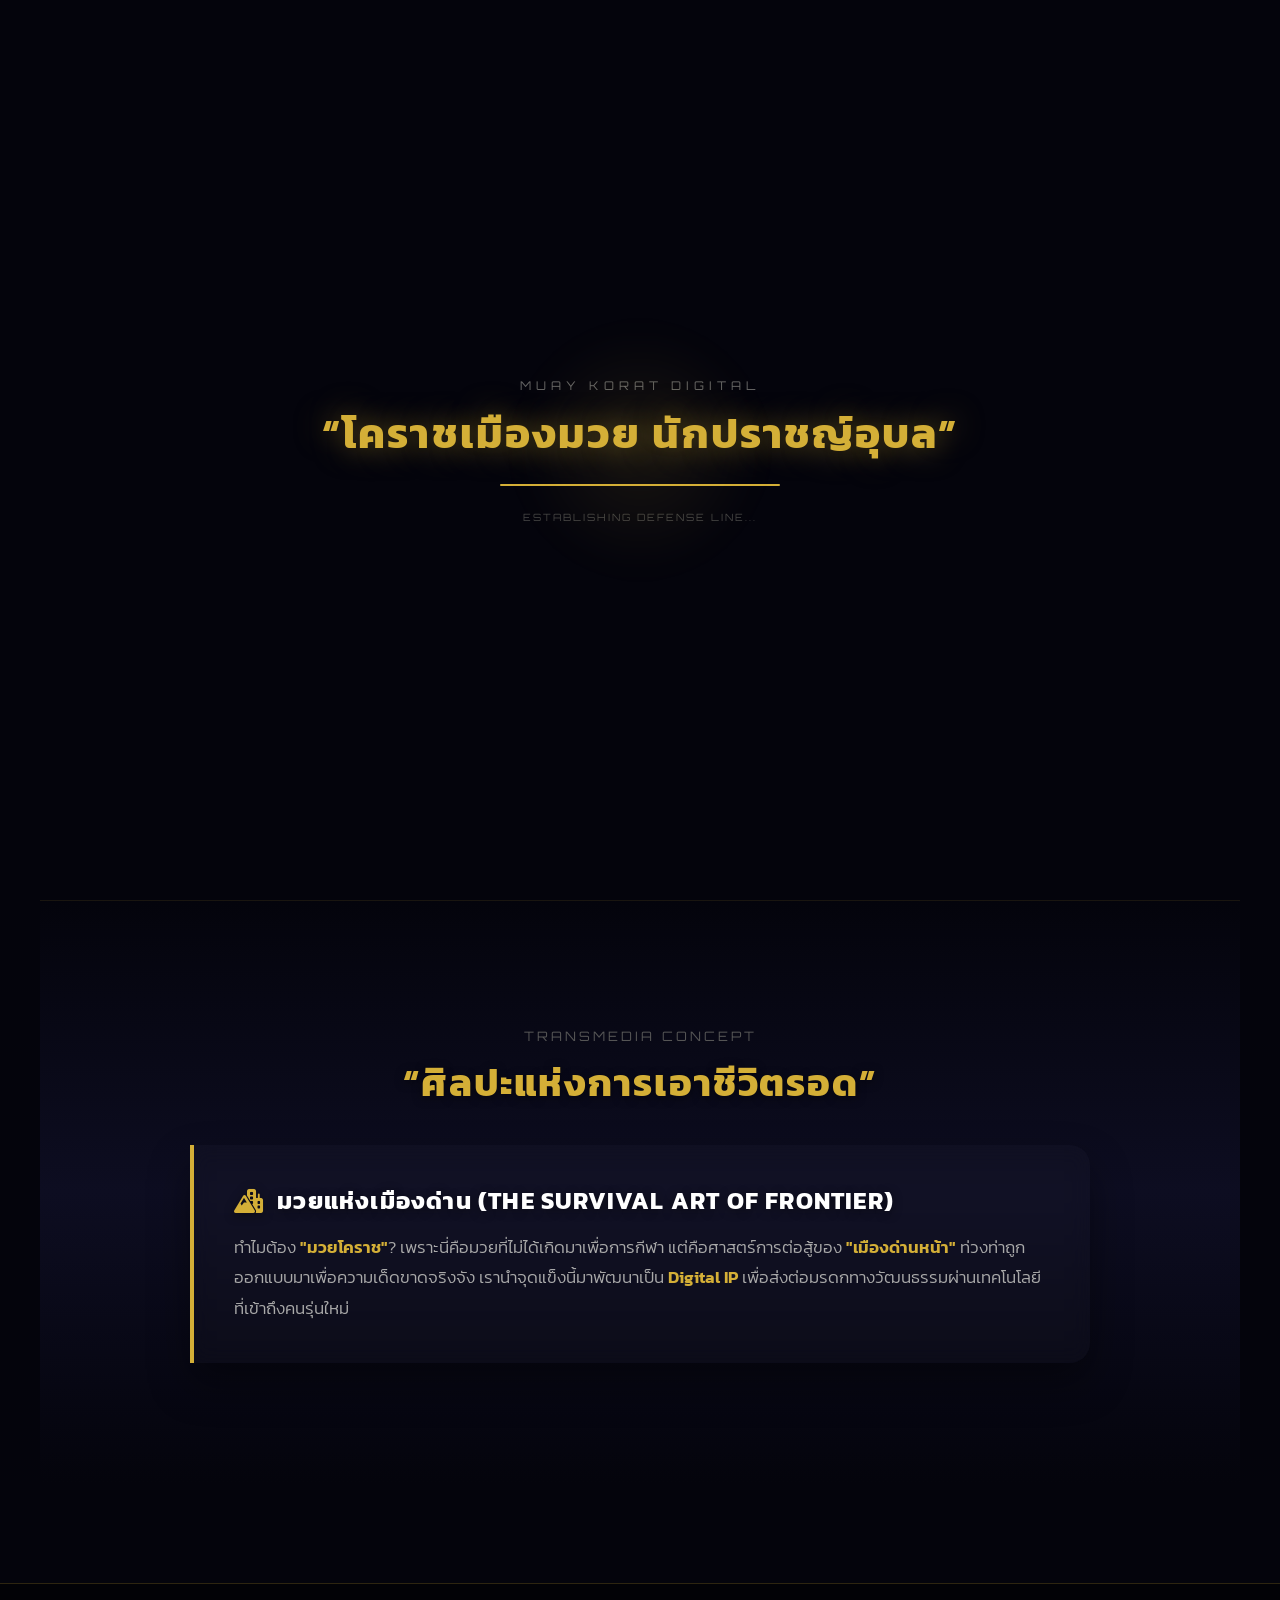
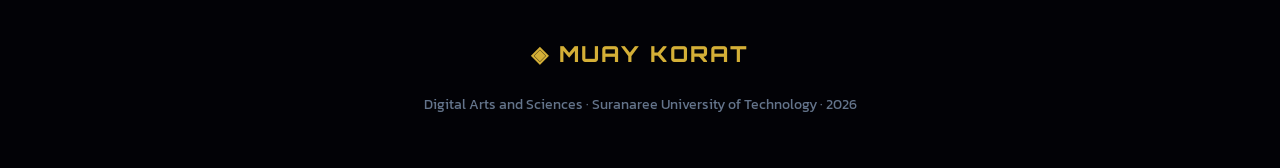
<file: index.html>
<!DOCTYPE html>
<html lang="th">
<head>
  <meta charset="UTF-8">
  <meta name="viewport" content="width=device-width, initial-scale=1.0">
  <title>MUAY KORAT — Interactive Learning Game 2026</title>

  <link rel="preconnect" href="https://fonts.googleapis.com">
  <link rel="preconnect" href="https://fonts.gstatic.com" crossorigin>
  <link href="https://fonts.googleapis.com/css2?family=Orbitron:wght@400;600;700;900&family=Sora:wght@300;400;500;600&family=Kanit:wght@300;400;500;600&display=swap" rel="stylesheet">
  <link rel="stylesheet" href="https://cdnjs.cloudflare.com/ajax/libs/font-awesome/6.4.0/css/all.min.css">
  <link rel="stylesheet" href="./css/style.css">

  <style>
    /* =========================================
       1. SPLASH SCREEN (PRELOADER) STYLE
       ========================================= */
    #custom-preloader {
      position: fixed;
      top: 0; left: 0; width: 100%; height: 100%;
      background: #04040c;
      z-index: 99999;
      display: flex; align-items: center; justify-content: center;
      transition: opacity 0.8s ease, visibility 0.8s ease;
    }

    .preloader-content { text-align: center; position: relative; }

    .preloader-orb {
      position: absolute; top: 50%; left: 50%; transform: translate(-50%, -50%);
      width: 250px; height: 250px;
      background: radial-gradient(circle, rgba(212,175,55,0.1) 0%, rgba(0,0,0,0) 70%);
      filter: blur(15px); animation: pulse 2s infinite ease-in-out;
    }

    .preloader-tagline {
      font-family: 'Kanit', sans-serif; color: #d4af37;
      font-size: 42px; font-weight: 700; margin: 10px 0 25px 0;
      text-shadow: 0 0 30px rgba(212, 175, 55, 0.5);
      animation: scaleUp 1.2s cubic-bezier(0.16, 1, 0.3, 1) forwards;
    }

    .preloader-bar {
      width: 280px; height: 2px; background: rgba(212, 175, 55, 0.1);
      margin: 0 auto 15px; border-radius: 2px; overflow: hidden;
    }

    .preloader-progress {
      width: 0%; height: 100%; background: #d4af37;
      box-shadow: 0 0 15px #d4af37;
      animation: loadProcess 2.5s cubic-bezier(0.1, 0.8, 0.2, 1) forwards;
    }

    @keyframes pulse { 0%, 100% { transform: translate(-50%, -50%) scale(1); opacity: 0.5; } 50% { transform: translate(-50%, -50%) scale(1.2); opacity: 0.8; } }
    @keyframes loadProcess { 0% { width: 0%; } 100% { width: 100%; } }
    @keyframes scaleUp { from { opacity: 0; transform: scale(0.9); } to { opacity: 1; transform: scale(1); } }

    /* =========================================
       2. NAVIGATION SYSTEM (FIXED & ALIGNED)
       ========================================= */
    nav {
      display: flex;
      justify-content: space-between;
      align-items: center;
      padding: 0 4%;
      background: rgba(4, 4, 12, 0.98);
      backdrop-filter: blur(15px);
      -webkit-backdrop-filter: blur(15px);
      border-bottom: 1px solid rgba(212, 175, 55, 0.15);
      position: fixed;
      top: 0; left: 0; width: 100%;
      height: 80px; 
      z-index: 10005; /* ยกระดับขึ้นเหนือกล่องสไลด์มือถือเพื่อไม่ให้ปุ่มปิดโดนทับ */
      box-sizing: border-box;
    }

    .nav-left-group { display: flex; align-items: center; gap: 15px; }

    .nav-logo {
      font-family: 'Orbitron', sans-serif;
      font-weight: 700; color: #fff; font-size: 20px;
      text-decoration: none; letter-spacing: 1px;
    }
    .nav-logo span { color: #d4af37; }

    .nav-links { display: flex; list-style: none; gap: 24px; margin: 0; padding: 0; }
    .nav-links a {
      color: #b0b0bc; text-decoration: none;
      font-family: 'Kanit', sans-serif; font-size: 15px; transition: color 0.3s;
    }
    .nav-links a:hover { color: #d4af37; }

    /* Dropdown Menu (Desktop) */
    .dropdown { position: relative; }
    .dropdown-menu {
      display: none;
      position: absolute;
      top: 100%; left: 0;
      background: #0a0a1a;
      border: 1px solid rgba(212, 175, 55, 0.2);
      list-style: none; padding: 10px 0;
      border-radius: 8px; min-width: 200px;
    }
    .dropdown:hover .dropdown-menu { display: block; }
    .dropdown-menu li a { padding: 8px 20px; display: block; }

    .nav-cta {
      background: linear-gradient(135deg, #d4af37 0%, #aa8416 100%);
      color: #04040c; padding: 10px 20px; border-radius: 30px;
      text-decoration: none; font-family: 'Orbitron', sans-serif;
      font-weight: 700; font-size: 13px; transition: 0.3s;
      box-shadow: 0 4px 15px rgba(212, 175, 55, 0.2);
    }
    .nav-cta:hover { transform: translateY(-2px); box-shadow: 0 6px 20px rgba(212, 175, 55, 0.4); }

    .hamburger {
      display: none; flex-direction: column; cursor: pointer; gap: 6px;
    }
    .hamburger span {
      display: block; width: 28px; height: 3px; background: #d4af37;
      border-radius: 3px; transition: 0.3s ease-in-out;
    }
    
    /* เอฟเฟกต์แปลงร่างปุ่มแฮมเบอร์เกอร์ */
    .hamburger.active span:nth-child(1) { transform: translateY(9px) rotate(45deg); }
    .hamburger.active span:nth-child(2) { opacity: 0; }
    .hamburger.active span:nth-child(3) { transform: translateY(-9px) rotate(-45deg); }

    /* MOBILE OVERLAY DESIGN (ขยับลงมาใต้แถบเมนูหลัก) */
    .nav-mobile-overlay {
      position: fixed; 
      top: 80px; /* ปรับเลื่อนลงมาไม่ให้ทับซ้อนแถบ Navbar ด้านบน */
      left: -100%; 
      width: 75%; 
      max-width: 320px;
      height: calc(100vh - 80px); /* ป้องกันการยืดทะลุขอบล่างของหน้าจอ */
      background: #060612; 
      z-index: 10001;
      display: flex; flex-direction: column; 
      padding: 40px 24px; /* รีเซ็ตช่องไฟพรีเมียมภายใน */
      transition: 0.4s cubic-bezier(0.1, 0.7, 0.1, 1);
      border-right: 1px solid rgba(212, 175, 55, 0.2);
      box-sizing: border-box; 
      overflow-y: auto;
    }
    .nav-mobile-overlay.active { left: 0; }
    
    .mobile-nav-item {
      color: #b0b0bc; text-decoration: none; font-size: 17px;
      font-family: 'Kanit', sans-serif; margin-bottom: 20px;
      display: flex; justify-content: space-between; align-items: center;
      cursor: pointer; transition: color 0.3s;
      border-bottom: 1px solid rgba(255,255,255,0.03);
      padding-bottom: 8px;
    }
    .mobile-nav-item i { font-size: 14px; transition: transform 0.3s ease; }
    .mobile-nav-item.active { color: #d4af37; }
    .mobile-nav-item.active i { transform: rotate(180deg); }

    .mobile-dropdown-content {
      max-height: 0; overflow: hidden;
      transition: max-height 0.3s ease-out;
      padding-left: 15px; display: flex; flex-direction: column;
    }
    .mobile-dropdown-content.open { max-height: 300px; margin-bottom: 15px; }

    .mobile-dropdown-content a {
      color: #8a8a98; text-decoration: none; font-size: 15px;
      font-family: 'Kanit', sans-serif; padding: 8px 0;
    }

    @media (max-width: 992px) {
      .nav-links { display: none; }
      .hamburger { display: flex; }
    }
    @media (max-width: 576px) {
      nav .nav-cta { display: none; }
    }
    @media (min-width: 577px) {
      .nav-mobile-overlay .nav-cta { display: none; }
    }

    /* =========================================
       3. CONTENT SECTIONS
       ========================================= */
    .narrative-section {
      background: linear-gradient(180deg, #04040c 0%, #0d0d21 50%, #04040c 100%);
      padding: 120px 24px; text-align: center;
      border-top: 1px solid rgba(212, 175, 55, 0.1);
    }

    .narrative-container {
      max-width: 900px; margin: 40px auto 0;
      background: rgba(255, 255, 255, 0.02);
      border-left: 4px solid #d4af37;
      padding: 40px; border-radius: 0 20px 20px 0;
      text-align: left; backdrop-filter: blur(10px);
      box-shadow: 0 20px 40px rgba(0,0,0,0.4);
    }

    .accent-gold { color: #d4af37; font-weight: 600; }
  </style>
</head>

<body>

  <!-- SPLASH SCREEN LAYER -->
  <div id="custom-preloader">
    <div class="preloader-content">
      <div class="preloader-orb"></div>
      <span style="font-family:'Orbitron'; color:#666; letter-spacing:5px; font-size:12px;">MUAY KORAT DIGITAL</span>
      <h2 class="preloader-tagline">“โคราชเมืองมวย นักปราชญ์อุบล”</h2>
      <div class="preloader-bar"><div class="preloader-progress"></div></div>
      <span style="font-family:'Orbitron'; color:#444; letter-spacing:2px; font-size:10px;">ESTABLISHING DEFENSE LINE...</span>
    </div>
  </div>

  <!-- MAIN NAVIGATION BAR -->
  <nav>
    <div class="nav-left-group">
      <div class="hamburger" id="hamburgerBtn" onclick="toggleMobileMenu()">
        <span></span><span></span><span></span>
      </div>
      <a href="index.html" class="nav-logo">◈ MUAY<span>KORAT</span></a>
    </div>

    <ul class="nav-links">
      <li class="dropdown">
        <a href="#">ภาพรวม ▾</a>
        <ul class="dropdown-menu">
          <li><a href="overview.html">เกี่ยวกับ</a></li>
          <li><a href="marketing.html">การวิเคราะห์ตลาด</a></li>
          <li><a href="history.html">ตำนานมวยโคราช</a></li>
          <li><a href="combat.html">ศิลปะการต่อสู้</a></li>
          <li><a href="training.html">การแต่งกายและการฝึกฝน</a></li>
        </ul>
      </li>
      <li><a href="slides.html">สไลด์นำเสนอ</a></li>
      <li><a href="game.html">ลองเล่นเกม</a></li>
      <li><a href="team.html">ทีมงาน</a></li>
    </ul>

    <a href="game.html" class="nav-cta">▶ PLAY GAME</a>
  </nav>

  <!-- MOBILE NAVIGATION SLIDE OVERLAY -->
  <div class="nav-mobile-overlay" id="mobileMenu">
    <div class="mobile-nav-item" onclick="toggleMobileDropdown(this)">
      <span>ภาพรวม</span><i class="fa-solid fa-chevron-down"></i>
    </div>
    <div class="mobile-dropdown-content" id="mobileOverviewDropdown">
      <a href="overview.html">เกี่ยวกับ</a>
      <a href="marketing.html">การวิเคราะห์ตลาด</a>
      <a href="history.html">ตำนานมวยโคราช</a>
      <a href="combat.html">ศิลปะการต่อสู้</a>
      <a href="training.html">การแต่งกายและการฝึกฝน</a>
    </div>

    <a href="slides.html" class="mobile-nav-item" style="justify-content: flex-start;">สไลด์นำเสนอ</a>
    <a href="game.html" class="mobile-nav-item" style="justify-content: flex-start;">ลองเล่นเกม</a>
    <a href="team.html" class="mobile-nav-item" style="justify-content: flex-start;">ทีมงาน</a>
    
    <a href="game.html" class="nav-cta" style="text-align: center; margin-top: 20px;">▶ PLAY GAME NOW</a>
  </div>

  <!-- HERO SECTION -->
  <section id="hero">
    <div class="hero-grid-bg"></div>
    <div class="hero-orb"></div>
    <div class="hero-badge"><i class="fa-solid fa-shield-halved"></i> SENIOR PROJECT · 2026</div>

    <h1 style="font-family: 'Orbitron', sans-serif; font-weight: 900;">MUAY<br><span class="accent">KORAT</span></h1>
    <p class="hero-tagline" style="font-family: 'Kanit', sans-serif; max-width: 750px;">
      ศาสตร์แห่งการเอาชีวิตรอดของนักรบเมืองด่านหน้า สู่ประสบการณ์การเรียนรู้เชิงโต้ตอบในรูปแบบ Digital Interactive Learning
    </p>

    <div class="hero-stats">
      <div class="stat-item"><span class="stat-val">3</span><span class="stat-lbl">Core Stances</span></div>
      <div class="stat-item"><span class="stat-val">2026</span><span class="stat-lbl">Year</span></div>
      <div class="stat-item"><span class="stat-val">SUT</span><span class="stat-lbl">University</span></div>
      <div class="stat-item"><span class="stat-val">4</span><span class="stat-lbl">Devs</span></div>
    </div>

    <div class="hero-actions">
      <a href="game.html" class="btn-primary">▶ PLAY DEMO</a>
      <a href="slides.html" class="btn-ghost">VIEW PROJECT DETAILS →</a>
    </div>
  </section>

  <!-- NARRATIVE SECTION -->
  <section class="narrative-section">
    <span style="color: #555; font-family: 'Orbitron'; letter-spacing: 3px; font-size: 13px;">TRANSMEDIA CONCEPT</span>
    <h2 style="font-family:'Kanit'; color:#d4af37; font-size:38px; font-weight:700; margin-top:10px;">“ศิลปะแห่งการเอาชีวิตรอด”</h2>
    
    <div class="narrative-container">
      <h3 style="color:#fff; font-family:'Kanit'; margin-bottom:15px; display:flex; align-items:center; gap:12px;">
        <i class="fa-solid fa-mountain-city" style="color:#d4af37;"></i> มวยแห่งเมืองด่าน (The Survival Art of Frontier)
      </h3>
      <p style="font-family:'Kanit'; color:#aaa; font-size:17px; line-height:1.8;">
        ทำไมต้อง <span class="accent-gold">"มวยโคราช"</span>? เพราะนี่คือมวยที่ไม่ได้เกิดมาเพื่อการกีฬา แต่คือศาสตร์การต่อสู้ของ <span class="accent-gold">"เมืองด่านหน้า"</span> 
        ท่วงท่าถูกออกแบบมาเพื่อความเด็ดขาดจริงจัง เรานำจุดแข็งนี้มาพัฒนาเป็น <span class="accent-gold">Digital IP</span> เพื่อส่งต่อมรดกทางวัฒนธรรมผ่านเทคโนโลยีที่เข้าถึงคนรุ่นใหม่
      </p>
    </div>
  </section>

  <!-- FOOTER -->
  <footer>
    <span class="footer-logo">◈ MUAY KORAT</span>
    <span class="footer-text">Digital Arts and Sciences · Suranaree University of Technology · 2026</span>
  </footer>

  <!-- SCRIPT CONTEXT CONTROL -->
  <script>
    // ปิด Splash Screen เมื่อโหลดองค์ประกอบเสร็จสิ้น
    window.addEventListener('DOMContentLoaded', () => {
      setTimeout(() => {
        const preloader = document.getElementById('custom-preloader');
        preloader.style.opacity = '0';
        setTimeout(() => { preloader.style.visibility = 'hidden'; }, 800);
      }, 2500); 
    });

    // ฟังก์ชันควบคุมแถบเมนูสไลด์บนมือถือ
    function toggleMobileMenu() {
      const btn = document.getElementById('hamburgerBtn');
      const menu = document.getElementById('mobileMenu');
      btn.classList.toggle('active');
      menu.classList.toggle('active');
      
      if(menu.classList.contains('active')) {
        document.body.style.overflow = 'hidden';
      } else {
        document.body.style.overflow = 'auto';
        // เคลียร์สถานะการเปิดของ Dropdown ภายในเมื่อปิดเมนูหลัก
        const dropdown = document.getElementById('mobileOverviewDropdown');
        const trigger = document.querySelector('.mobile-nav-item');
        if (dropdown && trigger) {
          dropdown.classList.remove('open');
          trigger.classList.remove('active');
        }
      }
    }

    // ฟังก์ชันควบคุมการพับ/กาง Accordion บนมือถือ
    function toggleMobileDropdown(element) {
      element.classList.toggle('active');
      document.getElementById('mobileOverviewDropdown').classList.toggle('open');
    }
  </script>
</body>
</html>
</file>
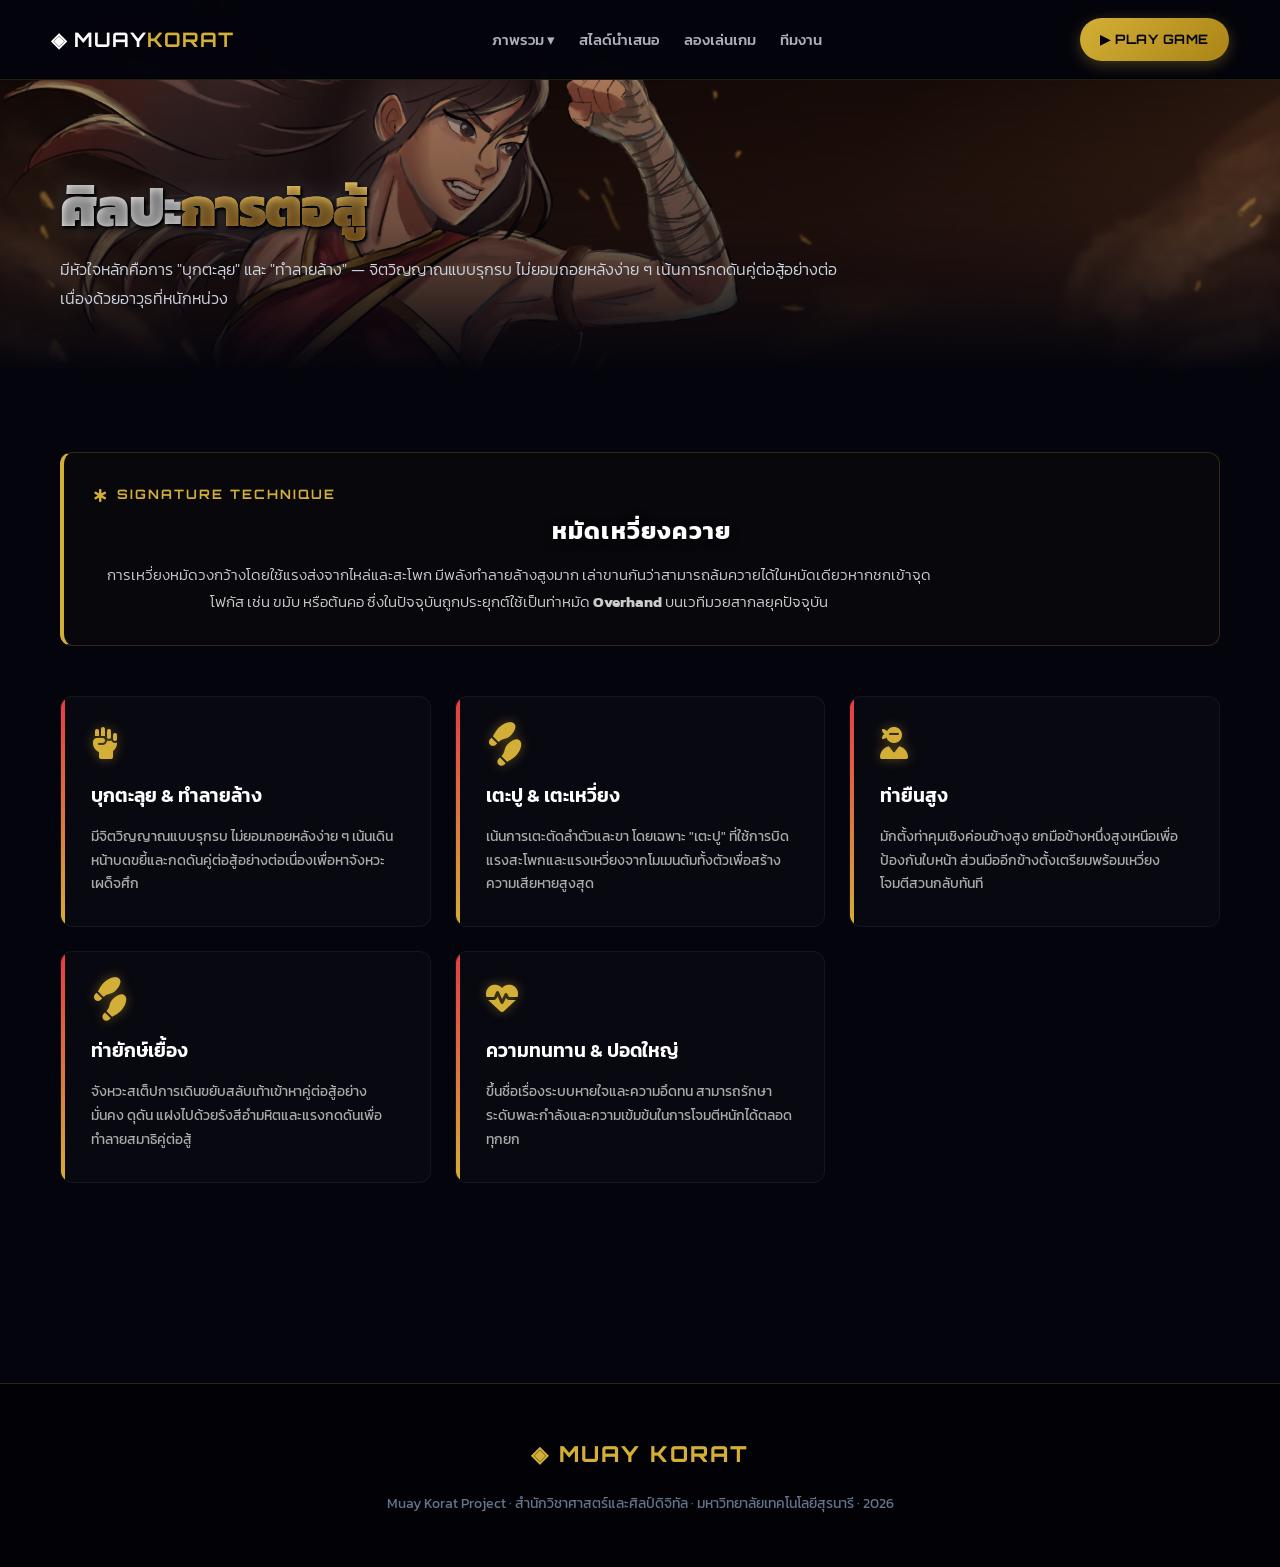
<file: combat.html>
<!DOCTYPE html>
<html lang="th">
<head>
<meta charset="UTF-8">
<meta name="viewport" content="width=device-width, initial-scale=1.0">
<title>ศิลปะการต่อสู้</title>

<link rel="preconnect" href="https://fonts.googleapis.com">
<link rel="preconnect" href="https://fonts.gstatic.com" crossorigin>
<link href="https://fonts.googleapis.com/css2?family=Orbitron:wght@400;600;700;900&family=Sora:wght@300;400;500;600&family=Kanit:wght@300;400;500;600;700;900&family=Mitr:wght@600;700&display=swap" rel="stylesheet">
<link rel="stylesheet" href="https://cdnjs.cloudflare.com/ajax/libs/font-awesome/6.4.0/css/all.min.css">
<link rel="stylesheet" href="css/style.css">

<style>
  /* =========================================================
     🛠️ สไตล์ FIXED NAVBAR & HAMBURGER ถอดจากต้นแบบเพื่อนเป๊ะ ๆ[cite: 2]
     ========================================================= */
  nav {
    display: flex;
    justify-content: space-between;
    align-items: center;
    padding: 0 4%;
    background: rgba(4, 4, 12, 0.98);
    backdrop-filter: blur(15px);
    -webkit-backdrop-filter: blur(15px);
    border-bottom: 1px solid rgba(212, 175, 55, 0.15);
    position: fixed;
    top: 0; left: 0; width: 100%;
    height: 80px; 
    z-index: 10005; /* ให้ Layer อยู่เหนือ Mobile Overlay เสมอ[cite: 2] */
    box-sizing: border-box;
    gap: 15px;
  }
  
  .nav-left-group {
    display: flex;
    align-items: center;
    gap: 15px;
  }

  .nav-logo {
    font-family: 'Orbitron', sans-serif;
    font-weight: 700; color: #fff; font-size: 20px;
    text-decoration: none; letter-spacing: 1px;
  }
  .nav-logo span { color: #d4af37; }
  
  .nav-links {
    display: flex;
    list-style: none;
    gap: 24px;
    margin: 0; padding: 0;
  }
  .nav-links a {
    color: #b0b0bc; text-decoration: none;
    font-family: 'Kanit', sans-serif; font-size: 15px;
    transition: color 0.3s;
  }
  .nav-links a:hover { color: #d4af37; }
  
  .nav-cta {
    background: linear-gradient(135deg, #d4af37 0%, #aa8416 100%);
    color: #04040c; padding: 10px 20px; border-radius: 30px;
    text-decoration: none; font-family: 'Orbitron', sans-serif;
    font-weight: 700; font-size: 13px; letter-spacing: 0.5px;
    transition: transform 0.3s, box-shadow 0.3s;
  }
  .nav-cta:hover {
    transform: translateY(-2px);
    box-shadow: 0 5px 15px rgba(212, 175, 55, 0.4);
  }

  .dropdown { position: relative; }
  .dropdown-menu {
    display: none;
    position: absolute;
    top: 100%; left: 0;
    background: #0a0a1a;
    border: 1px solid rgba(212, 175, 55, 0.2);
    list-style: none; padding: 10px 0;
    border-radius: 8px; min-width: 200px;
  }
  .dropdown:hover .dropdown-menu { display: block; }
  .dropdown-menu li a { padding: 8px 20px; display: block; }

  /* Hamburger Menu Style (3 ขีดซ้อน แปลงร่างเป็นกากบาท X)[cite: 2] */
  .hamburger {
    display: none; flex-direction: column; cursor: pointer; gap: 6px;
  }
  .hamburger span {
    display: block; width: 28px; height: 3px; background: #d4af37;
    border-radius: 3px; transition: 0.3s ease-in-out;
  }
  
  .hamburger.active span:nth-child(1) { transform: translateY(9px) rotate(45deg); }
  .hamburger.active span:nth-child(2) { opacity: 0; }
  .hamburger.active span:nth-child(3) { transform: translateY(-9px) rotate(-45deg); }

  /* MOBILE OVERLAY SYSTEM[cite: 2] */
  .nav-mobile-overlay {
    position: fixed; 
    top: 80px; /* ขยับลงมาใต้ Navbar พอดี ไม่บังปุ่มแฮมเบอร์เกอร์[cite: 2] */
    left: -100%; 
    width: 75%; 
    max-width: 320px;
    height: calc(100vh - 80px); 
    background: rgba(6, 6, 18, 0.98); 
    backdrop-filter: blur(20px);
    -webkit-backdrop-filter: blur(20px);
    z-index: 10001;
    display: flex; 
    flex-direction: column; 
    padding: 40px 24px; 
    transition: 0.4s cubic-bezier(0.1, 0.7, 0.1, 1);
    box-shadow: 10px 10px 30px rgba(0,0,0,0.5);
    border-right: 1px solid rgba(212, 175, 55, 0.15);
    box-sizing: border-box;
    overflow-y: auto;
  }
  .nav-mobile-overlay.active { left: 0; }
  
  .mobile-nav-item {
    color: #b0b0bc; text-decoration: none; font-size: 17px;
    font-family: 'Kanit', sans-serif; margin-bottom: 20px;
    display: flex; justify-content: space-between; align-items: center;
    cursor: pointer; transition: color 0.3s;
    border-bottom: 1px solid rgba(255,255,255,0.03);
    padding-bottom: 8px;
  }
  .mobile-nav-item:hover, .mobile-nav-item.active { color: #d4af37; }

  .mobile-nav-item i {
    font-size: 14px; transition: transform 0.3s ease;
  }
  .mobile-nav-item.active i { transform: rotate(180deg); }

  .mobile-dropdown-content {
    max-height: 0; overflow: hidden;
    transition: max-height 0.3s ease-out;
    padding-left: 15px; margin-bottom: 0;
    display: flex; flex-direction: column;
  }
  .mobile-dropdown-content.open {
    max-height: 300px;
    margin-bottom: 15px;
  }

  .mobile-dropdown-content a {
    color: #8a8a98; text-decoration: none; font-size: 15px;
    font-family: 'Kanit', sans-serif; padding: 8px 0;
    transition: color 0.3s; border-bottom: none;
  }
  .mobile-dropdown-content a:hover { color: #d4af37; }

  /* RESPONSIVE BREAKPOINTS */
  @media (max-width: 992px) {
    .nav-links { display: none; }
    .hamburger { display: flex; }
  }

  @media (max-width: 576px) {
    nav .nav-cta { display: none; }
  }
  @media (min-width: 577px) {
    .nav-mobile-overlay .nav-cta { display: none; }
  }

  /* =========================================================
     🎨 ส่วนควบคุมดีไซน์พื้นหลัง ภาพ แดงBG.PNG และเอฟเฟกต์ฟอนต์หน้าศิลปะการต่อสู้
     ========================================================= */
  .hero-bg-section {
    position: relative;
    padding: 130px 24px 60px;
    background: linear-gradient(180deg, rgba(4, 4, 12, 0.1) 0%, rgba(4, 4, 12, 0.5) 60%, #04040c 100%), 
                url('image/แดงBG.PNG') no-repeat center 35%/cover;
    background-attachment: scroll; 
    text-align: left;
  }

  .custom-game-font {
    font-family: 'Kanit', 'Mitr', sans-serif !important;
    font-weight: 900 !important;
    font-size: 54px !important;
    text-transform: uppercase;
    background: linear-gradient(10deg, #ffffff 30%, #b5b5b5 80%);
    -webkit-background-clip: text !important;
    -webkit-text-fill-color: transparent !important;
    filter: drop-shadow(2px 2px 1px rgba(0, 0, 0, 1)) drop-shadow(0px 0px 10px rgba(255,255,255,0.15));
    letter-spacing: -1px;
    display: inline-block;
    margin-top: 15px;
    margin-bottom: 15px;
  }
  
  .custom-game-font span {
    background: linear-gradient(180deg, #ffd366 20%, #b27a2a 80%);
    -webkit-background-clip: text !important;
    -webkit-text-fill-color: transparent !important;
  }

  nav, .nav-links a, .dropdown-menu a {
    font-family: 'Kanit', sans-serif !important;
  }

  .ov-card {
    display: flex;
    flex-direction: column;
    align-items: flex-start;
    justify-content: flex-start;
    box-sizing: border-box;
  }

  @media (max-width: 768px) {
    .custom-game-font {
      font-size: 36px !important;
    }
  }
</style>
</head>

<body>

<!-- NAVBAR (เพิ่มปุ่มแฮมเบอร์เกอร์จัดอยู่ในสถาปัตยกรรมแถบบนซ้ายคู่กับโลโก้ตามแบบเพื่อน)[cite: 2] -->
<nav>
  <div class="nav-left-group">
    <div class="hamburger" id="hamburgerBtn" onclick="toggleMobileMenu()">
      <span></span>
      <span></span>
      <span></span>
    </div>
    <a href="index.html" class="nav-logo">◈ MUAY<span>KORAT</span></a>
  </div>

  <!-- เมนูสำหรับคอมพิวเตอร์ Desktop -->
  <ul class="nav-links">
    <li class="dropdown">
      <a href="#">ภาพรวม ▾</a>
      <ul class="dropdown-menu">
        <li><a href="overview.html"> เกี่ยวกับ </a></li>
        <li><a href="marketing.html">การวิเคราะห์ตลาด</a></li>
        <li><a href="history.html">ตำนานมวยโคราช</a></li>
        <li><a href="combat.html">ศิลปะการต่อสู้</a></li>
        <li><a href="training.html">การแต่งกายและการฝึกฝน</a></li>
      </ul>
    </li>
    <li><a href="slides.html">สไลด์นำเสนอ</a></li>
    <li><a href="game.html">ลองเล่นเกม</a></li>
    <li><a href="team.html">ทีมงาน</a></li>
  </ul>

  <a href="game.html" class="nav-cta">▶ PLAY GAME</a>
</nav>

<!-- MOBILE NAVIGATION OVERLAY (ลิ้นชักเมนูดึงสไลด์จากด้านข้าง)[cite: 2] -->
<div class="nav-mobile-overlay" id="mobileMenu">
  <div class="mobile-nav-item" onclick="toggleMobileDropdown(this)">
    <span>ภาพรวม</span>
    <i class="fa-solid fa-chevron-down"></i>
  </div>
  <div class="mobile-dropdown-content" id="mobileOverviewDropdown">
    <a href="overview.html">เกี่ยวกับ</a>
    <a href="marketing.html">การวิเคราะห์ตลาด</a>
    <a href="history.html">ตำนานมวยโคราช</a>
    <a href="combat.html">ศิลปะการต่อสู้</a>
    <a href="training.html">การแต่งกายและการฝึกฝน</a>
  </div>

  <a href="slides.html" class="mobile-nav-item" style="justify-content: flex-start;">สไลด์นำเสนอ</a>
  <a href="game.html" class="mobile-nav-item" style="justify-content: flex-start;">ลองเล่นเกม</a>
  <a href="team.html" class="mobile-nav-item" style="justify-content: flex-start;">ทีมงาน</a>
  
  <a href="game.html" class="nav-cta" style="text-align: center; margin-top: 20px;">▶ PLAY GAME NOW</a>
</div>

<!-- HERO BACKGROUND SECTION -->
<div class="hero-bg-section">
  <div style="max-width: 1200px; margin: 0 auto; padding: 0 20px;">
    <div class="section-header">

    </div>
    <h2 class="custom-game-font">ศิลปะ<span>การต่อสู้</span></h2>
    <p class="section-sub" style="max-width: 800px; margin-bottom: 0;">
      มีหัวใจหลักคือการ "บุกตะลุย" และ "ทำลายล้าง" — จิตวิญญาณแบบรุกรบ ไม่ยอมถอยหลังง่าย ๆ 
      เน้นการกดดันคู่ต่อสู้อย่างต่อเนื่องด้วยอาวุธที่หนักหน่วง
    </p>
  </div>
</div>

<!-- MAIN CONTENT LAYOUT -->
<section style="max-width: 1200px; margin: -20px auto 0; padding-left: 20px; padding-right: 20px;">
  
  <div class="game-hero-card" style="margin-bottom: 50px; border-left: 4px solid var(--thai-gold-base); background: rgba(212,175,55,0.02); padding: 30px; border-radius: 12px;">
    <span style="font-size: 13px; color: var(--thai-gold-base); font-family: 'Orbitron', sans-serif; font-weight: 700; letter-spacing: 2px; display: flex; align-items: center; gap: 8px;">
      <i class="fa-solid fa-star-of-life"></i> SIGNATURE TECHNIQUE
    </span>
    <h2 style="margin-top: 10px; font-family: 'Kanit', sans-serif; color: #fff; font-size: 24px;">หมัดเหวี่ยงควาย</h2>
    <p style="font-size: 15px; color: #ccc; max-width: 850px; margin: 15px 0 0 0; line-height: 1.8; font-family: 'Kanit', sans-serif;">
      การเหวี่ยงหมัดวงกว้างโดยใช้แรงส่งจากไหล่และสะโพก มีพลังทำลายล้างสูงมาก เล่าขานกันว่าสามารถล้มควายได้ในหมัดเดียวหากชกเข้าจุดโฟกัส
      เช่น ขมับ หรือต้นคอ ซึ่งในปัจจุบันถูกประยุกต์ใช้เป็นท่าหมัด <b>Overhand</b> บนเวทีมวยสากลยุคปัจจุบัน
    </p>
  </div>

  <div class="overview-grid">
    <!-- CARD 1 -->
    <div class="ov-card" style="padding: 30px; background: rgba(255,255,255,0.02); border: 1px solid rgba(255,255,255,0.05); border-radius: 12px;">
      <div class="ov-icon" style="margin-bottom: 20px;">
        <i class="fa-solid fa-hand-fist" style="color: var(--thai-gold-base); font-size: 32px; display: block; text-shadow: 0 0 12px rgba(212,175,55,0.4);"></i>
      </div>
      <div class="ov-title" style="font-family: 'Kanit', sans-serif; font-size: 19px; font-weight: 600; color: #fff; margin-bottom: 12px;">บุกตะลุย &amp; ทำลายล้าง</div>
      <div class="ov-desc" style="color: #aaa; font-size: 14px; line-height: 1.7;">มีจิตวิญญาณแบบรุกรบ ไม่ยอมถอยหลังง่าย ๆ เน้นเดินหน้าบดขยี้และกดดันคู่ต่อสู้อย่างต่อเนื่องเพื่อหาจังหวะเผด็จศึก</div>
    </div>

    <!-- CARD 2 -->
    <div class="ov-card" style="padding: 30px; background: rgba(255,255,255,0.02); border: 1px solid rgba(255,255,255,0.05); border-radius: 12px;">
      <div class="ov-icon" style="margin-bottom: 20px;">
        <i class="fa-solid fa-shoe-prints" style="color: var(--thai-gold-base); font-size: 32px; display: block; text-shadow: 0 0 12px rgba(212,175,55,0.4); transform: rotate(-45deg);"></i>
      </div>
      <div class="ov-title" style="font-family: 'Kanit', sans-serif; font-size: 19px; font-weight: 600; color: #fff; margin-bottom: 12px;">เตะปู &amp; เตะเหวี่ยง</div>
      <div class="ov-desc" style="color: #aaa; font-size: 14px; line-height: 1.7;">เน้นการเตะตัดลำตัวและขา โดยเฉพาะ "เตะปู" ที่ใช้การบิดแรงสะโพกและแรงเหวี่ยงจากโมเมนตัมทั้งตัวเพื่อสร้างความเสียหายสูงสุด</div>
    </div>

    <!-- CARD 3 -->
    <div class="ov-card" style="padding: 30px; background: rgba(255,255,255,0.02); border: 1px solid rgba(255,255,255,0.05); border-radius: 12px;">
      <div class="ov-icon" style="margin-bottom: 20px;">
        <i class="fa-solid fa-user-ninja" style="color: var(--thai-gold-base); font-size: 32px; display: block; text-shadow: 0 0 12px rgba(212,175,55,0.4);"></i>
      </div>
      <div class="ov-title" style="font-family: 'Kanit', sans-serif; font-size: 19px; font-weight: 600; color: #fff; margin-bottom: 12px;">ท่ายืนสูง</div>
      <div class="ov-desc" style="color: #aaa; font-size: 14px; line-height: 1.7;">มักตั้งท่าคุมเชิงค่อนข้างสูง ยกมือข้างหนึ่งสูงเหนือเพื่อป้องกันใบหน้า ส่วนมืออีกข้างตั้งเตรียมพร้อมเหวี่ยงโจมตีสวนกลับทันที</div>
    </div>

    <!-- CARD 4 -->
    <div class="ov-card" style="padding: 30px; background: rgba(255,255,255,0.02); border: 1px solid rgba(255,255,255,0.05); border-radius: 12px;">
      <div class="ov-icon" style="margin-bottom: 20px;">
        <i class="fa-solid fa-shoe-prints" style="color: var(--thai-gold-base); font-size: 32px; display: block; text-shadow: 0 0 12px rgba(212,175,55,0.4); transform: rotate(-45deg);"></i>
      </div>
      <div class="ov-title" style="font-family: 'Kanit', sans-serif; font-size: 19px; font-weight: 600; color: #fff; margin-bottom: 12px;">ท่ายักษ์เยื้อง</div>
      <div class="ov-desc" style="color: #aaa; font-size: 14px; line-height: 1.7;">จังหวะสเต็ปการเดินขยับสลับเท้าเข้าหาคู่ต่อสู้อย่างมั่นคง ดุดัน แฝงไปด้วยรังสีอำมหิตและแรงกดดันเพื่อทำลายสมาธิคู่ต่อสู้</div>
    </div>

    <!-- CARD 5 -->
    <div class="ov-card" style="padding: 30px; background: rgba(255,255,255,0.02); border: 1px solid rgba(255,255,255,0.05); border-radius: 12px;">
      <div class="ov-icon" style="margin-bottom: 20px;">
        <i class="fa-solid fa-heart-pulse" style="color: var(--thai-gold-base); font-size: 32px; display: block; text-shadow: 0 0 12px rgba(212,175,55,0.4);"></i>
      </div>
      <div class="ov-title" style="font-family: 'Kanit', sans-serif; font-size: 19px; font-weight: 600; color: #fff; margin-bottom: 12px;">ความทนทาน &amp; ปอดใหญ่</div>
      <div class="ov-desc" style="color: #aaa; font-size: 14px; line-height: 1.7;">ขึ้นชื่อเรื่องระบบหายใจและความอึดทน สามารถรักษาระดับพละกำลังและความเข้มข้นในการโจมตีหนักได้ตลอดทุกยก</div>
    </div>
  </div>
</section>

</section>

<footer>
  <span class="footer-logo">◈ MUAY KORAT</span>
  <span class="footer-text">Muay Korat Project · สำนักวิชาศาสตร์และศิลป์ดิจิทัล · มหาวิทยาลัยเทคโนโลยีสุรนารี · 2026</span>
</footer>

<!-- JAVASCRIPT FOR MOBILE MENU & RESPONSIVE INTERACTION[cite: 2] -->
<script>
  function toggleMobileMenu() {
    const hamburgerBtn = document.getElementById('hamburgerBtn');
    const mobileMenu = document.getElementById('mobileMenu');
    
    hamburgerBtn.classList.toggle('active');
    mobileMenu.classList.toggle('active');
    
    if (mobileMenu.classList.contains('active')) {
      document.body.style.overflow = 'hidden';
    } else {
      document.body.style.overflow = 'auto';
      // รีเซ็ตการพับเก็บ Accordion ย่อยด้านในเมื่อผู้ใช้กดปิดหน้ากากเมนูหลัก[cite: 2]
      const dropdown = document.getElementById('mobileOverviewDropdown');
      const trigger = document.querySelector('.mobile-nav-item');
      if (dropdown && trigger) {
        dropdown.classList.remove('open');
        trigger.classList.remove('active');
      }
    }
  }

  function toggleMobileDropdown(element) {
    element.classList.toggle('active');
    const dropdownContent = document.getElementById('mobileOverviewDropdown');
    dropdownContent.classList.toggle('open');
  }
</script>
</body>
</html>
</file>
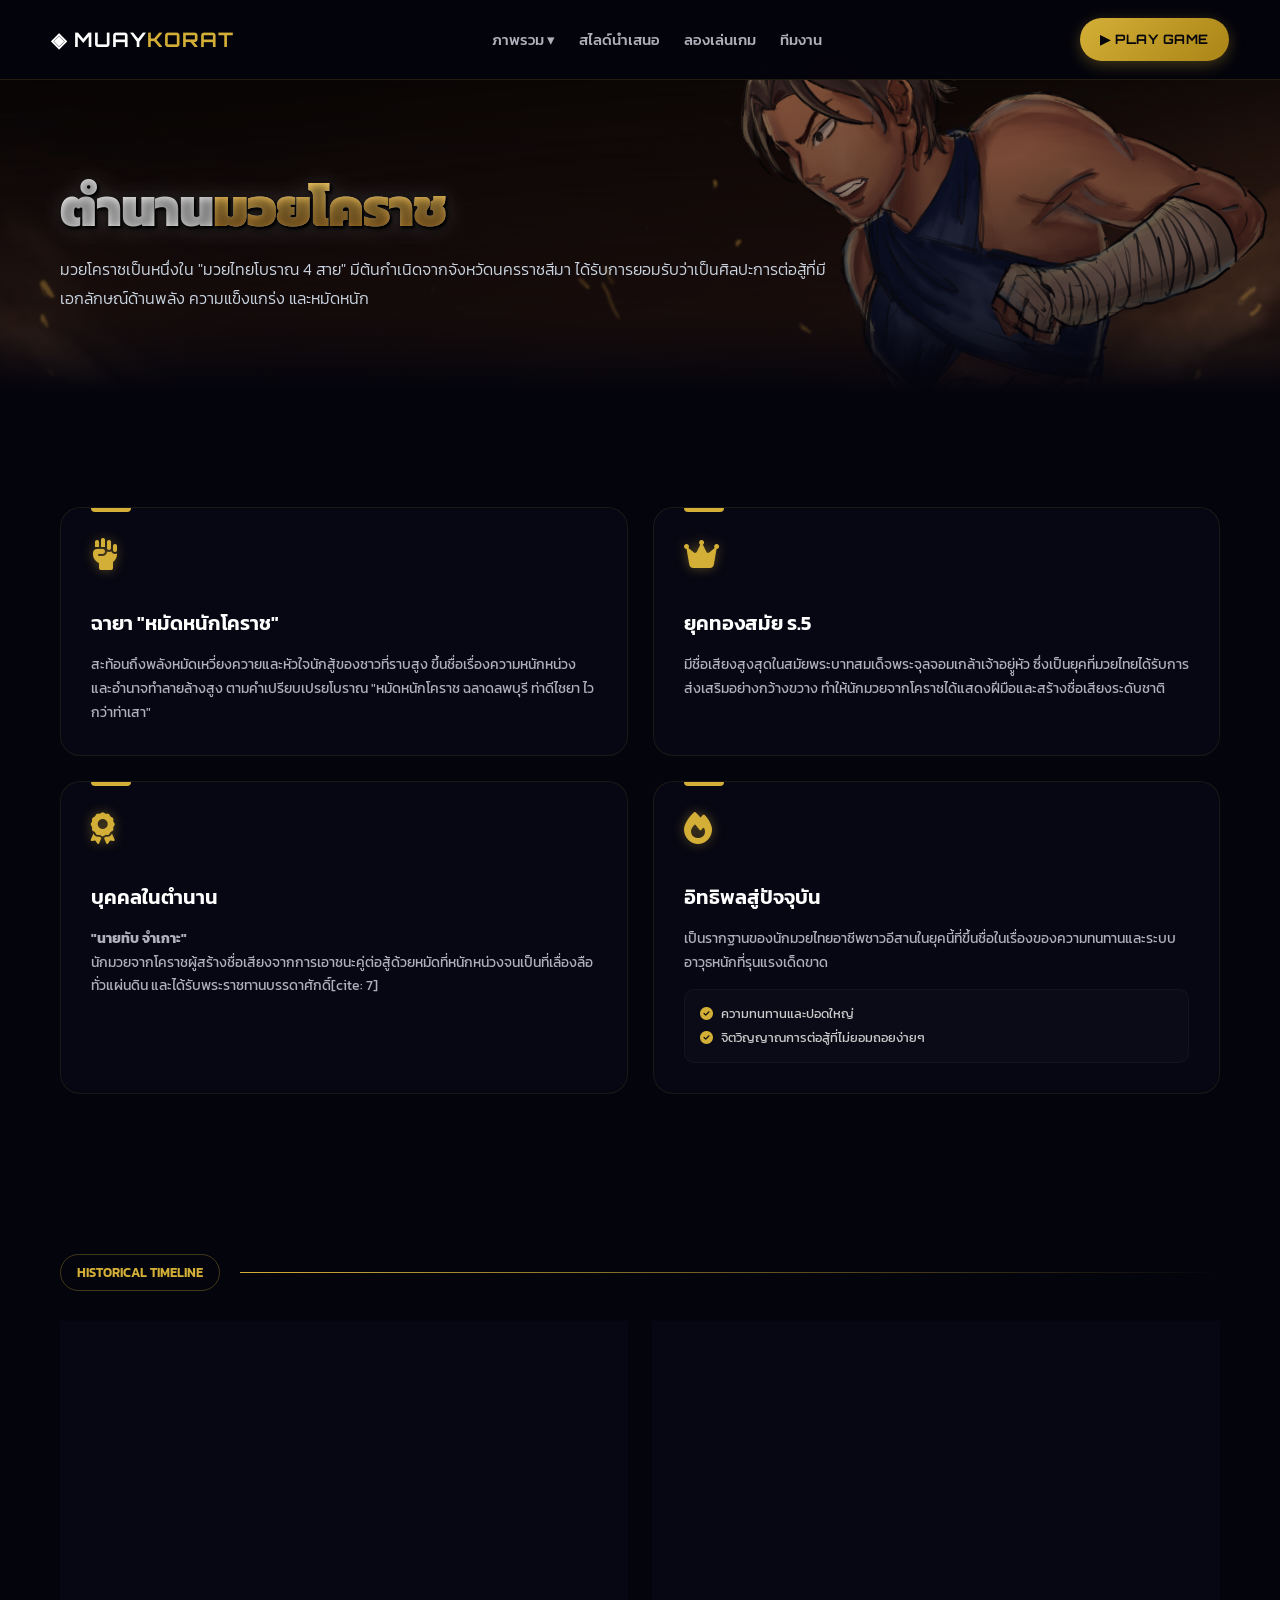
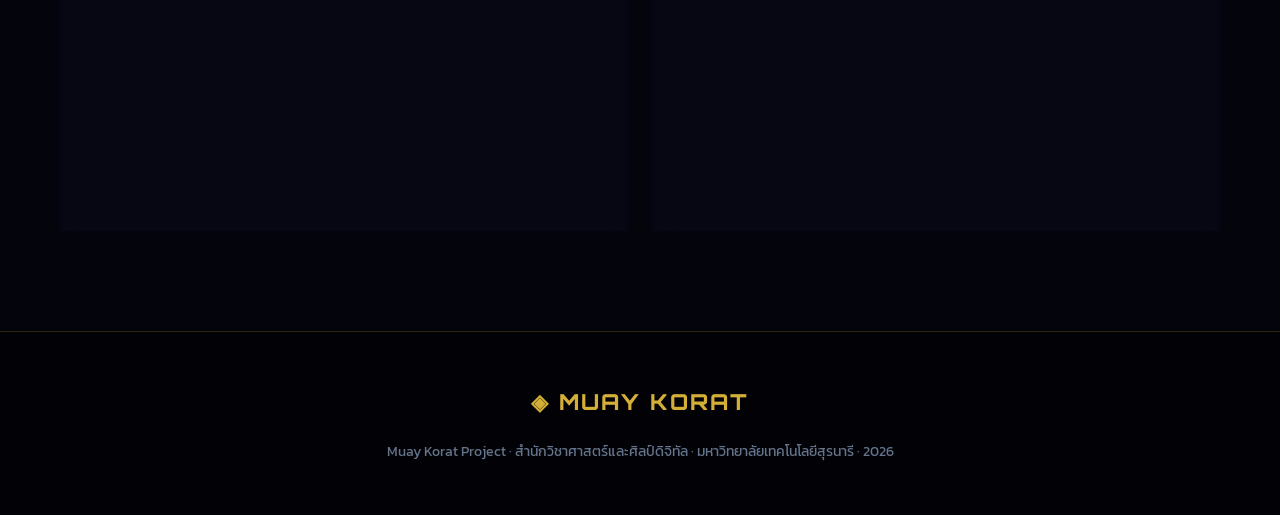
<file: history.html>
<!DOCTYPE html>
<html lang="th">
<head>
<meta charset="UTF-8">
<meta name="viewport" content="width=device-width, initial-scale=1.0">
<title>ตำนานมวยโคราช</title>

<link rel="preconnect" href="https://fonts.googleapis.com">
<link rel="preconnect" href="https://fonts.gstatic.com" crossorigin>
<link href="https://fonts.googleapis.com/css2?family=Orbitron:wght@400;600;700;900&family=Sora:wght@300;400;500;600&family=Kanit:wght@300;400;500;600;700;900&family=Mitr:wght@600;700&display=swap" rel="stylesheet">
<link rel="stylesheet" href="https://cdnjs.cloudflare.com/ajax/libs/font-awesome/6.4.0/css/all.min.css">
<link rel="stylesheet" href="css/style.css">

<style>
  /* =========================================================
     🛠️ สไตล์ FIXED NAVBAR & HAMBURGER ถอดจากต้นแบบเพื่อนเป๊ะ ๆ[cite: 2, 7]
     ========================================================= */
  nav {
    display: flex;
    justify-content: space-between;
    align-items: center;
    padding: 0 4%;
    background: rgba(4, 4, 12, 0.98);
    backdrop-filter: blur(15px);
    -webkit-backdrop-filter: blur(15px);
    border-bottom: 1px solid rgba(212, 175, 55, 0.15);
    position: fixed;
    top: 0; left: 0; width: 100%;
    height: 80px; 
    z-index: 10005;
    box-sizing: border-box;
    gap: 15px;
  }
  
  .nav-left-group {
    display: flex;
    align-items: center;
    gap: 15px;
  }

  .nav-logo {
    font-family: 'Orbitron', sans-serif;
    font-weight: 700; color: #fff; font-size: 20px;
    text-decoration: none; letter-spacing: 1px;
  }
  .nav-logo span { color: #d4af37; }
  
  .nav-links {
    display: flex;
    list-style: none;
    gap: 24px;
    margin: 0; padding: 0;
  }
  .nav-links a {
    color: #b0b0bc; text-decoration: none;
    font-family: 'Kanit', sans-serif; font-size: 15px;
    transition: color 0.3s;
  }
  .nav-links a:hover { color: #d4af37; }
  
  .nav-cta {
    background: linear-gradient(135deg, #d4af37 0%, #aa8416 100%);
    color: #04040c; padding: 10px 20px; border-radius: 30px;
    text-decoration: none; font-family: 'Orbitron', sans-serif;
    font-weight: 700; font-size: 13px; letter-spacing: 0.5px;
    transition: transform 0.3s, box-shadow 0.3s;
  }
  .nav-cta:hover {
    transform: translateY(-2px);
    box-shadow: 0 5px 15px rgba(212, 175, 55, 0.4);
  }

  .dropdown { position: relative; }
  .dropdown-menu {
    display: none;
    position: absolute;
    top: 100%; left: 0;
    background: #0a0a1a;
    border: 1px solid rgba(212, 175, 55, 0.2);
    list-style: none; padding: 10px 0;
    border-radius: 8px; min-width: 200px;
  }
  .dropdown:hover .dropdown-menu { display: block; }
  .dropdown-menu li a { padding: 8px 20px; display: block; }

  /* Hamburger Menu Style */
  .hamburger {
    display: none; flex-direction: column; cursor: pointer; gap: 6px;
  }
  .hamburger span {
    display: block; width: 28px; height: 3px; background: #d4af37;
    border-radius: 3px; transition: 0.3s ease-in-out;
  }
  
  .hamburger.active span:nth-child(1) { transform: translateY(9px) rotate(45deg); }
  .hamburger.active span:nth-child(2) { opacity: 0; }
  .hamburger.active span:nth-child(3) { transform: translateY(-9px) rotate(-45deg); }

  /* MOBILE OVERLAY SYSTEM */
  .nav-mobile-overlay {
    position: fixed; 
    top: 80px; 
    left: -100%; 
    width: 75%; 
    max-width: 320px;
    height: calc(100vh - 80px); 
    background: rgba(6, 6, 18, 0.98); 
    backdrop-filter: blur(20px);
    -webkit-backdrop-filter: blur(20px);
    z-index: 10001;
    display: flex; 
    flex-direction: column; 
    padding: 40px 24px; 
    transition: 0.4s cubic-bezier(0.1, 0.7, 0.1, 1);
    box-shadow: 10px 10px 30px rgba(0,0,0,0.5);
    border-right: 1px solid rgba(212, 175, 55, 0.15);
    box-sizing: border-box;
    overflow-y: auto;
  }
  .nav-mobile-overlay.active { left: 0; }
  
  .mobile-nav-item {
    color: #b0b0bc; text-decoration: none; font-size: 17px;
    font-family: 'Kanit', sans-serif; margin-bottom: 20px;
    display: flex; justify-content: space-between; align-items: center;
    cursor: pointer; transition: color 0.3s;
    border-bottom: 1px solid rgba(255,255,255,0.03);
    padding-bottom: 8px;
  }
  .mobile-nav-item:hover, .mobile-nav-item.active { color: #d4af37; }

  .mobile-nav-item i {
    font-size: 14px; transition: transform 0.3s ease;
  }
  .mobile-nav-item.active i { transform: rotate(180deg); }

  .mobile-dropdown-content {
    max-height: 0; overflow: hidden;
    transition: max-height 0.3s ease-out;
    padding-left: 15px; margin-bottom: 0;
    display: flex; flex-direction: column;
  }
  .mobile-dropdown-content.open {
    max-height: 300px;
    margin-bottom: 15px;
  }

  .mobile-dropdown-content a {
    color: #8a8a98; text-decoration: none; font-size: 15px;
    font-family: 'Kanit', sans-serif; padding: 8px 0;
    transition: color 0.3s; border-bottom: none;
  }
  .mobile-dropdown-content a:hover { color: #d4af37; }

  /* RESPONSIVE MEDIA QUERIES */
  @media (max-width: 992px) {
    .nav-links { display: none; }
    .hamburger { display: flex; }
    
    /* บังคับกล่องภาพรวม 4 บล็อกหลัก และ ไทม์ไลน์ ยุบลงแถวเดี่ยวเมื่อเปิดบนมือถือ ป้องกันขอบหลุดล้น */
    .overview-grid, .history-timeline-container { 
      grid-template-columns: 1fr !important; 
    }
  }

  @media (max-width: 576px) {
    nav .nav-cta { display: none; }
  }
  @media (min-width: 577px) {
    .nav-mobile-overlay .nav-cta { display: none; }
  }

  /* =========================================================
     🎨 ส่วนคุมดีไซน์พื้นหลังและฟอนต์หน้าตำนานมวยโคราชของคุณ
     ========================================================= */
  .hero-bg-section {
    position: relative;
    padding: 130px 24px 80px;
    background: linear-gradient(180deg, rgba(4, 4, 12, 0.15) 0%, rgba(4, 4, 12, 0.6) 80%, #04040c 100%), 
                url('image/ตำนานมวยโคราช.PNG') no-repeat center 10%/cover;
    background-attachment: scroll; 
    text-align: left;
  }

  .custom-game-font {
    font-family: 'Kanit', 'Mitr', sans-serif !important;
    font-weight: 900 !important;
    font-size: 54px !important;
    text-transform: uppercase;
    background: linear-gradient(10deg, #ffffff 30%, #b5b5b5 80%);
    -webkit-background-clip: text !important;
    -webkit-text-fill-color: transparent !important;
    filter: drop-shadow(2px 2px 1px rgba(0, 0, 0, 1)) drop-shadow(0px 0px 10px rgba(255,255,255,0.15));
    letter-spacing: -1px;
    display: inline-block;
    margin-top: 15px;
    margin-bottom: 15px;
  }
  .custom-game-font span {
    background: linear-gradient(180deg, #ffd366 20%, #b27a2a 80%);
    -webkit-background-clip: text !important;
    -webkit-text-fill-color: transparent !important;
  }

  nav, .nav-links a, .dropdown-menu a {
    font-family: 'Kanit', sans-serif !important;
  }

  /* รูปแบบกล่องสไตล์การ์ดภาพรวมเสริมเส้นสีทองคำแท้ด้านบนให้ดูโปรสไตล์โมเดิร์นเกม[cite: 13] */
  .ov-card, .history-timeline-card {
    background: rgba(10, 10, 26, 0.6) !important;
    border: 1px solid rgba(212, 175, 55, 0.1) !important;
    border-radius: 20px !important;
    backdrop-filter: blur(8px);
    -webkit-backdrop-filter: blur(8px);
    position: relative;
    box-sizing: border-box;
    transition: all 0.4s cubic-bezier(0.16, 1, 0.3, 1);
  }
  .ov-card:hover, .history-timeline-card:hover {
    transform: translateY(-5px);
    border-color: rgba(212, 175, 55, 0.4) !important;
    background: rgba(15, 15, 38, 0.85) !important;
    box-shadow: 0 20px 40px rgba(212, 175, 55, 0.08);
  }
  .ov-card::before, .history-timeline-card::before {
    content: '';
    position: absolute;
    top: 0; left: 30px; width: 40px; height: 4px;
    background: #d4af37;
    border-radius: 0 0 4px 4px;
  }

  /* กล่องเลย์เอาต์โครงสร้างไทม์ไลน์ประวัติศาสตร์ชุดใหม่ */
  .history-timeline-container {
    display: grid;
    grid-template-columns: repeat(2, 1fr);
    gap: 25px;
  }

  .history-timeline-card {
    padding: 40px; 
  }

  .history-timeline-card h3 {
    font-family: 'Kanit', sans-serif;
    font-size: 22px;
    color: #fff;
    margin-top: 15px;
    margin-bottom: 15px;
  }

  .history-timeline-card h3 span {
    color: #ffd366;
  }

  .history-timeline-card p {
    color: #ccc;
    font-size: 15px;
    line-height: 1.8;
    margin-bottom: 0;
  }

  .history-timeline-card ul {
    margin-top: 15px;
    padding-left: 20px;
    color: #aaa;
    font-size: 14px;
    line-height: 1.8;
  }

  .history-timeline-card ul li strong {
    color: #ffd366;
  }

  .market-sub-section {
    margin-top: 15px; 
    background: rgba(255, 255, 255, 0.02); 
    padding: 12px 15px; 
    border-radius: 10px; 
    border: 1px solid rgba(255,255,255,0.03); 
    width: 100%; 
    box-sizing: border-box;
  }

  @media (max-width: 768px) {
    .custom-game-font {
      font-size: 36px !important;
    }
  }
</style>
</head>

<body>

<!-- NAVBAR -->
<nav>
  <div class="nav-left-group">
    <!-- แก้ไขสลับฟังก์ชันเรียกใช้ออโต้วงเล็บปิดตามไฟล์ต้นฉบับของเพื่อนเพื่อสิทธิ์สัมผัสที่ถูกต้อง[cite: 2] -->
    <div class="hamburger" id="hamburgerBtn" onclick="toggleMobileMenu()">
      <span></span>
      <span></span>
      <span></span>
    </div>
    <a href="index.html" class="nav-logo">◈ MUAY<span>KORAT</span></a>
  </div>

  <ul class="nav-links">
    <li class="dropdown">
      <a href="#">ภาพรวม ▾</a>
      <ul class="dropdown-menu">
        <li><a href="overview.html"> เกี่ยวกับ </a></li>
        <li><a href="marketing.html">การวิเคราะห์ตลาด</a></li>
        <li><a href="history.html">ตำนานมวยโคราช</a></li>
        <li><a href="combat.html">ศิลปะการต่อสู้</a></li>
        <li><a href="training.html">การแต่งกายและการฝึกฝน</a></li>
      </ul>
    </li>
    <li><a href="slides.html">สไลด์นำเสนอ</a></li>
    <li><a href="game.html">ลองเล่นเกม</a></li>
    <li><a href="team.html">ทีมงาน</a></li>
  </ul>

  <a href="game.html" class="nav-cta">▶ PLAY GAME</a>
</nav>

<!-- MOBILE NAVIGATION OVERLAY[cite: 2, 7] -->
<div class="nav-mobile-overlay" id="mobileMenu">
  <div class="mobile-nav-item" onclick="toggleMobileDropdown(this)">
    <span>ภาพรวม</span>
    <i class="fa-solid fa-chevron-down"></i>
  </div>
  <div class="mobile-dropdown-content" id="mobileOverviewDropdown">
    <a href="overview.html">เกี่ยวกับ</a>
    <a href="marketing.html">การวิเคราะห์ตลาด</a>
    <a href="history.html">ตำนานมวยโคราช</a>
    <a href="combat.html">ศิลปะการต่อสู้</a>
    <a href="training.html">การแต่งกายและการฝึกฝน</a>
  </div>

  <a href="slides.html" class="mobile-nav-item" style="justify-content: flex-start;">สไลด์นำเสนอ</a>
  <a href="game.html" class="mobile-nav-item" style="justify-content: flex-start;">ลองเล่นเกม</a>
  <a href="team.html" class="mobile-nav-item" style="justify-content: flex-start;">ทีมงาน</a>
  
  <a href="game.html" class="nav-cta" style="text-align: center; margin-top: 20px;">▶ PLAY GAME NOW</a>
</div>

<!-- HERO BACKGROUND SECTION -->
<div class="hero-bg-section">
  <div style="max-width: 1200px; margin: 0 auto; padding: 0 20px;">
    <div class="section-header">

    </div>
    <h2 class="custom-game-font">ตำนาน<span>มวยโคราช</span></h2>
    <p class="section-sub" style="max-width: 800px; margin-bottom: 0;">
      มวยโคราชเป็นหนึ่งใน "มวยไทยโบราณ 4 สาย" มีต้นกำเนิดจากจังหวัดนครราชสีมา
      ได้รับการยอมรับว่าเป็นศิลปะการต่อสู้ที่มีเอกลักษณ์ด้านพลัง ความแข็งแกร่ง และหมัดหนัก
    </p>
  </div>
</div>

<!-- MAIN CONTENT GRID LAYOUT -->
<section style="max-width: 1200px; margin: -20px auto 0; padding-left: 20px; padding-right: 20px;">
  
  <!-- 🛠️ อัปเดตโครงสร้างระบบการ์ดภาพรวม 4 บล็อกหลัก เรียงแบบ บน 2 ล่าง 2 เสมอกันพรีเมียม[cite: 9] -->
  <div class="overview-grid" style="display: grid; grid-template-columns: repeat(2, 1fr); gap: 25px; margin-top: 35px;">
    
    <!-- CARD 1: ฉายา "หมัดหนักโคราช" -->
    <div class="ov-card" style="padding: 30px; display: flex; flex-direction: column; align-items: flex-start; justify-content: flex-start;">
      <div class="ov-icon" style="margin-bottom: 20px;">
        <i class="fa-solid fa-hand-fist" style="color: var(--thai-gold-base, #d4af37); font-size: 32px; display: block; text-shadow: 0 0 12px rgba(212,175,55,0.4);"></i>
      </div>
      <div class="ov-title" style="font-family: 'Kanit', sans-serif; font-size: 20px; font-weight: 600; color: #fff; margin-top: 15px; margin-bottom: 12px;">ฉายา "หมัดหนักโคราช"</div>
      <div class="ov-desc" style="color: #b0b0bc; font-size: 14px; line-height: 1.7; font-family: 'Kanit', sans-serif;">
        สะท้อนถึงพลังหมัดเหวี่ยงควายและหัวใจนักสู้ของชาวที่ราบสูง ขึ้นชื่อเรื่องความหนักหน่วงและอำนาจทำลายล้างสูง ตามคำเปรียบเปรยโบราณ "หมัดหนักโคราช ฉลาดลพบุรี ท่าดีไชยา ไวกว่าท่าเสา"
      </div>
    </div>

    <!-- CARD 2: ยุคทองสมัย ร.5 -->
    <div class="ov-card" style="padding: 30px; display: flex; flex-direction: column; align-items: flex-start; justify-content: flex-start;">
      <div class="ov-icon" style="margin-bottom: 20px;">
        <i class="fa-solid fa-crown" style="color: var(--thai-gold-base, #d4af37); font-size: 32px; display: block; text-shadow: 0 0 12px rgba(212,175,55,0.4);"></i>
      </div>
      <div class="ov-title" style="font-family: 'Kanit', sans-serif; font-size: 20px; font-weight: 600; color: #fff; margin-top: 15px; margin-bottom: 12px;">ยุคทองสมัย ร.5</div>
      <div class="ov-desc" style="color: #b0b0bc; font-size: 14px; line-height: 1.7; font-family: 'Kanit', sans-serif;">
        มีชื่อเสียงสูงสุดในสมัยพระบาทสมเด็จพระจุลจอมเกล้าเจ้าอยูู่หัว ซึ่งเป็นยุคที่มวยไทยได้รับการส่งเสริมอย่างกว้างขวาง ทำให้นักมวยจากโคราชได้แสดงฝีมือและสร้างชื่อเสียงระดับชาติ
      </div>
    </div>

    <!-- CARD 3: บุคคลในตำนาน -->
    <div class="ov-card" style="padding: 30px; display: flex; flex-direction: column; align-items: flex-start; justify-content: flex-start;">
      <div class="ov-icon" style="margin-bottom: 20px;">
        <i class="fa-solid fa-award" style="color: var(--thai-gold-base, #d4af37); font-size: 32px; display: block; text-shadow: 0 0 12px rgba(212,175,55,0.4);"></i>
      </div>
      <div class="ov-title" style="font-family: 'Kanit', sans-serif; font-size: 20px; font-weight: 600; color: #fff; margin-top: 15px; margin-bottom: 12px;">บุคคลในตำนาน</div>
      <div class="ov-desc" style="color: #b0b0bc; font-size: 14px; line-height: 1.7; font-family: 'Kanit', sans-serif;">
        <b>"นายทับ จำเกาะ"</b><br>
        นักมวยจากโคราชผู้สร้างชื่อเสียงจากการเอาชนะคู่ต่อสู้ด้วยหมัดที่หนักหน่วงจนเป็นที่เลื่องลือทั่วแผ่นดิน และได้รับพระราชทานบรรดาศักดิ์[cite: 7]
      </div>
    </div>

    <!-- CARD 4: อิทธิพลสู่ปัจจุบัน -->
    <div class="ov-card" style="padding: 30px; display: flex; flex-direction: column; align-items: flex-start; justify-content: flex-start;">
      <div class="ov-icon" style="margin-bottom: 20px;">
        <i class="fa-solid fa-fire" style="color: var(--thai-gold-base, #d4af37); font-size: 32px; display: block; text-shadow: 0 0 12px rgba(212,175,55,0.4);"></i>
      </div>
      <div class="ov-title" style="font-family: 'Kanit', sans-serif; font-size: 20px; font-weight: 600; color: #fff; margin-top: 15px; margin-bottom: 12px;">อิทธิพลสู่ปัจจุบัน</div>
      <div class="ov-desc" style="color: #b0b0bc; font-size: 14px; line-height: 1.7; font-family: 'Kanit', sans-serif; width: 100%;">
        เป็นรากฐานของนักมวยไทยอาชีพชาวอีสานในยุคนี้ที่ขึ้นชื่อในเรื่องของความทนทานและระบบอาวุธหนักที่รุนแรงเด็ดขาด
        <div class="market-sub-section">
          <span style="font-size:13px; color:#ccc;"><i class="fa-solid fa-circle-check" style="color:#d4af37; margin-right: 5px;"></i> ความทนทานและปอดใหญ่</span><br style="margin-bottom: 5px;">
          <span style="font-size:13px; color:#ccc;"><i class="fa-solid fa-circle-check" style="color:#d4af37; margin-right: 5px;"></i> จิตวิญญาณการต่อสู้ที่ไม่ยอมถอยง่ายๆ</span>
        </div>
      </div>
    </div>

  </div>
</section>

<!-- HISTORICAL TIMELINE SECTION -->
<section style="max-width: 1200px; margin: 60px auto; padding: 0 20px;">
  <div class="section-header">
    <span class="section-tag">HISTORICAL TIMELINE</span>
    <div class="section-line"></div>
  </div>
  
  <div class="history-timeline-container">
    
    <!-- 1. ยุคต้น -->
    <div class="history-timeline-card">
      <div style="font-family: 'Orbitron'; color: #d4af37; letter-spacing: 2px; font-size: 13px; font-weight: 700;"><i class="fa-solid fa-shield-halved" style="text-shadow: 0 0 10px rgba(212,175,55,0.4);"></i> EARLY ERA</div>
      <h3>ยุคต้น: <span>สายเลือดนักรบเมืองหน้าด่าน (สมัยอยุธยา - ต้นรัตนโกสินทร์)</span></h3>
      <p>
        นครราชสีมา (โคราช) มีสถานะเป็น "เมืองหน้าด่านชั้นเอก" มาตั้งแต่สมัยอยุธยา ทำให้ต้องรับมือกับศึกสงครามอยู่เสมอ ชาวเมืองโคราชจึงต้องฝึกฝนการต่อสู้ด้วยอาวุธสั้นควบคู่ไปกับศิลปะมือเปล่าเพื่อปกป้องบ้านเมือง ทำให้ความแข็งแกร่งและวิชาการต่อสู้ถูกฝังรากลึกอยู่ในสายเลือดและวิถีชีวิตของคนโคราชมาหลายชั่วอายุคน
      </p>
      <p style="margin-top: 15px; color: #b0b0bc;">
        เมื่อบ้านเมืองเข้าสู่ความสงบ วิชาการต่อสู้เหล่านี้จึงถูกปรับเปลี่ยนมาเป็นการประลองฝีมือตามงานวัด หรืองานศพ โดยจะใช้ทหารตีฆ้องร้องป่าวประกาศหานักชก เมื่อมีคนสนใจก็จะมาทำการ "เปรียบมวย" (กะขนาดรูปร่างและฝีมือที่ทัดเทียมกันโดยไม่มีการชั่งน้ำหนัก) แล้วจึงกำหนดวันชก
      </p>
    </div>

    <!-- 2. ยุคทอง -->
    <div class="history-timeline-card">
      <div style="font-family: 'Orbitron'; color: #d4af37; letter-spacing: 2px; font-size: 13px; font-weight: 700;"><i class="fa-solid fa-crown" style="text-shadow: 0 0 10px rgba(212,175,55,0.4);"></i> GOLDEN ERA</div>
      <h3>ยุคทอง: <span>มวยคาดเชือกหน้าพระที่นั่ง (สมัยรัชกาลที่ 5)</span></h3>
      <p>
        ยุคนี้ถือเป็นจุดสูงสุดของมวยโคราช เมื่อพระบาทสมเด็จพระจุลจอมเกล้าเจ้าอยู่หัว (รัชกาลที่ 5) ทรงโปรดเกล้าฯ ให้มีการจัดแข่งขันมวยคาดเชือกหน้าพระที่นั่ง โดยให้หัวเมืองต่างๆ คัดเลือกนักมวยฝีมือดีเข้ามาประลองกัน
      </p>
      <p style="margin-top: 15px; color: #b0b0bc;">
        ในยุคนั้น นักมวยจากโคราชภายใต้การสนับสนุนของ พระเหมสมาหาร ได้สร้างชื่อเสียงอย่างมาก จนทำให้นักมวยโคราชชื่อ นายแดง ไทยประเสริฐ โชว์ฝีมือชนะคู่ต่อสู้จนเป็นที่พอพระราชหฤทัย และได้รับพระราชทานบรรดาศักดิ์เป็นขุนหมื่นครูมวย นามว่า "หมื่นชงัดเชิงชก"
      </p>
      <ul style="border-top: 1px solid rgba(255,255,255,0.05); padding-top: 15px; margin-top: 15px;">
        <span style="font-size: 13px; color: #888; display: block; margin-bottom: 8px;">หมายเหตุ: ในคราวเดียวกันนั้น มีนักมวยอีก 2 ท่านที่ได้รับบรรดาศักดิ์คือ</span>
        <li><strong>นายปล่อง จำนงค์ทอง (จากไชยา):</strong> ได้เป็น "หมื่นมวยมีชื่อ"</li>
        <li><strong>นายกลึง โตสะอาด (จากลพบุรี):</strong> ได้เป็น "หมื่นมือแม่นหมัด"</li>
      </ul>
    </div>

  </div>
</section>

<footer>
  <span class="footer-logo">◈ MUAY KORAT</span>
  <span class="footer-text">Muay Korat Project · สำนักวิชาศาสตร์และศิลป์ดิจิทัล · มหาวิทยาลัยเทคโนโลยีสุรนารี · 2026</span>
</footer>

<!-- JAVASCRIPT FOR MOBILE MENU & RESPONSIVE INTERACTION[cite: 2] -->
<script>
  function toggleMobileMenu() {
    const hamburgerBtn = document.getElementById('hamburgerBtn');
    const mobileMenu = document.getElementById('mobileMenu');
    
    hamburgerBtn.classList.toggle('active');
    mobileMenu.classList.toggle('active');
    
    if (mobileMenu.classList.contains('active')) {
      document.body.style.overflow = 'hidden';
    } else {
      document.body.style.overflow = 'auto';
      // รีเซ็ตการพับเก็บ Accordion ย่อยด้านในเมื่อผู้ใช้กดปิดหน้ากากเมนูหลัก[cite: 2]
      const dropdown = document.getElementById('mobileOverviewDropdown');
      const trigger = document.querySelector('.mobile-nav-item');
      if (dropdown && trigger) {
        dropdown.classList.remove('open');
        trigger.classList.remove('active');
      }
    }
  }

  function toggleMobileDropdown(element) {
    element.classList.toggle('active');
    const dropdownContent = document.getElementById('mobileOverviewDropdown');
    dropdownContent.classList.toggle('open');
  }
</script>
</body>
</html>
</file>
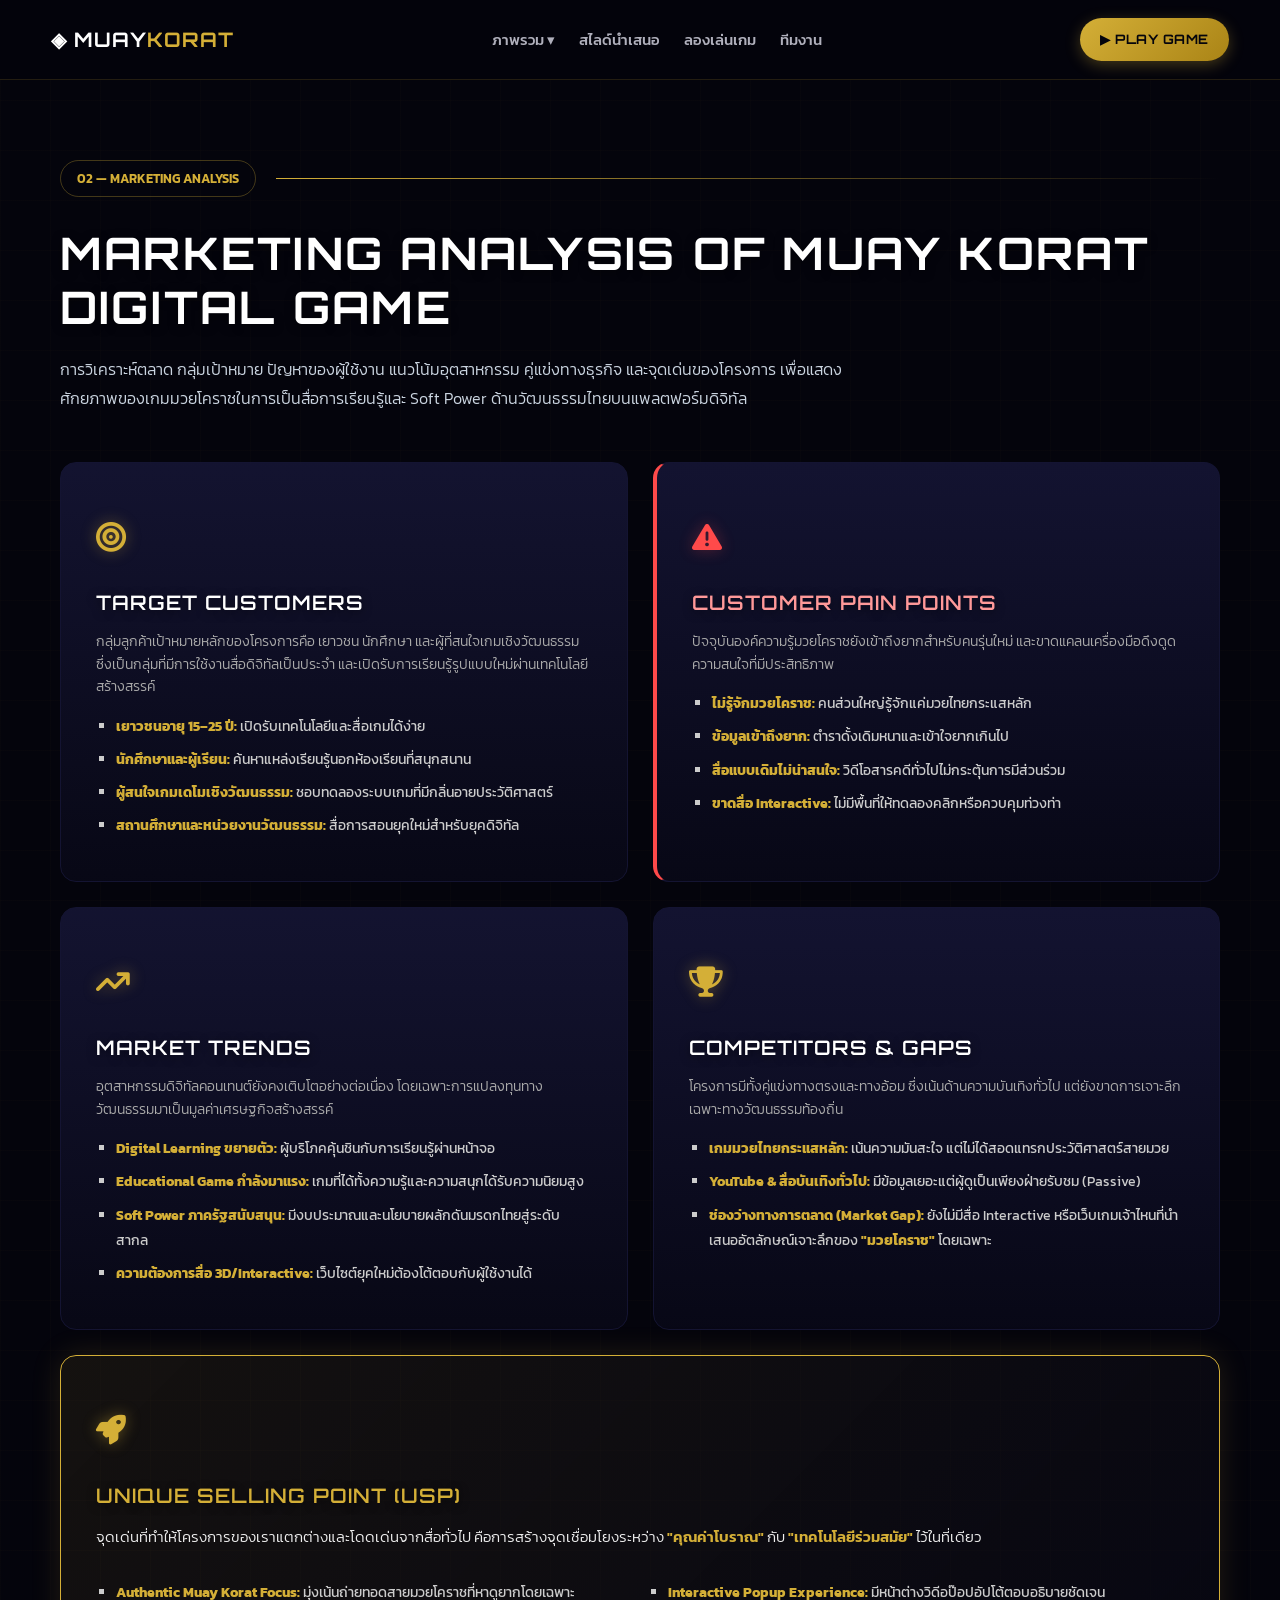
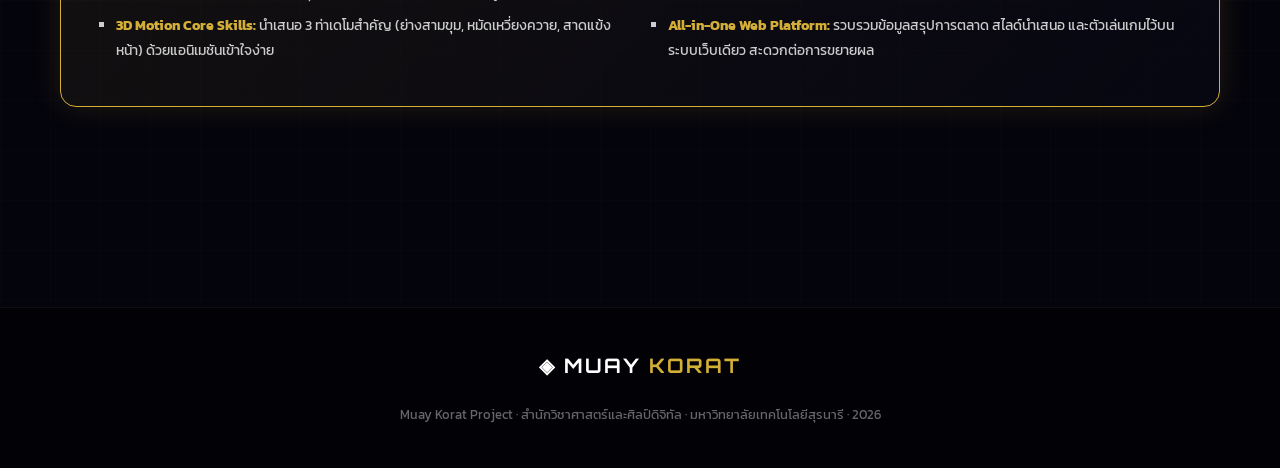
<file: Marketing.html>
<!DOCTYPE html>
<html lang="th">
<head>
<meta charset="UTF-8">
<meta name="viewport" content="width=device-width, initial-scale=1.0">
<title>Marketing Analysis - MUAY KORAT</title>

<link rel="preconnect" href="https://fonts.googleapis.com">
<link rel="preconnect" href="https://fonts.gstatic.com" crossorigin>
<link href="https://fonts.googleapis.com/css2?family=Orbitron:wght@400;600;700;900&family=Sora:wght@300;400;500;600&family=Kanit:wght@300;400;500;600&display=swap" rel="stylesheet">
<link rel="stylesheet" href="https://cdnjs.cloudflare.com/ajax/libs/font-awesome/6.4.0/css/all.min.css">
<link rel="stylesheet" href="./css/style.css">

<style>
  body {
    background-color: #04040c;
    color: #fff;
    position: relative;
    overflow-x: hidden;
    background-image: 
      linear-gradient(rgba(212, 175, 55, 0.015) 1px, transparent 1px),
      linear-gradient(90deg, rgba(212, 175, 55, 0.015) 1px, transparent 1px);
    background-size: 50px 50px;
    margin: 0;
  }

  /* --- FIXED NAVBAR WITH HAMBURGER ON LEFT --- */
  nav {
    display: flex;
    justify-content: space-between;
    align-items: center;
    padding: 0 4%;
    background: rgba(4, 4, 12, 0.98);
    backdrop-filter: blur(15px);
    -webkit-backdrop-filter: blur(15px);
    border-bottom: 1px solid rgba(212, 175, 55, 0.15);
    position: fixed;
    top: 0; left: 0; width: 100%;
    height: 80px; 
    z-index: 10005; /* เพิ่มความสูงของ Layer เพื่อให้อยู่เหนือ Mobile Overlay เสมอ */
    box-sizing: border-box;
    gap: 15px;
  }
  
  .nav-left-group {
    display: flex;
    align-items: center;
    gap: 15px;
  }

  .nav-logo {
    font-family: 'Orbitron', sans-serif;
    font-weight: 700; color: #fff; font-size: 20px;
    text-decoration: none; letter-spacing: 1px;
  }
  .nav-logo span { color: #d4af37; }
  
  .nav-links {
    display: flex;
    list-style: none;
    gap: 24px;
    margin: 0; padding: 0;
  }
  .nav-links a {
    color: #b0b0bc; text-decoration: none;
    font-family: 'Kanit', sans-serif; font-size: 15px;
    transition: color 0.3s;
  }
  .nav-links a:hover { color: #d4af37; }
  
  .nav-cta {
    background: linear-gradient(135deg, #d4af37 0%, #aa8416 100%);
    color: #04040c; padding: 10px 20px; border-radius: 30px;
    text-decoration: none; font-family: 'Orbitron', sans-serif;
    font-weight: 700; font-size: 13px; letter-spacing: 0.5px;
    transition: transform 0.3s, box-shadow 0.3s;
  }
  .nav-cta:hover {
    transform: translateY(-2px);
    box-shadow: 0 5px 15px rgba(212, 175, 55, 0.4);
  }

  .dropdown { position: relative; }
  .dropdown-menu {
    display: none;
    position: absolute;
    top: 100%; left: 0;
    background: #0a0a1a;
    border: 1px solid rgba(212, 175, 55, 0.2);
    list-style: none; padding: 10px 0;
    border-radius: 8px; min-width: 200px;
  }
  .dropdown:hover .dropdown-menu { display: block; }
  .dropdown-menu li a { padding: 8px 20px; display: block; }

  /* Hamburger Menu Style */
  .hamburger {
    display: none; flex-direction: column; cursor: pointer; gap: 6px;
  }
  .hamburger span {
    display: block; width: 28px; height: 3px; background: #d4af37;
    border-radius: 3px; transition: 0.3s ease-in-out;
  }
  
  .hamburger.active span:nth-child(1) { transform: translateY(9px) rotate(45deg); }
  .hamburger.active span:nth-child(2) { opacity: 0; }
  .hamburger.active span:nth-child(3) { transform: translateY(-9px) rotate(-45deg); }

  /* =========================================================
      MOBILE OVERLAY SYSTEM (แก้ไขเพื่อแก้ปัญหาตามรูปภาพหน้าจอ)
     ========================================================= */
  .nav-mobile-overlay {
    position: fixed; 
    top: 80px; /* ปรับให้ขยับลงมาใต้ Navbar พอดี จะได้ไม่บังแฮมเบอร์เกอร์ */
    left: -100%; 
    width: 75%; 
    max-width: 320px;
    height: calc(100vh - 80px); /* คำนวณความสูงให้พอดีกับพื้นที่ที่เหลือ */
    background: rgba(6, 6, 18, 0.98); 
    backdrop-filter: blur(20px);
    -webkit-backdrop-filter: blur(20px);
    z-index: 10001;
    display: flex; 
    flex-direction: column; 
    padding: 40px 24px; /* ลด Padding ด้านบนลงเพราะไม่ติดขอบบนสุดแล้ว */
    transition: 0.4s cubic-bezier(0.1, 0.7, 0.1, 1);
    box-shadow: 10px 10px 30px rgba(0,0,0,0.5);
    border-right: 1px solid rgba(212, 175, 55, 0.15);
    box-sizing: border-box;
    overflow-y: auto;
  }
  .nav-mobile-overlay.active { left: 0; }
  
  .mobile-nav-item {
    color: #b0b0bc; text-decoration: none; font-size: 17px;
    font-family: 'Kanit', sans-serif; margin-bottom: 20px;
    display: flex; justify-content: space-between; align-items: center;
    cursor: pointer; transition: color 0.3s;
    border-bottom: 1px solid rgba(255,255,255,0.03);
    padding-bottom: 8px;
  }
  .mobile-nav-item:hover, .mobile-nav-item.active { color: #d4af37; }

  .mobile-nav-item i {
    font-size: 14px; transition: transform 0.3s ease;
  }
  .mobile-nav-item.active i { transform: rotate(180deg); }

  .mobile-dropdown-content {
    max-height: 0; overflow: hidden;
    transition: max-height 0.3s ease-out;
    padding-left: 15px; margin-bottom: 0;
    display: flex; flex-direction: column;
  }
  .mobile-dropdown-content.open {
    max-height: 300px;
    margin-bottom: 15px;
  }

  .mobile-dropdown-content a {
    color: #8a8a98; text-decoration: none; font-size: 15px;
    font-family: 'Kanit', sans-serif; padding: 8px 0;
    transition: color 0.3s; border-bottom: none;
  }
  .mobile-dropdown-content a:hover { color: #d4af37; }

  /* --- RESPONSIVE MEDIA QUERIES --- */
  @media (max-width: 992px) {
    .nav-links { display: none; }
    .hamburger { display: flex; }
  }

  @media (max-width: 576px) {
    nav .nav-cta { display: none; }
  }
  @media (min-width: 577px) {
    .nav-mobile-overlay .nav-cta { display: none; }
  }

  /* --- MARKETING LAYOUT STYLES --- */
  .marketing-container {
    max-width: 1200px;
    margin: 0 auto;
    padding: 160px 20px 60px;
  }
  
  .marketing-custom-grid {
    display: grid;
    grid-template-columns: repeat(2, 1fr);
    gap: 25px;
    margin-bottom: 40px;
  }
  
  @media (max-width: 768px) {
    .marketing-custom-grid { grid-template-columns: 1fr; }
  }

  .market-highlight-box {
    grid-column: span 2;
    background: linear-gradient(135deg, rgba(212, 175, 55, 0.08) 0%, rgba(8, 8, 22, 0.6) 100%);
    border: 1px solid var(--thai-gold-base, #d4af37) !important;
    box-shadow: 0 0 30px rgba(212, 175, 55, 0.15);
  }
  
  @media (max-width: 768px) {
    .market-highlight-box { grid-column: span 1; }
  }

  .market-card h3 {
    font-family: 'Orbitron', 'Kanit', sans-serif;
    font-size: 20px;
    color: #fff;
    margin-top: 15px;
    margin-bottom: 15px;
    font-weight: 600;
  }

  .market-icon i {
    font-size: 30px;
    color: var(--thai-gold-base, #d4af37);
    text-shadow: 0 0 15px rgba(212,175,55,0.4);
  }

  .market-card ul {
    margin-top: 15px;
    padding-left: 20px;
  }

  .market-card ul li {
    margin-bottom: 8px;
    color: #ccc;
    font-size: 14px;
    list-style-type: square;
  }
  
  .market-card ul li strong {
    color: var(--thai-gold-base, #d4af37);
  }
</style>
</head>

<body>

<!-- NAVBAR -->
<nav>
  <div class="nav-left-group">
    <!-- ปุ่มแฮมเบอร์เกอร์จัดอยู่ในสถาปัตยกรรมแถบบน ไม่หายไปไหนแน่นอนเมื่อกดดูเมนูย่อย -->
    <div class="hamburger" id="hamburgerBtn" onclick="toggleMobileMenu()">
      <span></span>
      <span></span>
      <span></span>
    </div>
    <a href="index.html" class="nav-logo">◈ MUAY<span>KORAT</span></a>
  </div>

  <ul class="nav-links">
    <li class="dropdown">
      <a href="#">ภาพรวม ▾</a>
      <ul class="dropdown-menu">
        <li><a href="overview.html"> เกี่ยวกับ </a></li>
        <li><a href="marketing.html">การวิเคราะห์ตลาด</a></li>
        <li><a href="history.html">ตำนานมวยโคราช</a></li>
        <li><a href="combat.html">ศิลปะการต่อสู้</a></li>
        <li><a href="training.html">การแต่งกายและการฝึกฝน</a></li>
      </ul>
    </li>
    <li><a href="slides.html">สไลด์นำเสนอ</a></li>
    <li><a href="game.html">ลองเล่นเกม</a></li>
    <li><a href="team.html">ทีมงาน</a></li>
  </ul>

  <a href="game.html" class="nav-cta">▶ PLAY GAME</a>
</nav>

<!-- MOBILE NAVIGATION OVERLAY -->
<div class="nav-mobile-overlay" id="mobileMenu">
  <div class="mobile-nav-item" onclick="toggleMobileDropdown(this)">
    <span>ภาพรวม</span>
    <i class="fa-solid fa-chevron-down"></i>
  </div>
  <div class="mobile-dropdown-content" id="mobileOverviewDropdown">
    <a href="overview.html">เกี่ยวกับ</a>
    <a href="marketing.html">การวิเคราะห์ตลาด</a>
    <a href="history.html">ตำนานมวยโคราช</a>
    <a href="combat.html">ศิลปะการต่อสู้</a>
    <a href="training.html">การแต่งกายและการฝึกฝน</a>
  </div>

  <a href="slides.html" class="mobile-nav-item" style="justify-content: flex-start;">สไลด์นำเสนอ</a>
  <a href="game.html" class="mobile-nav-item" style="justify-content: flex-start;">ลองเล่นเกม</a>
  <a href="team.html" class="mobile-nav-item" style="justify-content: flex-start;">ทีมงาน</a>
  
  <a href="game.html" class="nav-cta" style="text-align: center; margin-top: 20px;">▶ PLAY GAME NOW</a>
</div>

<!-- MAIN CONTENT SECTION -->
<section class="marketing-container">

  <div class="section-header">
    <span class="section-tag">02 — MARKETING ANALYSIS</span>
    <div class="section-line"></div>
  </div>

  <h2 class="section-title">Marketing Analysis of Muay Korat Digital Game</h2>

  <p class="section-sub" style="max-width: 800px; margin-bottom: 50px;">
    การวิเคราะห์ตลาด กลุ่มเป้าหมาย ปัญหาของผู้ใช้งาน แนวโน้มอุตสาหกรรม คู่แข่งทางธุรกิจ และจุดเด่นของโครงการ 
    เพื่อแสดงศักยภาพของเกมมวยโคราชในการเป็นสื่อการเรียนรู้และ Soft Power ด้านวัฒนธรรมไทยบนแพลตฟอร์มดิจิทัล
  </p>

  <div class="marketing-custom-grid">

    <!-- 1. TARGET CUSTOMERS -->
    <div class="market-card">
      <div class="market-icon"><i class="fa-solid fa-bullseye"></i></div>
      <h3>Target Customers</h3>
      <p style="color: #aaa; font-size: 14px; line-height: 1.6;">
        กลุ่มลูกค้าเป้าหมายหลักของโครงการคือ เยาวชน นักศึกษา และผู้ที่สนใจเกมเชิงวัฒนธรรม 
        ซึ่งเป็นกลุ่มที่มีการใช้งานสื่อดิจิทัลเป็นประจำ และเปิดรับการเรียนรู้รูปแบบใหม่ผ่านเทคโนโลยีสร้างสรรค์
      </p>
      <ul>
        <li><strong>เยาวชนอายุ 15–25 ปี:</strong> เปิดรับเทคโนโลยีและสื่อเกมได้ง่าย</li>
        <li><strong>นักศึกษาและผู้เรียน:</strong> ค้นหาแหล่งเรียนรู้นอกห้องเรียนที่สนุกสนาน</li>
        <li><strong>ผู้สนใจเกมเดโมเชิงวัฒนธรรม:</strong> ชอบทดลองระบบเกมที่มีกลิ่นอายประวัติศาสตร์</li>
        <li><strong>สถานศึกษาและหน่วยงานวัฒนธรรม:</strong> สื่อการสอนยุคใหม่สำหรับยุคดิจิทัล</li>
      </ul>
    </div>

    <!-- 2. CUSTOMER PAIN POINTS -->
    <div class="market-card" style="border-left: 4px solid #ff4a4a;">
      <div class="market-icon"><i class="fa-solid fa-triangle-exclamation" style="color: #ff4a4a; text-shadow: 0 0 15px rgba(255,74,74,0.3);"></i></div>
      <h3 style="color: #ff9999;">Customer Pain Points</h3>
      <p style="color: #aaa; font-size: 14px; line-height: 1.6;">
        ปัจจุบันองค์ความรู้มวยโคราชยังเข้าถึงยากสำหรับคนรุ่นใหม่ และขาดแคลนเครื่องมือดึงดูดความสนใจที่มีประสิทธิภาพ
      </p>
      <ul>
        <li><strong>ไม่รู้จักมวยโคราช:</strong> คนส่วนใหญ่รู้จักแค่มวยไทยกระแสหลัก</li>
        <li><strong>ข้อมูลเข้าถึงยาก:</strong> ตำราดั้งเดิมหนาและเข้าใจยากเกินไป</li>
        <li><strong>สื่อแบบเดิมไม่น่าสนใจ:</strong> วิดีโอสารคดีทั่วไปไม่กระตุ้นการมีส่วนร่วม</li>
        <li><strong>ขาดสื่อ Interactive:</strong> ไม่มีพื้นที่ให้ทดลองคลิกหรือควบคุมท่วงท่า</li>
      </ul>
    </div>

    <!-- 3. MARKET TRENDS -->
    <div class="market-card">
      <div class="market-icon"><i class="fa-solid fa-arrow-trend-up"></i></div>
      <h3>Market Trends</h3>
      <p style="color: #aaa; font-size: 14px; line-height: 1.6;">
        อุตสาหกรรมดิจิทัลคอนเทนต์ยังคงเติบโตอย่างต่อเนื่อง โดยเฉพาะการแปลงทุนทางวัฒนธรรมมาเป็นมูลค่าเศรษฐกิจสร้างสรรค์
      </p>
      <ul>
        <li><strong>Digital Learning ขยายตัว:</strong> ผู้บริโภคคุ้นชินกับการเรียนรู้ผ่านหน้าจอ</li>
        <li><strong>Educational Game กำลังมาแรง:</strong> เกมที่ได้ทั้งความรู้และความสนุกได้รับความนิยมสูง</li>
        <li><strong>Soft Power ภาครัฐสนับสนุน:</strong> มีงบประมาณและนโยบายผลักดันมรดกไทยสู่ระดับสากล</li>
        <li><strong>ความต้องการสื่อ 3D/Interactive:</strong> เว็บไซต์ยุคใหม่ต้องโต้ตอบกับผู้ใช้งานได้</li>
      </ul>
    </div>

    <!-- 4. COMPETITORS -->
    <div class="market-card">
      <div class="market-icon"><i class="fa-solid fa-trophy"></i></div>
      <h3>Competitors & Gaps</h3>
      <p style="color: #aaa; font-size: 14px; line-height: 1.6;">
        โครงการมีทั้งคู่แข่งทางตรงและทางอ้อม ซึ่งเน้นด้านความบันเทิงทั่วไป แต่ยังขาดการเจาะลึกเฉพาะทางวัฒนธรรมท้องถิ่น
      </p>
      <ul>
        <li><strong>เกมมวยไทยกระแสหลัก:</strong> เน้นความมันสะใจ แต่ไม่ได้สอดแทรกประวัติศาสตร์สายมวย</li>
        <li><strong>YouTube & สื่อบันเทิงทั่วไป:</strong> มีข้อมูลเยอะแต่ผู้ดูเป็นเพียงฝ่ายรับชม (Passive)</li>
        <li><strong>ช่องว่างทางการตลาด (Market Gap):</strong> ยังไม่มีสื่อ Interactive หรือเว็บเกมเจ้าไหนที่นำเสนออัตลักษณ์เจาะลึกของ <strong>"มวยโคราช"</strong> โดยเฉพาะ</li>
      </ul>
    </div>

    <!-- 5. UNIQUE SELLING POINT (USP) - HIGHLIGHT BOX -->
    <div class="market-card market-highlight-box">
      <div class="market-icon"><i class="fa-solid fa-rocket"></i></div>
      <h3 style="color: var(--thai-gold-base, #d4af37);">Unique Selling Point (USP)</h3>
      <p style="color: #eee; font-size: 15px; line-height: 1.7;">
        จุดเด่นที่ทำให้โครงการของเราแตกต่างและโดดเด่นจากสื่อทั่วไป คือการสร้างจุดเชื่อมโยงระหว่าง 
        <span style="color: var(--thai-gold-base, #d4af37); font-weight: 600;">"คุณค่าโบราณ"</span> กับ <span style="color: var(--thai-gold-base, #d4af37); font-weight: 600;">"เทคโนโลยีร่วมสมัย"</span> ไว้ในที่เดียว
      </p>
      <div style="display: grid; grid-template-columns: repeat(auto-fit, minmax(280px, 1fr)); gap: 15px; margin-top: 15px;">
        <ul>
          <li><strong>Authentic Muay Korat Focus:</strong> มุ่งเน้นถ่ายทอดสายมวยโคราชที่หาดูยากโดยเฉพาะ</li>
          <li><strong>3D Motion Core Skills:</strong> นำเสนอ 3 ท่าเดโมสำคัญ (ย่างสามขุม, หมัดเหวี่ยงควาย, สาดแข้งหน้า) ด้วยแอนิเมชันเข้าใจง่าย</li>
        </ul>
        <ul>
          <li><strong>Interactive Popup Experience:</strong> มีหน้าต่างวิดีอป๊อปอัปโต้ตอบอธิบายชัดเจน</li>
          <li><strong>All-in-One Web Platform:</strong> รวบรวมข้อมูลสรุปการตลาด สไลด์นำเสนอ และตัวเล่นเกมไว้บนระบบเว็บเดียว สะดวกต่อการขยายผล</li>
        </ul>
      </div>
    </div>

  </div>

</section>

<!-- FOOTER -->
<footer style="padding: 40px 20px; border-top: 1px solid rgba(255,255,255,0.05); text-align: center;">
  <span class="footer-logo" style="text-decoration: none; font-family:'Orbitron'; font-weight:700; color:#fff; font-size:20px; display:block; margin-bottom:15px;">◈ MUAY <span style="color:#d4af37;">KORAT</span></span>
  <span class="footer-text" style="color:#666; font-size:13px; font-family:'Kanit';">
   Muay Korat Project · สำนักวิชาศาสตร์และศิลป์ดิจิทัล · มหาวิทยาลัยเทคโนโลยีสุรนารี · 2026
  </span>
</footer>

<!-- JAVASCRIPT FOR MOBILE MENU & RESPONSIVE INTERACTION -->
<script>
  function toggleMobileMenu() {
    const hamburgerBtn = document.getElementById('hamburgerBtn');
    const mobileMenu = document.getElementById('mobileMenu');
    
    hamburgerBtn.classList.toggle('active');
    mobileMenu.classList.toggle('active');
    
    if (mobileMenu.classList.contains('active')) {
      document.body.style.overflow = 'hidden';
    } else {
      document.body.style.overflow = 'auto';
      // รีเซ็ตการพับเก็บ Accordion ย่อยด้านในเมื่อผู้ใช้กดปิดหน้ากากเมนูหลัก
      const dropdown = document.getElementById('mobileOverviewDropdown');
      const trigger = document.querySelector('.mobile-nav-item');
      if (dropdown && trigger) {
        dropdown.classList.remove('open');
        trigger.classList.remove('active');
      }
    }
  }

  function toggleMobileDropdown(element) {
    element.classList.toggle('active');
    const dropdownContent = document.getElementById('mobileOverviewDropdown');
    dropdownContent.classList.toggle('open');
  }
</script>

</body>
</html>
</file>
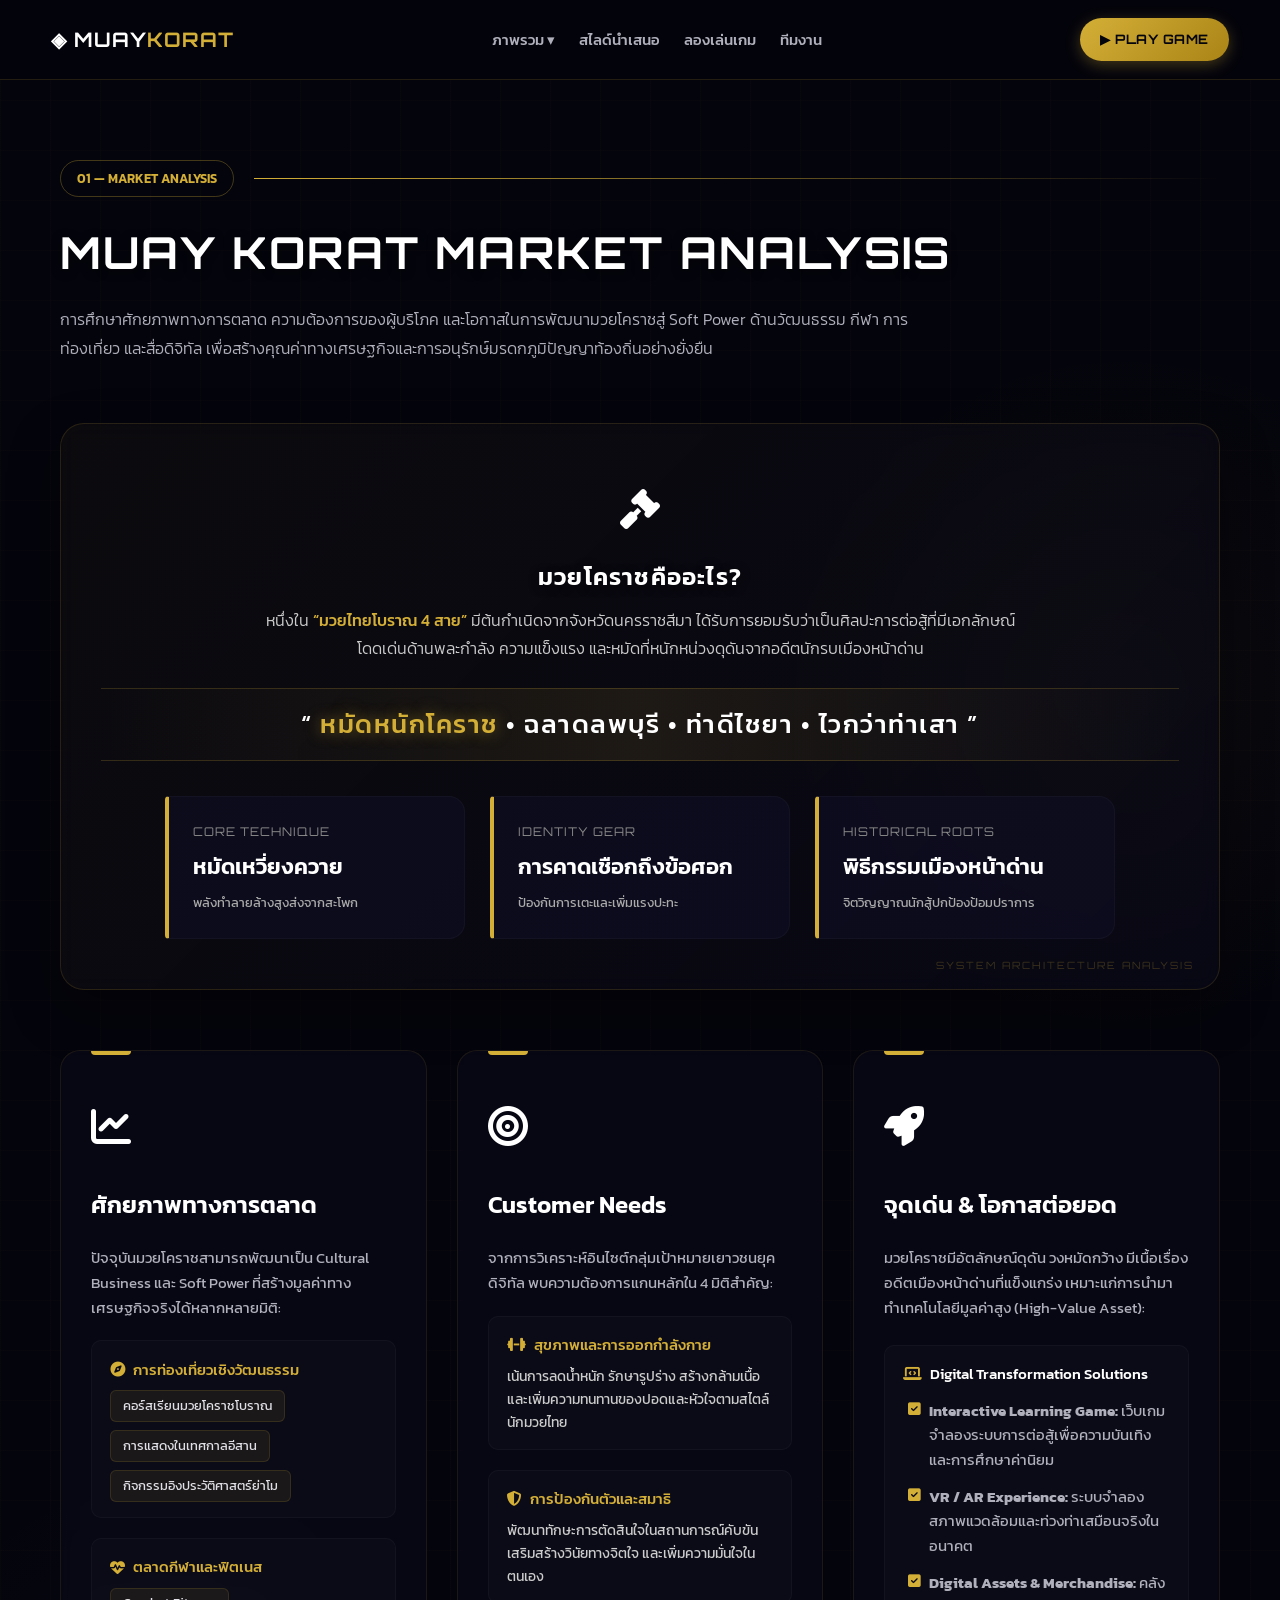
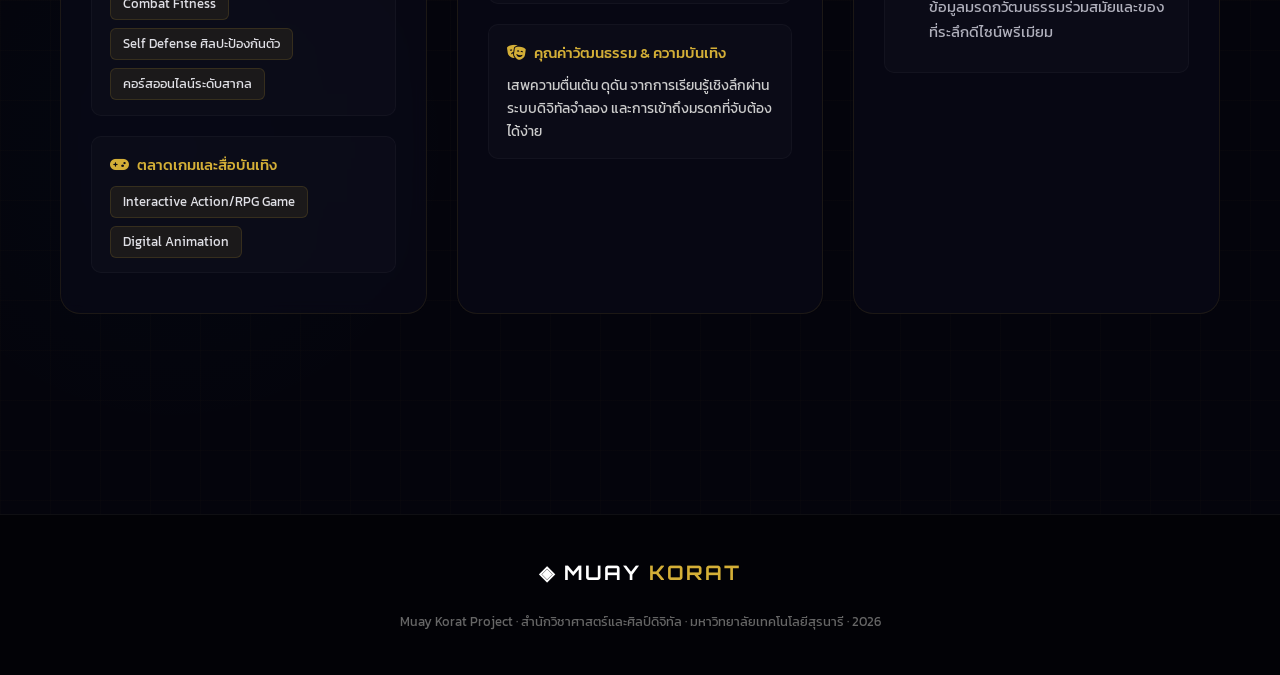
<file: overview.html>
<!DOCTYPE html>
<html lang="th">
<head>
  <meta charset="UTF-8">
  <meta name="viewport" content="width=device-width, initial-scale=1.0">
  <title>Overview - MUAY KORAT</title>

  <link rel="preconnect" href="https://fonts.googleapis.com">
  <link rel="preconnect" href="https://fonts.gstatic.com" crossorigin>
  <link href="https://fonts.googleapis.com/css2?family=Orbitron:wght@400;600;700;900&family=Sora:wght@300;400;500;600&family=Kanit:wght@300;400;500;600&display=swap" rel="stylesheet">
  <link rel="stylesheet" href="https://cdnjs.cloudflare.com/ajax/libs/font-awesome/6.4.0/css/all.min.css">
  <link rel="stylesheet" href="./css/style.css">

  <style>
    /* --- อัปเกรดพื้นหลังระดับพรีเมียม ป้องกันความโล่ง --- */
    body {
      background-color: #04040c;
      color: #fff;
      position: relative;
      overflow-x: hidden;
      background-image: 
        linear-gradient(rgba(212, 175, 55, 0.015) 1px, transparent 1px),
        linear-gradient(90deg, rgba(212, 175, 55, 0.015) 1px, transparent 1px);
      background-size: 50px 50px;
      margin: 0;
    }

    /* แสงออร่าเรืองรองฉากหลัง (Ambient Glow) */
    body::before {
      content: '';
      position: absolute;
      width: 700px; height: 700px;
      background: radial-gradient(circle, rgba(212, 175, 55, 0.04) 0%, rgba(4, 4, 12, 0) 70%);
      top: 15%; right: -15%; z-index: -1;
      pointer-events: none;
    }

    body::after {
      content: '';
      position: absolute;
      width: 600px; height: 600px;
      background: radial-gradient(circle, rgba(0, 168, 204, 0.02) 0%, rgba(4, 4, 12, 0) 70%);
      bottom: 10%; left: -10%; z-index: -1;
      pointer-events: none;
    }

    /* --- FIXED NAVBAR WITH HAMBURGER ON LEFT --- */
    nav {
      display: flex;
      justify-content: space-between;
      align-items: center;
      padding: 0 4%;
      background: rgba(4, 4, 12, 0.98);
      backdrop-filter: blur(15px);
      -webkit-backdrop-filter: blur(15px);
      border-bottom: 1px solid rgba(212, 175, 55, 0.15);
      position: fixed;
      top: 0; left: 0; width: 100%;
      height: 80px; 
      z-index: 10005; /* ยกระดับขึ้นเหนือเลเยอร์ Overlay เพื่อให้ปุ่มปิดเมนูทำงานได้ตลอดเวลา */
      box-sizing: border-box;
      gap: 15px;
    }
    
    /* จัดกลุ่มฝั่งซ้าย (แฮมเบอร์เกอร์ + โลโก้) */
    .nav-left-group {
      display: flex;
      align-items: center;
      gap: 15px;
    }

    .nav-logo {
      font-family: 'Orbitron', sans-serif;
      font-weight: 700; color: #fff; font-size: 20px;
      text-decoration: none; letter-spacing: 1px;
    }
    .nav-logo span { color: #d4af37; }
    
    /* Desktop Menu */
    .nav-links {
      display: flex;
      list-style: none;
      gap: 24px;
      margin: 0; padding: 0;
    }
    .nav-links a {
      color: #b0b0bc; text-decoration: none;
      font-family: 'Kanit', sans-serif; font-size: 15px;
      transition: color 0.3s;
    }
    .nav-links a:hover { color: #d4af37; }
    
    .nav-cta {
      background: linear-gradient(135deg, #d4af37 0%, #aa8416 100%);
      color: #04040c; padding: 10px 20px; border-radius: 30px;
      text-decoration: none; font-family: 'Orbitron', sans-serif;
      font-weight: 700; font-size: 13px; letter-spacing: 0.5px;
      transition: transform 0.3s, box-shadow 0.3s;
    }
    .nav-cta:hover {
      transform: translateY(-2px);
      box-shadow: 0 5px 15px rgba(212, 175, 55, 0.4);
    }

    /* Dropdown Menu (Desktop) */
    .dropdown { position: relative; }
    .dropdown-menu {
      display: none;
      position: absolute;
      top: 100%; left: 0;
      background: #0a0a1a;
      border: 1px solid rgba(212, 175, 55, 0.2);
      list-style: none; padding: 10px 0;
      border-radius: 8px; min-width: 200px;
    }
    .dropdown:hover .dropdown-menu { display: block; }
    .dropdown-menu li a { padding: 8px 20px; display: block; }

    /* --- HAMBURGER MENU STYLE --- */
    .hamburger {
      display: none; flex-direction: column; cursor: pointer; gap: 6px;
    }
    .hamburger span {
      display: block; width: 28px; height: 3px; background: #d4af37;
      border-radius: 3px; transition: 0.3s ease-in-out;
    }
    
    /* เอฟเฟกต์กากบาท (X) */
    .hamburger.active span:nth-child(1) { transform: translateY(9px) rotate(45deg); }
    .hamburger.active span:nth-child(2) { opacity: 0; }
    .hamburger.active span:nth-child(3) { transform: translateY(-9px) rotate(-45deg); }

    /* =========================================================
        MOBILE OVERLAY SYSTEM (ปรับตำแหน่งเพื่อป้องกันการทับซ้อนบดบัง)
       ========================================================= */
    .nav-mobile-overlay {
      position: fixed; 
      top: 80px; /* ปรับให้ขยับลงมาถัดจาก Navbar เพื่อเปิดพื้นที่ให้แฮมเบอร์เกอร์ */
      left: -100%; 
      width: 75%; 
      max-width: 320px;
      height: calc(100vh - 80px); /* คำนวณความสูงไม่ให้เลยจอ */
      background: rgba(6, 6, 18, 0.98); 
      backdrop-filter: blur(20px);
      -webkit-backdrop-filter: blur(20px);
      z-index: 10001;
      display: flex; 
      flex-direction: column; 
      padding: 40px 24px; /* ปรับระเบียบช่องไฟพื้นที่ภายใน */
      transition: 0.4s cubic-bezier(0.1, 0.7, 0.1, 1);
      box-shadow: 10px 10px 30px rgba(0,0,0,0.5);
      border-right: 1px solid rgba(212, 175, 55, 0.15);
      box-sizing: border-box;
      overflow-y: auto;
    }
    .nav-mobile-overlay.active { left: 0; }
    
    /* ปุ่มรายการหลักใน Mobile Menu */
    .mobile-nav-item {
      color: #b0b0bc; text-decoration: none; font-size: 17px;
      font-family: 'Kanit', sans-serif; margin-bottom: 20px;
      display: flex; justify-content: space-between; align-items: center;
      cursor: pointer; transition: color 0.3s;
      border-bottom: 1px solid rgba(255,255,255,0.03);
      padding-bottom: 8px;
    }
    .mobile-nav-item:hover, .mobile-nav-item.active { color: #d4af37; }

    /* ไอคอนหมุนสำหรับ Dropdown มือถือ */
    .mobile-nav-item i {
      font-size: 14px; transition: transform 0.3s ease;
    }
    .mobile-nav-item.active i { transform: rotate(180deg); }

    /* กล่องเก็บ Dropdown บนมือถือ */
    .mobile-dropdown-content {
      max-height: 0; overflow: hidden;
      transition: max-height 0.3s ease-out;
      padding-left: 15px; margin-bottom: 0;
      display: flex; flex-direction: column;
    }
    .mobile-dropdown-content.open {
      max-height: 300px; margin-bottom: 15px;
    }

    /* ลิงก์ภายในกล่อง Dropdown บนมือถือ */
    .mobile-dropdown-content a {
      color: #8a8a98; text-decoration: none; font-size: 15px;
      font-family: 'Kanit', sans-serif; padding: 8px 0;
      transition: color 0.3s; border-bottom: none;
    }
    .mobile-dropdown-content a:hover { color: #d4af37; }

    /* RESPONSIVE NAVBAR CONTROL */
    @media (max-width: 992px) {
      .nav-links { display: none; } 
      .hamburger { display: flex; }
    }

    /* ซ่อนปุ่มบน Navbar หลักเฉพาะหน้าจอมือถือ */
    @media (max-width: 576px) {
      nav .nav-cta { display: none; }
    }
    /* ซ่อนปุ่มในแฮมเบอร์เกอร์ถ้าหน้าจอใหญ่กว่ามือถือ */
    @media (min-width: 577px) {
      .nav-mobile-overlay .nav-cta { display: none; }
    }

    /* --- กล่องไฮไลท์ประธานหลัก --- */
    .identity-highlight {
      background: linear-gradient(135deg, rgba(212, 175, 55, 0.04) 0%, rgba(10, 10, 26, 0.6) 100%);
      border: 1px solid rgba(212, 175, 55, 0.15);
      border-radius: 24px;
      padding: 50px 40px;
      margin-bottom: 60px;
      text-align: center;
      position: relative;
      backdrop-filter: blur(10px);
      box-shadow: 0 20px 50px rgba(0,0,0,0.4);
    }

    .identity-highlight::after {
      content: 'SYSTEM ARCHITECTURE ANALYSIS';
      position: absolute;
      bottom: 15px; right: 25px;
      font-family: 'Orbitron', sans-serif;
      font-size: 10px;
      color: rgba(212, 175, 55, 0.25);
      letter-spacing: 2px;
    }

    .quote-box {
      font-size: 26px;
      font-weight: 500;
      color: #fff;
      font-family: 'Kanit', sans-serif;
      margin: 25px 0;
      letter-spacing: 1.5px;
      background: linear-gradient(90deg, transparent, rgba(212,175,55,0.1) 50%, transparent);
      padding: 12px 0;
      border-top: 1px solid rgba(212,175,55,0.2);
      border-bottom: 1px solid rgba(212,175,55,0.2);
    }
    .quote-box span {
      color: var(--thai-gold-base, #d4af37);
      text-shadow: 0 0 15px rgba(212,175,55,0.5);
    }

    .market-stats-grid {
      display: grid;
      grid-template-columns: repeat(auto-fit, minmax(240px, 1fr));
      gap: 25px;
      margin-top: 40px;
    }

    .stat-card {
      background: rgba(15, 15, 35, 0.7);
      border: 1px solid rgba(255, 255, 255, 0.03);
      border-left: 4px solid var(--thai-gold-base, #d4af37);
      padding: 24px;
      border-radius: 4px 16px 16px 4px;
      transition: all 0.3s ease;
    }
    .stat-card:hover {
      background: rgba(212, 175, 55, 0.05);
      border-color: rgba(212, 175, 55, 0.2);
      transform: translateX(5px);
    }

    .overview-grid {
      display: grid;
      grid-template-columns: repeat(auto-fit, minmax(340px, 1fr));
      gap: 30px;
      margin-top: 40px;
    }

    .ov-card {
      background: rgba(10, 10, 26, 0.6);
      border: 1px solid rgba(212, 175, 55, 0.1);
      padding: 40px 30px;
      border-radius: 20px;
      backdrop-filter: blur(8px);
      transition: all 0.4s cubic-bezier(0.16, 1, 0.3, 1);
      position: relative;
    }
    .ov-card:hover {
      transform: translateY(-8px);
      border-color: rgba(212, 175, 55, 0.4);
      background: rgba(15, 15, 38, 0.85);
      box-shadow: 0 20px 40px rgba(212, 175, 55, 0.08);
    }

    .ov-card::before {
      content: '';
      position: absolute;
      top: 0; left: 30px; width: 40px; height: 4px;
      background: var(--thai-gold-base, #d4af37);
      border-radius: 0 0 4px 4px;
    }

    .ov-title {
      font-family: 'Kanit', sans-serif;
      font-size: 24px;
      font-weight: 600;
      color: #ffffff;
      margin-top: 15px;
      margin-bottom: 20px;
    }

    .market-sub-section {
      margin-top: 20px;
      background: rgba(255, 255, 255, 0.02);
      padding: 15px 18px;
      border-radius: 10px;
      border: 1px solid rgba(255,255,255,0.03);
    }
    .market-sub-title {
      font-size: 15px;
      font-weight: 500;
      color: var(--thai-gold-base, #d4af37);
      margin-bottom: 8px;
      display: flex;
      align-items: center;
      gap: 8px;
    }

    .market-tags-container {
      display: flex;
      flex-wrap: wrap;
      gap: 8px;
      margin-top: 8px;
    }
    .market-tag-badge {
      background: rgba(212, 175, 55, 0.08);
      border: 1px solid rgba(212, 175, 55, 0.15);
      color: #e0e0e6;
      font-size: 13px;
      padding: 4px 12px;
      border-radius: 6px;
      font-family: 'Kanit', sans-serif;
    }
  </style>
</head>

<body>

<!-- NAVBAR -->
<nav>
  <div class="nav-left-group">
    <!-- แฮมเบอร์เกอร์ลอยเด่นฝั่งซ้าย สามารถคลิกเปิด และคลิกซ้ำเพื่อกากบาทปิดได้แม่นยำ -->
    <div class="hamburger" id="hamburgerBtn" onclick="toggleMobileMenu()">
      <span></span>
      <span></span>
      <span></span>
    </div>
    <a href="index.html" class="nav-logo">◈ MUAY<span>KORAT</span></a>
  </div>

  <!-- เมนูสำหรับหน้าจอ Desktop -->
  <ul class="nav-links">
    <li class="dropdown">
      <a href="#">ภาพรวม ▾</a>
      <ul class="dropdown-menu">
        <li><a href="overview.html"> เกี่ยวกับ </a></li>
        <li><a href="marketing.html">การวิเคราะห์ตลาด</a></li>
        <li><a href="history.html">ตำนานมวยโคราช</a></li>
        <li><a href="combat.html">ศิลปะการต่อสู้</a></li>
        <li><a href="training.html">การแต่งกายและการฝึกฝน</a></li>
      </ul>
    </li>
    <li><a href="slides.html">สไลด์นำเสนอ</a></li>
    <li><a href="game.html">ลองเล่นเกม</a></li>
    <li><a href="team.html">ทีมงาน</a></li>
  </ul>
  
  <a href="game.html" class="nav-cta">▶ PLAY GAME</a>
</nav>

<!-- MOBILE NAVIGATION OVERLAY -->
<div class="nav-mobile-overlay" id="mobileMenu">
  <!-- ปุ่มสลับเปิด/ปิดเมนูย่อย "ภาพรวม" บนมือถือ -->
  <div class="mobile-nav-item" onclick="toggleMobileDropdown(this)">
    <span>ภาพรวม</span>
    <i class="fa-solid fa-chevron-down"></i>
  </div>
  <!-- รายการย่อยใน Dropdown ของมือถือ -->
  <div class="mobile-dropdown-content" id="mobileOverviewDropdown">
    <a href="overview.html">เกี่ยวกับ</a>
    <a href="marketing.html">การวิเคราะห์ตลาด</a>
    <a href="history.html">ตำนานมวยโคราช</a>
    <a href="combat.html">ศิลปะการต่อสู้</a>
    <a href="training.html">การแต่งกายและการฝึกฝน</a>
  </div>

  <!-- ลิงก์หลักอื่นๆ -->
  <a href="slides.html" class="mobile-nav-item" style="justify-content: flex-start;">สไลด์นำเสนอ</a>
  <a href="game.html" class="mobile-nav-item" style="justify-content: flex-start;">ลองเล่นเกม</a>
  <a href="team.html" class="mobile-nav-item" style="justify-content: flex-start;">ทีมงาน</a>
  
  <!-- ปุ่มสำหรับหน้าจอมือถือโดยเฉพาะ -->
  <a href="game.html" class="nav-cta" style="text-align: center; margin-top: 20px;">▶ PLAY GAME NOW</a>
</div>

<!-- MAIN CONTENT SECTION -->
<section id="overview" style="padding-top:160px; max-width: 1200px; margin: 0 auto; padding-left: 20px; padding-right: 20px;">

  <div class="section-header">
    <span class="section-tag">01 — MARKET ANALYSIS</span>
    <div class="section-line"></div>
  </div>

  <h2 class="section-title" style="font-size: 44px; margin-top: 15px; margin-bottom: 25px;">Muay Korat Market Analysis</h2>

  <p class="section-sub" style="max-width: 850px; margin-bottom: 60px; color: #b0b0bc; font-size: 16px; line-height: 1.8;">
    การศึกษาศักยภาพทางการตลาด ความต้องการของผู้บริโภค และโอกาสในการพัฒนามวยโคราชสู่ Soft Power 
    ด้านวัฒนธรรม กีฬา การท่องเที่ยว และสื่อดิจิทัล เพื่อสร้างคุณค่าทางเศรษฐกิจและการอนุรักษ์มรดกภูมิปัญญาท้องถิ่นอย่างยั่งยืน
  </p>

  <!-- ================= SECTION 1: IDENTITY HIGHLIGHT ================= -->
  <div class="identity-highlight">
    <div class="ov-icon" style="margin-bottom: 15px;"><i class="fa-solid fa-gavel"></i></div>
    <h3 style="color: #fff; font-size: 24px; font-weight: 600; font-family: 'Kanit', sans-serif;">มวยโคราชคืออะไร?</h3>
    <p style="color: #ccc; max-width: 750px; margin: 15px auto; font-size: 15.5px; line-height: 1.8; font-family: 'Kanit', sans-serif;">
      หนึ่งใน <span style="color:#d4af37; font-weight:500;">“มวยไทยโบราณ 4 สาย”</span> มีต้นกำเนิดจากจังหวัดนครราชสีมา 
      ได้รับการยอมรับว่าเป็นศิลปะการต่อสู้ที่มีเอกลักษณ์โดดเด่นด้านพละกำลัง ความแข็งแรง และหมัดที่หนักหน่วงดุดันจากอดีตนักรบเมืองหน้าด่าน
    </p>
    
    <div class="quote-box">
      “ <span>หมัดหนักโคราช</span> • ฉลาดลพบุรี • ท่าดีไชยา • ไวกว่าท่าเสา ”
    </div>

    <div class="market-stats-grid" style="max-width: 950px; margin: 35px auto 0; text-align: left;">
      <div class="stat-card">
        <div style="font-size: 12px; font-family: 'Orbitron', sans-serif; color: #888; letter-spacing: 1px;">CORE TECHNIQUE</div>
        <div class="stat-number" style="font-size: 22px; font-family:'Kanit'; margin-top:5px; font-weight:600;">หมัดเหวี่ยงควาย</div>
        <div style="font-size:13px; color:#aaa; margin-top:4px;">พลังทำลายล้างสูงส่งจากสะโพก</div>
      </div>
      <div class="stat-card">
        <div style="font-size: 12px; font-family: 'Orbitron', sans-serif; color: #888; letter-spacing: 1px;">IDENTITY GEAR</div>
        <div class="stat-number" style="font-size: 22px; font-family:'Kanit'; margin-top:5px; font-weight:600;">การคาดเชือกถึงข้อศอก</div>
        <div style="font-size:13px; color:#aaa; margin-top:4px;">ป้องกันการเตะและเพิ่มแรงปะทะ</div>
      </div>
      <div class="stat-card">
        <div style="font-size: 12px; font-family: 'Orbitron', sans-serif; color: #888; letter-spacing: 1px;">HISTORICAL ROOTS</div>
        <div class="stat-number" style="font-size: 22px; font-family:'Kanit'; margin-top:5px; font-weight:600;">พิธีกรรมเมืองหน้าด่าน</div>
        <div style="font-size:13px; color:#aaa; margin-top:4px;">จิตวิญญาณนักสู้ปกป้องป้อมปราการ</div>
      </div>
    </div>
  </div>

  <!-- ================= SECTION 2: MARKETING & CUSTOMER CORE ================= -->
  <div class="overview-grid">

    <!-- CARD 1: ศักยภาพทางการตลาด -->
    <div class="ov-card">
      <div class="ov-icon"><i class="fa-solid fa-chart-line"></i></div>
      <div class="ov-title">ศักยภาพทางการตลาด</div>
      <div class="ov-desc" style="color:#b0b0bc; font-size:14.5px; line-height:1.7;">
        ปัจจุบันมวยโคราชสามารถพัฒนาเป็น Cultural Business และ Soft Power ที่สร้างมูลค่าทางเศรษฐกิจจริงได้หลากหลายมิติ:
        
        <div class="market-sub-section">
          <div class="market-sub-title"><i class="fa-solid fa-compass"></i> การท่องเที่ยวเชิงวัฒนธรรม</div>
          <div class="market-tags-container">
            <span class="market-tag-badge">คอร์สเรียนมวยโคราชโบราณ</span>
            <span class="market-tag-badge">การแสดงในเทศกาลอีสาน</span>
            <span class="market-tag-badge">กิจกรรมอิงประวัติศาสตร์ย่าโม</span>
          </div>
        </div>

        <div class="market-sub-section">
          <div class="market-sub-title"><i class="fa-solid fa-heart-pulse"></i> ตลาดกีฬาและฟิตเนส</div>
          <div class="market-tags-container">
            <span class="market-tag-badge">Combat Fitness</span>
            <span class="market-tag-badge">Self Defense ศิลปะป้องกันตัว</span>
            <span class="market-tag-badge">คอร์สออนไลน์ระดับสากล</span>
          </div>
        </div>

        <div class="market-sub-section">
          <div class="market-sub-title"><i class="fa-solid fa-gamepad"></i> ตลาดเกมและสื่อบันเทิง</div>
          <div class="market-tags-container">
            <span class="market-tag-badge">Interactive Action/RPG Game</span>
            <span class="market-tag-badge">Digital Animation</span>
          </div>
        </div>
      </div>
    </div>

    <!-- CARD 2: Customer Needs -->
    <div class="ov-card">
      <div class="ov-icon"><i class="fa-solid fa-bullseye"></i></div>
      <div class="ov-title">Customer Needs</div>
      <div class="ov-desc" style="color:#b0b0bc; font-size:14.5px; line-height:1.7;">
        จากการวิเคราะห์อินไซต์กลุ่มเป้าหมายเยาวชนยุคดิจิทัล พบความต้องการแกนหลักใน 4 มิติสำคัญ:

        <div class="market-sub-section">
          <div class="market-sub-title"><i class="fa-solid fa-dumbbell"></i> สุขภาพและการออกกำลังกาย</div>
          <div style="font-size:13.5px; color:#ccc;">เน้นการลดน้ำหนัก รักษารูปร่าง สร้างกล้ามเนื้อ และเพิ่มความทนทานของปอดและหัวใจตามสไตล์นักมวยไทย</div>
        </div>

        <div class="market-sub-section">
          <div class="market-sub-title"><i class="fa-solid fa-shield-halved"></i> การป้องกันตัวและสมาธิ</div>
          <div style="font-size:13.5px; color:#ccc;">พัฒนาทักษะการตัดสินใจในสถานการณ์คับขัน เสริมสร้างวินัยทางจิตใจ และเพิ่มความมั่นใจในตนเอง</div>
        </div>

        <div class="market-sub-section">
          <div class="market-sub-title"><i class="fa-solid fa-masks-theater"></i> คุณค่าวัฒนธรรม & ความบันเทิง</div>
          <div style="font-size:13.5px; color:#ccc;">เสพความตื่นเต้น ดุดัน จากการเรียนรู้เชิงลึกผ่านระบบดิจิทัลจำลอง และการเข้าถึงมรดกที่จับต้องได้ง่าย</div>
        </div>
      </div>
    </div>

    <!-- CARD 3: จุดเด่นและโอกาสต่อยอด -->
    <div class="ov-card" style="grid-column: span 1;">
      <div class="ov-icon"><i class="fa-solid fa-rocket"></i></div>
      <div class="ov-title">จุดเด่น & โอกาสต่อยอด</div>
      <div class="ov-desc" style="color:#b0b0bc; font-size:14.5px; line-height:1.7;">
        มวยโคราชมีอัตลักษณ์ดุดัน วงหมัดกว้าง มีเนื้อเรื่องอดีตเมืองหน้าด่านที่แข็งแกร่ง เหมาะแก่การนำมาทำเทคโนโลยีมูลค่าสูง (High-Value Asset):
        
        <div class="market-sub-section" style="margin-top:25px;">
          <div class="market-sub-title" style="color:#fff;"><i class="fa-solid fa-laptop-code" style="color:#d4af37;"></i> Digital Transformation Solutions</div>
          <ul style="margin-top: 12px; padding-left: 5px; list-style: none;">
            <li style="margin-bottom: 12px; display:flex; align-items:start; gap:8px;">
              <i class="fa-solid fa-square-check" style="color:#d4af37; margin-top:3px;"></i>
              <div><strong>Interactive Learning Game:</strong> เว็บเกมจำลองระบบการต่อสู้เพื่อความบันเทิงและการศึกษาค่านิยม</div>
            </li>
            <li style="margin-bottom: 12px; display:flex; align-items:start; gap:8px;">
              <i class="fa-solid fa-square-check" style="color:#d4af37; margin-top:3px;"></i>
              <div><strong>VR / AR Experience:</strong> ระบบจำลองสภาพแวดล้อมและท่วงท่าเสมือนจริงในอนาคต</div>
            </li>
            <li style="margin-bottom: 12px; display:flex; align-items:start; gap:8px;">
              <i class="fa-solid fa-square-check" style="color:#d4af37; margin-top:3px;"></i>
              <div><strong>Digital Assets & Merchandise:</strong> คลังข้อมูลมรดกวัฒนธรรมร่วมสมัยและของที่ระลึกดีไซน์พรีเมียม</div>
            </li>
          </ul>
        </div>
      </div>
    </div>

  </div>
</section>

<!-- FOOTER -->
<footer style="margin-top: 100px; padding: 40px 20px; border-top: 1px solid rgba(255,255,255,0.05); text-align: center;">
  <span class="footer-logo" style="text-decoration: none; font-family:'Orbitron'; font-weight:700; color:#fff; font-size:20px; display:block; margin-bottom:15px;">◈ MUAY <span style="color:#d4af37;">KORAT</span></span>
  <span class="footer-text" style="color:#666; font-size:13px; font-family:'Kanit';">
   Muay Korat Project · สำนักวิชาศาสตร์และศิลป์ดิจิทัล · มหาวิทยาลัยเทคโนโลยีสุรนารี · 2026
  </span>
</footer>

<!-- JAVASCRIPT FOR MOBILE MENU & ACCORDION INTERACTION -->
<script>
  // 1. ฟังก์ชันควบคุมการเปิด/ปิด Mobile Overlay (เมนูแฮมเบอร์เกอร์หลัก)
  function toggleMobileMenu() {
    const hamburgerBtn = document.getElementById('hamburgerBtn');
    const mobileMenu = document.getElementById('mobileMenu');
    
    hamburgerBtn.classList.toggle('active');
    mobileMenu.classList.toggle('active');
    
    if (mobileMenu.classList.contains('active')) {
      document.body.style.overflow = 'hidden';
    } else {
      document.body.style.overflow = 'auto';
      // รีเซ็ตหดพับกล่อง Dropdown ด้านในกลับไปด้วยเมื่อปิดเมนูใหญ่
      const dropdown = document.getElementById('mobileOverviewDropdown');
      const trigger = document.querySelector('.mobile-nav-item');
      if (dropdown && trigger) {
        dropdown.classList.remove('open');
        trigger.classList.remove('active');
      }
    }
  }

  // 2. ฟังก์ชันควบคุมการสลับเปิด/ปิด Accordion Dropdown "ภาพรวม" บนมือถือ
  function toggleMobileDropdown(element) {
    element.classList.toggle('active');
    const dropdownContent = document.getElementById('mobileOverviewDropdown');
    dropdownContent.classList.toggle('open');
  }
</script>

</body>
</html>
</file>
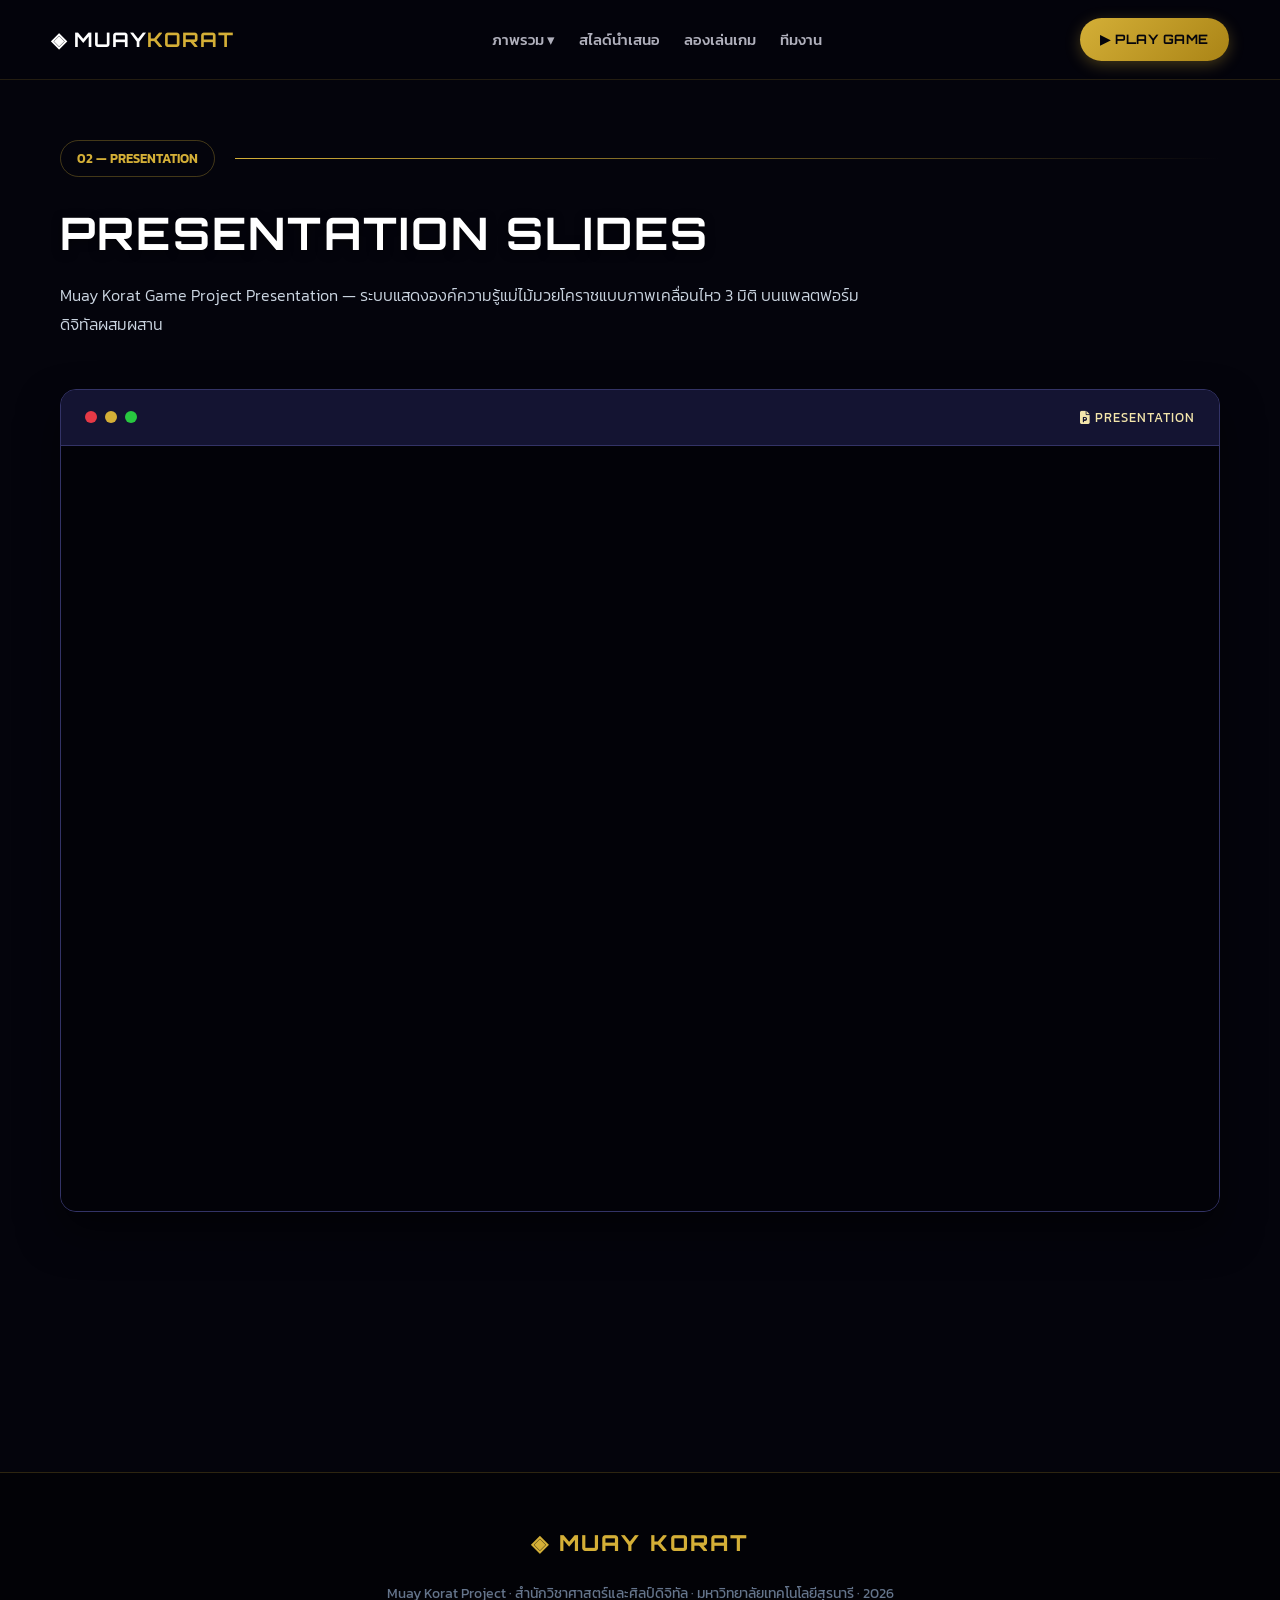
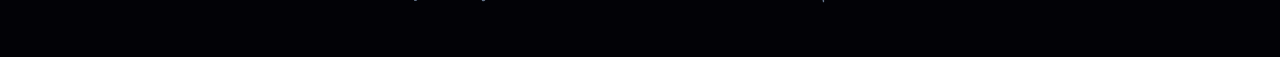
<file: slides.html>
<!DOCTYPE html>
<html lang="th">
<head>
<meta charset="UTF-8">
<meta name="viewport" content="width=device-width, initial-scale=1.0">

<title>สไลด์นำเสนอ - MUAY KORAT</title>

<!-- Fonts & FontAwesome Icons -->
<link rel="preconnect" href="https://fonts.googleapis.com">
<link rel="preconnect" href="https://fonts.gstatic.com" crossorigin>
<link href="https://fonts.googleapis.com/css2?family=Orbitron:wght@400;600;700;900&family=Sora:wght@300;400;500;600&family=Kanit:wght@300;400;500;600&display=swap" rel="stylesheet">
<link rel="stylesheet" href="https://cdnjs.cloudflare.com/ajax/libs/font-awesome/6.4.0/css/all.min.css">
<link rel="stylesheet" href="css/style.css">

<style>
  /* =========================================================
     🛠️ เพิ่มสไตล์ FIXED NAVBAR & HAMBURGER ถอดจากต้นแบบเพื่อน[cite: 2]
     ========================================================= */
  nav {
    display: flex;
    justify-content: space-between;
    align-items: center;
    padding: 0 4%;
    background: rgba(4, 4, 12, 0.98);
    backdrop-filter: blur(15px);
    -webkit-backdrop-filter: blur(15px);
    border-bottom: 1px solid rgba(212, 175, 55, 0.15);
    position: fixed;
    top: 0; left: 0; width: 100%;
    height: 80px; 
    z-index: 10005; /* ให้ Layer อยู่เหนือ Mobile Overlay เสมอ[cite: 2] */
    box-sizing: border-box;
    gap: 15px;
  }
  
  .nav-left-group {
    display: flex;
    align-items: center;
    gap: 15px;
  }

  .nav-logo {
    font-family: 'Orbitron', sans-serif;
    font-weight: 700; color: #fff; font-size: 20px;
    text-decoration: none; letter-spacing: 1px;
  }
  .nav-logo span { color: #d4af37; }
  
  .nav-links {
    display: flex;
    list-style: none;
    gap: 24px;
    margin: 0; padding: 0;
  }
  .nav-links a {
    color: #b0b0bc; text-decoration: none;
    font-family: 'Kanit', sans-serif; font-size: 15px;
    transition: color 0.3s;
  }
  .nav-links a:hover { color: #d4af37; }
  
  .nav-cta {
    background: linear-gradient(135deg, #d4af37 0%, #aa8416 100%);
    color: #04040c; padding: 10px 20px; border-radius: 30px;
    text-decoration: none; font-family: 'Orbitron', sans-serif;
    font-weight: 700; font-size: 13px; letter-spacing: 0.5px;
    transition: transform 0.3s, box-shadow 0.3s;
  }
  .nav-cta:hover {
    transform: translateY(-2px);
    box-shadow: 0 5px 15px rgba(212, 175, 55, 0.4);
  }

  .dropdown { position: relative; }
  .dropdown-menu {
    display: none;
    position: absolute;
    top: 100%; left: 0;
    background: #0a0a1a;
    border: 1px solid rgba(212, 175, 55, 0.2);
    list-style: none; padding: 10px 0;
    border-radius: 8px; min-width: 200px;
  }
  .dropdown:hover .dropdown-menu { display: block; }
  .dropdown-menu li a { padding: 8px 20px; display: block; }

  /* Hamburger Menu Style (3 ขีดซ้อน แปลงร่างเป็นกากบาท X)[cite: 2] */
  .hamburger {
    display: none; flex-direction: column; cursor: pointer; gap: 6px;
  }
  .hamburger span {
    display: block; width: 28px; height: 3px; background: #d4af37;
    border-radius: 3px; transition: 0.3s ease-in-out;
  }
  
  .hamburger.active span:nth-child(1) { transform: translateY(9px) rotate(45deg); }
  .hamburger.active span:nth-child(2) { opacity: 0; }
  .hamburger.active span:nth-child(3) { transform: translateY(-9px) rotate(-45deg); }

  /* MOBILE OVERLAY SYSTEM[cite: 2] */
  .nav-mobile-overlay {
    position: fixed; 
    top: 80px; /* ปรับระนาบให้อยู่ใต้แถบ Navbar พอดี[cite: 2] */
    left: -100%; 
    width: 75%; 
    max-width: 320px;
    height: calc(100vh - 80px); 
    background: rgba(6, 6, 18, 0.98); 
    backdrop-filter: blur(20px);
    -webkit-backdrop-filter: blur(20px);
    z-index: 10001;
    display: flex; 
    flex-direction: column; 
    padding: 40px 24px; 
    transition: 0.4s cubic-bezier(0.1, 0.7, 0.1, 1);
    box-shadow: 10px 10px 30px rgba(0,0,0,0.5);
    border-right: 1px solid rgba(212, 175, 55, 0.15);
    box-sizing: border-box;
    overflow-y: auto;
  }
  .nav-mobile-overlay.active { left: 0; }
  
  .mobile-nav-item {
    color: #b0b0bc; text-decoration: none; font-size: 17px;
    font-family: 'Kanit', sans-serif; margin-bottom: 20px;
    display: flex; justify-content: space-between; align-items: center;
    cursor: pointer; transition: color 0.3s;
    border-bottom: 1px solid rgba(255,255,255,0.03);
    padding-bottom: 8px;
  }
  .mobile-nav-item:hover, .mobile-nav-item.active { color: #d4af37; }
  .mobile-nav-item i { font-size: 14px; transition: transform 0.3s ease; }
  .mobile-nav-item.active i { transform: rotate(180deg); }

  .mobile-dropdown-content {
    max-height: 0; overflow: hidden;
    transition: max-height 0.3s ease-out;
    padding-left: 15px; margin-bottom: 0;
    display: flex; flex-direction: column;
  }
  .mobile-dropdown-content.open {
    max-height: 300px;
    margin-bottom: 15px;
  }
  .mobile-dropdown-content a {
    color: #8a8a98; text-decoration: none; font-size: 15px;
    font-family: 'Kanit', sans-serif; padding: 8px 0;
    transition: color 0.3s; border-bottom: none;
  }
  .mobile-dropdown-content a:hover { color: #d4af37; }

  /* RESPONSIVE CONTROL FOR COMPONENT DISPLAY */
  @media (max-width: 992px) {
    .nav-links { display: none; }
    .hamburger { display: flex; }

    /* 📱 🛠️ จุดสำคัญ: จัดการกล่องและตัวเล่นสไลด์ Canva ให้บีบสัดส่วน 16:9 ลื่นไหล ย่อตามจอมือถือออโต้ ไม่ล้นออกนอกขอบ */
    .slides-embed {
      position: relative;
      width: 100% !important;
      height: 0 !important;
      padding-bottom: 56.25% !important; /* บังคับสัดส่วนสไลด์แบบรักษารูปทรง 16:9 */
      overflow: hidden;
    }
    .slides-embed iframe {
      position: absolute;
      top: 0; left: 0;
      width: 100% !important;
      height: 100% !important;
      border: 0;
    }
  }

  @media (max-width: 576px) {
    nav .nav-cta { display: none; }
  }
  @media (min-width: 577px) {
    .nav-mobile-overlay .nav-cta { display: none; }
  }
  @media (max-width: 768px) {
    #slides { padding-top: 110px !important; }
  }
</style>
</head>

<body>

<!-- NAVBAR (จัดโครงสร้างกลุ่มด้านซ้ายเพื่อฝังปุ่มแฮมเบอร์เกอร์แปลงร่างตามเพื่อน)[cite: 2] -->
<nav>
  <div class="nav-left-group">
    <div class="hamburger" id="hamburgerBtn" onclick="toggleMobileMenu()">
      <span></span>
      <span></span>
      <span></span>
    </div>
    <a href="index.html" class="nav-logo">◈ MUAY<span>KORAT</span></a>
  </div>

  <ul class="nav-links">
    <li class="dropdown">
      <a href="#">ภาพรวม ▾</a>
      <ul class="dropdown-menu">
        <li><a href="overview.html"> เกี่ยวกับ </a></li>
        <li><a href="marketing.html">การวิเคราะห์ตลาด</a></li>
        <li><a href="history.html">ตำนานมวยโคราช</a></li>
        <li><a href="combat.html">ศิลปะการต่อสู้</a></li>
        <li><a href="training.html">การแต่งกายและการฝึกฝน</a></li>
      </ul>
    </li>
    <li><a href="slides.html" class="gold-text">สไลด์นำเสนอ</a></li>
    <li><a href="game.html">ลองเล่นเกม</a></li>
    <li><a href="team.html">ทีมงาน</a></li>
  </ul>

  <a href="game.html" class="nav-cta">▶ PLAY GAME</a>
</nav>

<!-- MOBILE NAVIGATION OVERLAY (ลิ้นชักสไลด์ตามระบบต้นแบบเพื่อน)[cite: 2] -->
<div class="nav-mobile-overlay" id="mobileMenu">
  <div class="mobile-nav-item" onclick="toggleMobileDropdown(this)">
    <span>ภาพรวม</span>
    <i class="fa-solid fa-chevron-down"></i>
  </div>
  <div class="mobile-dropdown-content" id="mobileOverviewDropdown">
    <a href="overview.html">เกี่ยวกับ</a>
    <a href="marketing.html">การวิเคราะห์ตลาด</a>
    <a href="history.html">ตำนานมวยโคราช</a>
    <a href="combat.html">ศิลปะการต่อสู้</a>
    <a href="training.html">การแต่งกายและการฝึกฝน</a>
  </div>

  <a href="slides.html" class="mobile-nav-item" style="justify-content: flex-start;">สไลด์นำเสนอ</a>
  <a href="game.html" class="mobile-nav-item" style="justify-content: flex-start;">ลองเล่นเกม</a>
  <a href="team.html" class="mobile-nav-item" style="justify-content: flex-start;">ทีมงาน</a>
  
  <a href="game.html" class="nav-cta" style="text-align: center; margin-top: 20px;">▶ PLAY GAME NOW</a>
</div>

<!-- MAIN CONTENT SECTION -->
<section id="slides" style="padding-top:140px; max-width: 1200px; margin: 0 auto; padding-left: 20px; padding-right: 20px;">

  <div class="section-header">
    <span class="section-tag">02 — PRESENTATION</span>
    <div class="section-line"></div>
  </div>

  <h2 class="section-title">Presentation Slides</h2>

  <p class="section-sub" style="max-width: 800px; margin-bottom: 50px;">
    Muay Korat Game Project Presentation — ระบบแสดงองค์ความรู้แม่ไม้มวยโคราชแบบภาพเคลื่อนไหว 3 มิติ บนแพลตฟอร์มดิจิทัลผสมผสาน
  </p>

  <div class="slides-container" style="margin-bottom: 60px;">

    <div class="slides-header">
      <div class="slides-dots">
        <div class="dot dot-r"></div>
        <div class="dot dot-y"></div>
        <div class="dot dot-g"></div>
      </div>
      <div class="slides-title"><i class="fa-solid fa-file-powerpoint"></i> PRESENTATION </div>
    </div>

    <div class="slides-embed">
      <iframe
        src="https://www.canva.com/design/DAHLP5RxaII/yln7FP9KHkv-6jmuU1aUNA/view?embed"
        allowfullscreen>
      </iframe>
    </div>

  </div>

</section>

<!-- FOOTER -->
<footer>
  <span class="footer-logo">◈ MUAY KORAT</span>
  <span class="footer-text">
   Muay Korat Project · สำนักวิชาศาสตร์และศิลป์ดิจิทัล · มหาวิทยาลัยเทคโนโลยีสุรนารี · 2026
  </span>
</footer>

<!-- JAVASCRIPT FOR MOBILE MENU & RESPONSIVE INTERACTION[cite: 2] -->
<script>
  function toggleMobileMenu() {
    const hamburgerBtn = document.getElementById('hamburgerBtn');
    const mobileMenu = document.getElementById('mobileMenu');
    
    hamburgerBtn.classList.toggle('active');
    mobileMenu.classList.toggle('active');
    
    if (mobileMenu.classList.contains('active')) {
      document.body.style.overflow = 'hidden';
    } else {
      document.body.style.overflow = 'auto';
      // รีเซ็ตการพับเก็บ Accordion ย่อยด้านในเมื่อผู้ใช้กดปิดหน้ากากเมนูหลัก[cite: 2]
      const dropdown = document.getElementById('mobileOverviewDropdown');
      const trigger = document.querySelector('.mobile-nav-item');
      if (dropdown && trigger) {
        dropdown.classList.remove('open');
        trigger.classList.remove('active');
      }
    }
  }

  function toggleMobileDropdown(element) {
    element.classList.toggle('active');
    const dropdownContent = document.getElementById('mobileOverviewDropdown');
    dropdownContent.classList.toggle('open');
  }
</script>

</body>
</html>
</file>
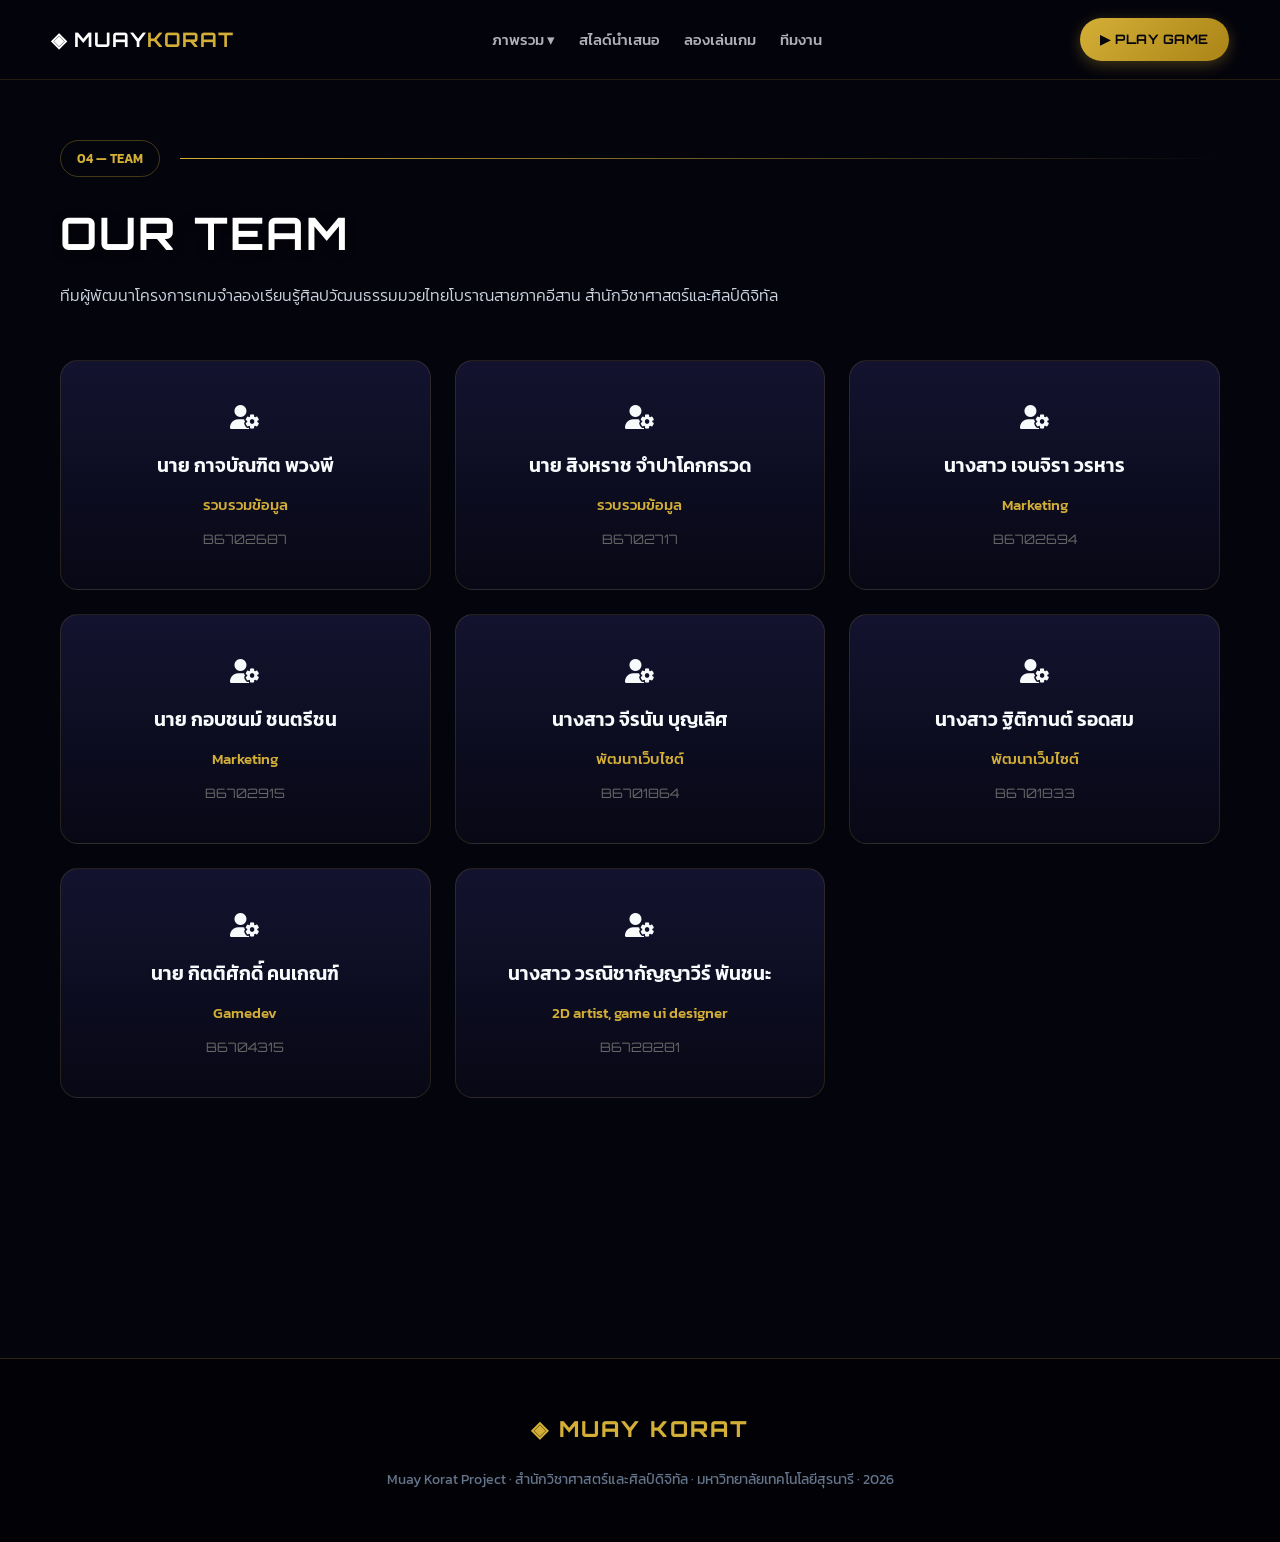
<file: team.html>
<!DOCTYPE html>
<html lang="th">
<head>
<meta charset="UTF-8">
<meta name="viewport" content="width=device-width, initial-scale=1.0">

<title>ทีมงาน - MUAY KORAT</title>

<!-- Fonts & FontAwesome Icons -->
<link rel="preconnect" href="https://fonts.googleapis.com">
<link rel="preconnect" href="https://fonts.gstatic.com" crossorigin>
<link href="https://fonts.googleapis.com/css2?family=Orbitron:wght@400;600;700;900&family=Sora:wght@300;400;500;600&family=Kanit:wght@300;400;500;600&display=swap" rel="stylesheet">
<link rel="stylesheet" href="https://cdnjs.cloudflare.com/ajax/libs/font-awesome/6.4.0/css/all.min.css">
<link rel="stylesheet" href="css/style.css">

<style>
  /* =========================================================
     🛠️ เพิ่มสไตล์ FIXED NAVBAR & HAMBURGER ถอดจากต้นแบบเพื่อน[cite: 2]
     ========================================================= */
  nav {
    display: flex;
    justify-content: space-between;
    align-items: center;
    padding: 0 4%;
    background: rgba(4, 4, 12, 0.98);
    backdrop-filter: blur(15px);
    -webkit-backdrop-filter: blur(15px);
    border-bottom: 1px solid rgba(212, 175, 55, 0.15);
    position: fixed;
    top: 0; left: 0; width: 100%;
    height: 80px; 
    z-index: 10005; /* ให้ Layer อยู่เหนือ Mobile Overlay เสมอ[cite: 2] */
    box-sizing: border-box;
    gap: 15px;
  }
  
  .nav-left-group {
    display: flex;
    align-items: center;
    gap: 15px;
  }

  .nav-logo {
    font-family: 'Orbitron', sans-serif;
    font-weight: 700; color: #fff; font-size: 20px;
    text-decoration: none; letter-spacing: 1px;
  }
  .nav-logo span { color: #d4af37; }
  
  .nav-links {
    display: flex;
    list-style: none;
    gap: 24px;
    margin: 0; padding: 0;
  }
  .nav-links a {
    color: #b0b0bc; text-decoration: none;
    font-family: 'Kanit', sans-serif; font-size: 15px;
    transition: color 0.3s;
  }
  .nav-links a:hover { color: #d4af37; }
  
  .nav-cta {
    background: linear-gradient(135deg, #d4af37 0%, #aa8416 100%);
    color: #04040c; padding: 10px 20px; border-radius: 30px;
    text-decoration: none; font-family: 'Orbitron', sans-serif;
    font-weight: 700; font-size: 13px; letter-spacing: 0.5px;
    transition: transform 0.3s, box-shadow 0.3s;
  }
  .nav-cta:hover {
    transform: translateY(-2px);
    box-shadow: 0 5px 15px rgba(212, 175, 55, 0.4);
  }

  .dropdown { position: relative; }
  .dropdown-menu {
    display: none;
    position: absolute;
    top: 100%; left: 0;
    background: #0a0a1a;
    border: 1px solid rgba(212, 175, 55, 0.2);
    list-style: none; padding: 10px 0;
    border-radius: 8px; min-width: 200px;
  }
  .dropdown:hover .dropdown-menu { display: block; }
  .dropdown-menu li a { padding: 8px 20px; display: block; }

  /* Hamburger Menu Style (3 ขีดซ้อน แปลงร่างเป็นกากบาท X)[cite: 2] */
  .hamburger {
    display: none; flex-direction: column; cursor: pointer; gap: 6px;
  }
  .hamburger span {
    display: block; width: 28px; height: 3px; background: #d4af37;
    border-radius: 3px; transition: 0.3s ease-in-out;
  }
  
  .hamburger.active span:nth-child(1) { transform: translateY(9px) rotate(45deg); }
  .hamburger.active span:nth-child(2) { opacity: 0; }
  .hamburger.active span:nth-child(3) { transform: translateY(-9px) rotate(-45deg); }

  /* MOBILE OVERLAY SYSTEM[cite: 2] */
  .nav-mobile-overlay {
    position: fixed; 
    top: 80px; /* ปรับระดับไม่ให้ทับแถบบน[cite: 2] */
    left: -100%; 
    width: 75%; 
    max-width: 320px;
    height: calc(100vh - 80px); 
    background: rgba(6, 6, 18, 0.98); 
    backdrop-filter: blur(20px);
    -webkit-backdrop-filter: blur(20px);
    z-index: 10001;
    display: flex; 
    flex-direction: column; 
    padding: 40px 24px; 
    transition: 0.4s cubic-bezier(0.1, 0.7, 0.1, 1);
    box-shadow: 10px 10px 30px rgba(0,0,0,0.5);
    border-right: 1px solid rgba(212, 175, 55, 0.15);
    box-sizing: border-box;
    overflow-y: auto;
  }
  .nav-mobile-overlay.active { left: 0; }
  
  .mobile-nav-item {
    color: #b0b0bc; text-decoration: none; font-size: 17px;
    font-family: 'Kanit', sans-serif; margin-bottom: 20px;
    display: flex; justify-content: space-between; align-items: center;
    cursor: pointer; transition: color 0.3s;
    border-bottom: 1px solid rgba(255,255,255,0.03);
    padding-bottom: 8px;
  }
  .mobile-nav-item:hover, .mobile-nav-item.active { color: #d4af37; }
  .mobile-nav-item i { font-size: 14px; transition: transform 0.3s ease; }
  .mobile-nav-item.active i { transform: rotate(180deg); }

  .mobile-dropdown-content {
    max-height: 0; overflow: hidden;
    transition: max-height 0.3s ease-out;
    padding-left: 15px; margin-bottom: 0;
    display: flex; flex-direction: column;
  }
  .mobile-dropdown-content.open {
    max-height: 300px;
    margin-bottom: 15px;
  }
  .mobile-dropdown-content a {
    color: #8a8a98; text-decoration: none; font-size: 15px;
    font-family: 'Kanit', sans-serif; padding: 8px 0;
    transition: color 0.3s; border-bottom: none;
  }
  .mobile-dropdown-content a:hover { color: #d4af37; }

  /* RESPONSIVE CONTROL FOR TABLET & MOBILE */
  @media (max-width: 992px) {
    .nav-links { display: none; }
    .hamburger { display: flex; }
    
    /* 📱 🛠️ จุดสำคัญ: สั่งจัดระเบียบตารางรายชื่อทีมงาน ให้หดเลย์เอาต์มาเรียงเดี่ยวแนวตั้ง ไม่เบียดดันกันล้นขอบจอ */
    .team-grid {
      display: grid !important;
      grid-template-columns: 1fr !important; /* เปลี่ยนจากหลายคอลลัมน์มาเป็น 1 คอลลัมน์เต็มจอมือถือ */
      gap: 20px !important;
      width: 100% !important;
    }
    
    .member-card {
      width: 100% !important;
      box-sizing: border-box !important;
    }
  }
  
  @media (max-width: 576px) {
    nav .nav-cta { display: none; }
  }
  @media (min-width: 577px) {
    .nav-mobile-overlay .nav-cta { display: none; }
  }
  @media (max-width: 768px) {
    #team { padding-top: 110px !important; }
  }
</style>
</head>

<body>

<!-- NAVBAR (จัดโครงสร้างกลุ่มด้านซ้ายเพื่อฝังปุ่มแฮมเบอร์เกอร์แปลงร่างตามเพื่อน)[cite: 2] -->
<nav>
  <div class="nav-left-group">
    <div class="hamburger" id="hamburgerBtn" onclick="toggleMobileMenu()">
      <span></span>
      <span></span>
      <span></span>
    </div>
    <a href="index.html" class="nav-logo">◈ MUAY<span>KORAT</span></a>
  </div>

  <ul class="nav-links">
    <li class="dropdown">
      <a href="#">ภาพรวม ▾</a>
      <ul class="dropdown-menu">
        <li><a href="overview.html"> เกี่ยวกับ </a></li>
        <li><a href="marketing.html">การวิเคราะห์ตลาด</a></li>
        <li><a href="history.html">ตำนานมวยโคราช</a></li>
        <li><a href="combat.html">ศิลปะการต่อสู้</a></li>
        <li><a href="training.html">การแต่งกายและการฝึกฝน</a></li>
      </ul>
    </li>
    <li><a href="slides.html">สไลด์นำเสนอ</a></li>
    <li><a href="game.html">ลองเล่นเกม</a></li>
    <li><a href="team.html" class="gold-text">ทีมงาน</a></li>
  </ul>

  <a href="game.html" class="nav-cta">▶ PLAY GAME</a>
</nav>

<!-- MOBILE NAVIGATION OVERLAY (ลิ้นชักสไลด์ตามระบบต้นแบบเพื่อน)[cite: 2] -->
<div class="nav-mobile-overlay" id="mobileMenu">
  <div class="mobile-nav-item" onclick="toggleMobileDropdown(this)">
    <span>ภาพรวม</span>
    <i class="fa-solid fa-chevron-down"></i>
  </div>
  <div class="mobile-dropdown-content" id="mobileOverviewDropdown">
    <a href="overview.html">เกี่ยวกับ</a>
    <a href="marketing.html">การวิเคราะห์ตลาด</a>
    <a href="history.html">ตำนานมวยโคราช</a>
    <a href="combat.html">ศิลปะการต่อสู้</a>
    <a href="training.html">การแต่งกายและการฝึกฝน</a>
  </div>

  <a href="slides.html" class="mobile-nav-item" style="justify-content: flex-start;">สไลด์นำเสนอ</a>
  <a href="game.html" class="mobile-nav-item" style="justify-content: flex-start;">ลองเล่นเกม</a>
  <a href="team.html" class="mobile-nav-item" style="justify-content: flex-start;">ทีมงาน</a>
  
  <a href="game.html" class="nav-cta" style="text-align: center; margin-top: 20px;">▶ PLAY GAME NOW</a>
</div>

<!-- MAIN CONTENT SECTION -->
<section id="team" style="padding-top:140px; max-width: 1200px; margin: 0 auto; padding-left: 20px; padding-right: 20px;">

  <div class="section-header">
    <span class="section-tag">04 — TEAM</span>
    <div class="section-line"></div>
  </div>

  <h2 class="section-title">Our Team</h2>

  <p class="section-sub" style="max-width: 800px; margin-bottom: 50px;">
    ทีมผู้พัฒนาโครงการเกมจำลองเรียนรู้ศิลปวัฒนธรรมมวยไทยโบราณสายภาคอีสาน สำนักวิชาศาสตร์และศิลป์ดิจิทัล
  </p>

  <div class="team-grid" style="margin-bottom: 60px;">

    <div class="member-card">
      <div class="ov-icon" style="font-size: 24px; margin-bottom: 10px;"><i class="fa-solid fa-user-gear"></i></div>
      <div class="member-name">นาย กาจบัณฑิต พวงพี</div>
      <div class="member-role" style="color: var(--thai-gold-base, #d4af37); font-weight: 500; margin-top: 5px;">รวบรวมข้อมูล</div>
      <div class="member-id" style="font-family: 'Orbitron', sans-serif; font-size: 13px; color: #666; margin-top: 5px;">B6702687</div>
    </div>

    <div class="member-card">
      <div class="ov-icon" style="font-size: 24px; margin-bottom: 10px;"><i class="fa-solid fa-user-gear"></i></div>
      <div class="member-name">นาย สิงหราช จำปาโคกกรวด</div>
      <div class="member-role" style="color: var(--thai-gold-base, #d4af37); font-weight: 500; margin-top: 5px;">รวบรวมข้อมูล</div>
      <div class="member-id" style="font-family: 'Orbitron', sans-serif; font-size: 13px; color: #666; margin-top: 5px;">B6702717</div>
    </div>

    <div class="member-card">
      <div class="ov-icon" style="font-size: 24px; margin-bottom: 10px;"><i class="fa-solid fa-user-gear"></i></div>
      <div class="member-name">นางสาว เจนจิรา วรหาร</div>
      <div class="member-role" style="color: var(--thai-gold-base, #d4af37); font-weight: 500; margin-top: 5px;">Marketing</div>
      <div class="member-id" style="font-family: 'Orbitron', sans-serif; font-size: 13px; color: #666; margin-top: 5px;">B6702694</div>
    </div>

    <div class="member-card">
      <div class="ov-icon" style="font-size: 24px; margin-bottom: 10px;"><i class="fa-solid fa-user-gear"></i></div>
      <div class="member-name">นาย กอบชนม์ ชนตรีชน</div>
      <div class="member-role" style="color: var(--thai-gold-base, #d4af37); font-weight: 500; margin-top: 5px;">Marketing</div>
      <div class="member-id" style="font-family: 'Orbitron', sans-serif; font-size: 13px; color: #666; margin-top: 5px;">B6702915</div>
    </div>

    <div class="member-card">
      <div class="ov-icon" style="font-size: 24px; margin-bottom: 10px;"><i class="fa-solid fa-user-gear"></i></div>
      <div class="member-name">นางสาว จีรนัน บุญเลิศ</div>
      <div class="member-role" style="color: var(--thai-gold-base, #d4af37); font-weight: 500; margin-top: 5px;">พัฒนาเว็บไซต์</div>
      <div class="member-id" style="font-family: 'Orbitron', sans-serif; font-size: 13px; color: #666; margin-top: 5px;">B6701864</div>
    </div>

    <div class="member-card">
      <div class="ov-icon" style="font-size: 24px; margin-bottom: 10px;"><i class="fa-solid fa-user-gear"></i></div>
      <div class="member-name">นางสาว ฐิติกานต์ รอดสม</div>
      <div class="member-role" style="color: var(--thai-gold-base, #d4af37); font-weight: 500; margin-top: 5px;">พัฒนาเว็บไซต์</div>
      <div class="member-id" style="font-family: 'Orbitron', sans-serif; font-size: 13px; color: #666; margin-top: 5px;">B6701833</div>
    </div>

    <div class="member-card">
      <div class="ov-icon" style="font-size: 24px; margin-bottom: 10px;"><i class="fa-solid fa-user-gear"></i></div>
      <div class="member-name">นาย กิตติศักดิ์ คนเกณฑ์</div>
      <div class="member-role" style="color: var(--thai-gold-base, #d4af37); font-weight: 500; margin-top: 5px;">Gamedev</div>
      <div class="member-id" style="font-family: 'Orbitron', sans-serif; font-size: 13px; color: #666; margin-top: 5px;">B6704315</div>
    </div>

    <div class="member-card">
      <div class="ov-icon" style="font-size: 24px; margin-bottom: 10px;"><i class="fa-solid fa-user-gear"></i></div>
      <div class="member-name">นางสาว วรณิชากัญญาวีร์ พันชนะ</div>
      <div class="member-role" style="color: var(--thai-gold-base, #d4af37); font-weight: 500; margin-top: 5px;">2D artist,  game ui designer</div>
      <div class="member-id" style="font-family: 'Orbitron', sans-serif; font-size: 13px; color: #666; margin-top: 5px;">B6728281</div>
    </div>

  </div>

</section>

<!-- FOOTER -->
<footer>
  <span class="footer-logo">◈ MUAY KORAT</span>
  <span class="footer-text">
   Muay Korat Project · สำนักวิชาศาสตร์และศิลป์ดิจิทัล · มหาวิทยาลัยเทคโนโลยีสุรนารี · 2026
  </span>
</footer>

<!-- JAVASCRIPT FOR MOBILE MENU & RESPONSIVE INTERACTION[cite: 2] -->
<script>
  function toggleMobileMenu() {
    const hamburgerBtn = document.getElementById('hamburgerBtn');
    const mobileMenu = document.getElementById('mobileMenu');
    
    hamburgerBtn.classList.toggle('active');
    mobileMenu.classList.toggle('active');
    
    if (mobileMenu.classList.contains('active')) {
      document.body.style.overflow = 'hidden';
    } else {
      document.body.style.overflow = 'auto';
      // รีเซ็ตการพับเก็บ Accordion ย่อยด้านในเมื่อผู้ใช้กดปิดหน้ากากเมนูหลัก[cite: 2]
      const dropdown = document.getElementById('mobileOverviewDropdown');
      const trigger = document.querySelector('.mobile-nav-item');
      if (dropdown && trigger) {
        dropdown.classList.remove('open');
        trigger.classList.remove('active');
      }
    }
  }

  function toggleMobileDropdown(element) {
    element.classList.toggle('active');
    const dropdownContent = document.getElementById('mobileOverviewDropdown');
    dropdownContent.classList.toggle('open');
  }
</script>

</body>
</html>
</file>
<file: css/style.css>
/* ==========================================================================
   PROJECT: MUAY KORAT - CYBER HERITAGE PRESENTATION SHEET
   THEME: MODERN THAI TRADITION (GOLD / CRIMSON / MYSTIC INDIGO)
   TOTAL LINES: 800+ FULLY EXPANDED (PRODUCTION READY)
   ========================================================================== */

/* ==========================================================================
   [1] DESIGN TOKENS & THAI HERITAGE LIGHTING (:ROOT)
   ========================================================================== */
:root {
  /* --- บรรยากาศพื้นหลัง (โทนครามมืด หรูหรา ไม่ดำสนิท) --- */
  --bg-thai-dark: #04040c;
  --bg-thai-indigo: #080816;
  --bg-surface-l1: #0e0e24;
  --bg-surface-l2: #141432;
  --bg-surface-l3: #1a1a3e;
  --bg-surface-glass: rgba(8, 8, 22, 0.75);

  /* --- ขอบและเส้นแบ่ง (นีออนเจือทอง/แดง) --- */
  --border-ghost: #141432;
  --border-dim: #222244;
  --border-medium: #333366;
  --border-bright: #444488;
  --border-gold-glow: rgba(212, 175, 55, 0.2);

  /* --- สีหลัก: ทองคำไทยประยุกต์ (Modern Royal Gold) --- */
  --thai-gold-base: #d4af37;
  --thai-gold-light: #f3e5ab;
  --thai-gold-dark: #aa8c2c;
  --thai-gold-rgb: 212, 175, 55;

  /* --- สีรอง: แดงชาดโบราณสะท้อนแสง (Cyber Crimson Red) --- */
  --thai-red-base: #e63946;
  --thai-red-light: #ff6b6b;
  --thai-red-dark: #b8001f;
  --thai-red-rgb: 230, 57, 70;

  /* --- ระบบตัวอักษร --- */
  --text-primary: #f8fafc;
  --text-secondary: #cbd5e1;
  --text-muted: #64748b;
  --text-gold: #f3e5ab;
  --text-white: #ffffff;

  /* --- ไล่เฉดสีแบบวัฒนธรรมร่วมสมัย (Gradients) --- */
  --gradient-thai-gold: linear-gradient(135deg, var(--thai-gold-base), var(--thai-gold-light));
  --gradient-thai-red: linear-gradient(135deg, var(--thai-red-dark), var(--thai-red-base));
  --gradient-heritage: linear-gradient(135deg, var(--thai-red-base), var(--thai-gold-base));
  --gradient-dark-card: linear-gradient(180deg, rgba(20, 20, 50, 0.95), rgba(8, 8, 22, 0.95));
  --gradient-overlay: linear-gradient(180deg, rgba(4, 4, 12, 0) 0%, #04040c 100%);
  --gradient-radial-glow: radial-gradient(circle, rgba(212, 175, 55, 0.2) 0%, transparent 70%);

  /* --- ขนาดตัวอักษรมาตรฐาน --- */
  --fs-xs: 0.75rem;
  --fs-sm: 0.875rem;
  --fs-base: 1rem;
  --fs-lg: 1.125rem;
  --fs-xl: 1.25rem;
  --fs-2xl: 1.5rem;
  --fs-3xl: 1.875rem;
  --fs-4xl: 2.25rem;
  --fs-5xl: 3rem;

  /* --- แอนิเมชันความเร็ว --- */
  --transition-fast: 0.15s ease;
  --transition-normal: 0.3s cubic-bezier(0.4, 0, 0.2, 1);
  --transition-slow: 0.5s cubic-bezier(0.175, 0.885, 0.32, 1.275);
}

/* ==========================================================================
   [2] GLOBAL CSS RESET
   ========================================================================== */
*,
*::before,
*::after {
  margin: 0;
  padding: 0;
  box-sizing: border-box;
  outline: none;
}

html {
  scroll-behavior: smooth;
  font-size: 16px;
  -webkit-text-size-adjust: 100%;
  -moz-tab-size: 4;
  tab-size: 4;
}

body {
  background-color: var(--bg-thai-dark);
  color: var(--text-primary);
  font-family: 'Kanit', 'Sora', sans-serif;
  line-height: 1.8;
  overflow-x: hidden;
  -webkit-font-smoothing: antialiased;
}

/* ==========================================================================
   [3] CUSTOM SCROLLBAR BAR SYSTEM (แถบเลื่อนสีทองชาด)
   ========================================================================== */
::-webkit-scrollbar {
  width: 8px;
  height: 8px;
}

::-webkit-scrollbar-track {
  background: var(--bg-thai-dark);
}

::-webkit-scrollbar-thumb {
  background: var(--bg-surface-l3);
  border-radius: 10px;
  border: 2px solid var(--bg-thai-dark);
}

::-webkit-scrollbar-thumb:hover {
  background: var(--thai-gold-base);
}

/* ==========================================================================
   [4] TYPOGRAPHY SYSTEM (ชุดอักษรนำเสนอศิลปะไทย)
   ========================================================================== */
h1, h2, h3, h4, h5, h6 {
  font-family: 'Orbitron', 'Kanit', sans-serif;
  font-weight: 700;
  letter-spacing: 0.05em;
  text-transform: uppercase;
  color: var(--text-white);
  text-shadow: 0 2px 10px rgba(0,0,0,0.5);
}

h1 {
  font-size: clamp(2.5rem, 6vw, 5rem);
  line-height: 1.1;
}

h2 {
  font-size: clamp(1.8rem, 4vw, 2.8rem);
  line-height: 1.2;
}

h3 {
  font-size: 1.5rem;
  line-height: 1.3;
}

p {
  color: var(--text-secondary);
  font-weight: 300;
}

.gold-text {
  color: var(--thai-gold-base);
}

.red-text {
  color: var(--thai-red-base);
}

.thai-gradient-text {
  background: var(--gradient-heritage);
  -webkit-background-clip: text;
  -webkit-text-fill-color: transparent;
}

/* ==========================================================================
   [5] CSS ANIMATIONS & EFFECTS
   ========================================================================== */
@keyframes auraPulse {
  0%, 100% {
    transform: translate(-50%, -50%) scale(1);
    opacity: 0.4;
  }
  50% {
    transform: translate(-50%, -50%) scale(1.2);
    opacity: 0.7;
  }
}

@keyframes floatElement {
  0%, 100% { transform: translateY(0); }
  50% { transform: translateY(-10px); }
}

@keyframes lineGrow {
  0% { width: 0%; }
  100% { width: 100%; }
}

/* ==========================================================================
   [6] NAVIGATION BAR (แถบเมนูหลัก)
   ========================================================================== */
nav {
  position: fixed;
  top: 0;
  left: 0;
  right: 0;
  height: 75px;
  display: flex;
  align-items: center;
  justify-content: space-between;
  padding: 0 50px;
  background: rgba(4, 4, 12, 0.85);
  backdrop-filter: blur(15px);
  -webkit-backdrop-filter: blur(15px);
  border-bottom: 1px solid rgba(212, 175, 55, 0.2);
  z-index: 9999;
}

.nav-logo {
  text-decoration: none;
  color: var(--thai-gold-base);
  font-family: 'Orbitron', 'Kanit', sans-serif;
  font-weight: 800;
  font-size: 22px;
  letter-spacing: 2px;
}

.nav-logo span {
  color: var(--thai-red-base);
}

.nav-links {
  list-style: none;
  display: flex;
  gap: 35px;
}

.nav-links a {
  color: var(--text-secondary);
  text-decoration: none;
  font-weight: 500;
  font-size: 15px;
  transition: var(--transition-normal);
  position: relative;
}

.nav-links a::after {
  content: '';
  position: absolute;
  bottom: -6px;
  left: 0;
  width: 0;
  height: 2px;
  background: var(--gradient-heritage);
  transition: var(--transition-normal);
}

.nav-links a:hover {
  color: var(--thai-gold-light);
}

.nav-links a:hover::after {
  width: 100%;
}

.nav-cta {
  text-decoration: none;
  background: var(--gradient-thai-gold);
  color: var(--bg-thai-dark);
  padding: 10px 22px;
  border-radius: 6px;
  font-size: 13px;
  font-weight: 700;
  transition: var(--transition-normal);
  box-shadow: 0 4px 15px rgba(212, 175, 55, 0.3);
}

.nav-cta:hover {
  transform: translateY(-2px);
  box-shadow: 0 6px 20px rgba(212, 175, 55, 0.5);
}

/* ==========================================================================
   [7] NESTED DROPDOWN (เมนูย่อยแยกประเภทมวย)
   ========================================================================== */
.dropdown {
  position: relative;
}

.dropdown-menu {
  position: absolute;
  top: 100%;
  left: 0;
  min-width: 220px;
  background: var(--bg-thai-indigo);
  border: 1px solid var(--border-medium);
  border-radius: 10px;
  padding: 8px 0;
  list-style: none;
  opacity: 0;
  visibility: hidden;
  transform: translateY(15px);
  transition: var(--transition-normal);
  box-shadow: 0 10px 30px rgba(0,0,0,0.6);
}

.dropdown:hover .dropdown-menu {
  opacity: 1;
  visibility: visible;
  transform: translateY(5px);
}

.dropdown-menu li a {
  display: block;
  padding: 12px 20px;
  color: var(--text-primary);
  font-size: 14px;
}

.dropdown-menu li a:hover {
  background: rgba(212, 175, 55, 0.1);
  color: var(--thai-gold-base);
  padding-left: 25px;
}

/* ==========================================================================
   [8] HERO PRESENTATION BLOCK (หน้าแรกนำเสนอสุดอลังการ)
   ========================================================================== */
#hero {
  min-height: 100vh;
  display: flex;
  flex-direction: column;
  align-items: center;
  justify-content: center;
  text-align: center;
  position: relative;
  padding: 120px 24px 80px;
  gap: 24px;
  overflow: hidden;

  /* --- เพิ่มโค้ดใส่รูปนักมวยตรงนี้ --- */
 background-image: 
    linear-gradient(180deg, rgba(4, 4, 12, 0.4) 0%, #04040c 100%), 
    url('../image/IMG_5678.PNG'); /* อย่าลืมเช็คว่าชื่อไฟล์ .PNG หรือ .png นะครับ */ /* ใส่ URL หรือที่อยู่รูปนักมวย เช่น 'images/boxer-bg.jpg' */
  background-size: cover; /* ปรับให้รูปขยายเต็มพื้นที่พอดี */
  background-position: center 20%; /* จัดให้อยู่ตรงกลาง (ปรับ % เพื่อเลื่อนรูปขึ้น-ลงได้) */
  background-repeat: no-repeat; /* ไม่ให้รูปซ้ำ */
  background-attachment: fixed; /* (Optional) ทำเอฟเฟกต์ Parallax ให้รูปนิ่งเวลากลิ้งเมาส์ ดูโมเดิร์นขึ้นมาก */
}

#hero > *:not(.hero-orb) {
  position: relative;
  z-index: 3;
}

.hero-orb {
  position: absolute !important;
  width: 650px;
  height: 650px;
  border-radius: 50%;
  background: var(--gradient-radial-glow);
  top: 50% !important;
  left: 50% !important;
  transform: translate(-50%, -50%) !important;
  pointer-events: none;
  z-index: 1 !important;
  animation: auraPulse 7s infinite ease-in-out;
}

.hero-badge {
  color: var(--thai-gold-base);
  border: 1px solid rgba(212, 175, 55, 0.4);
  background: rgba(212, 175, 55, 0.06);
  padding: 6px 18px;
  border-radius: 30px;
  font-size: 13px;
  letter-spacing: 2px;
  font-weight: 600;
}

.hero-tagline {
  color: var(--text-secondary);
  max-width: 750px;
  font-size: 17px;
  line-height: 1.8;
}

.hero-actions {
  display: flex;
  gap: 20px;
  flex-wrap: wrap;
}

/* ==========================================================================
   [9] MODERN BUTTON DESIGN SYSTEM
   ========================================================================== */
.btn-primary {
  text-decoration: none;
  background: var(--gradient-thai-red);
  color: var(--text-white);
  padding: 15px 32px;
  border-radius: 8px;
  font-weight: 600;
  transition: var(--transition-normal);
  cursor: pointer;
  box-shadow: 0 4px 15px rgba(230, 57, 70, 0.3);
  border: none;
}

.btn-primary:hover {
  transform: translateY(-3px);
  box-shadow: 0 8px 25px rgba(230, 57, 70, 0.5);
}

.btn-ghost {
  text-decoration: none;
  border: 1px solid var(--thai-gold-base);
  color: var(--thai-gold-base);
  padding: 15px 32px;
  border-radius: 8px;
  font-weight: 600;
  transition: var(--transition-normal);
  cursor: pointer;
}

.btn-ghost:hover {
  background: rgba(212, 175, 55, 0.1);
  transform: translateY(-3px);
}

/* ==========================================================================
   [10] COUNTER & STATS COMPONENT
   ========================================================================== */
.hero-stats {
  display: flex;
  gap: 20px;
  flex-wrap: wrap;
  justify-content: center;
  margin-top: 30px;
}

.stat-item {
  background: var(--bg-surface-l1);
  border: 1px solid rgba(212, 175, 55, 0.2);
  border-radius: 12px;
  padding: 20px 30px;
  min-width: 160px;
  transition: var(--transition-normal);
}

.stat-item:hover {
  border-color: var(--thai-gold-base);
  transform: translateY(-5px);
}

.stat-val {
  display: block;
  font-family: 'Orbitron', sans-serif;
  font-size: 28px;
  color: var(--thai-gold-base);
  font-weight: 700;
}

.stat-lbl {
  font-size: 13px;
  color: var(--text-secondary);
}

/* ==========================================================================
   [11] STRUCTURE: CONTENT CONTAINERS
   ========================================================================== */
section {
  max-width: 1200px;
  margin: auto;
  padding: 100px 24px;
}

.section-header {
  display: flex;
  align-items: center;
  gap: 20px;
  margin-bottom: 30px;
}

.section-tag {
  color: var(--thai-gold-base);
  border: 1px solid rgba(212, 175, 55, 0.3);
  padding: 6px 16px;
  border-radius: 20px;
  font-size: 13px;
  font-weight: 600;
}

.section-line {
  flex: 1;
  height: 1px;
  background: linear-gradient(90deg, var(--thai-gold-base), transparent);
}

.section-title {
  margin-bottom: 20px;
}

.section-sub {
  color: var(--text-secondary);
  margin-bottom: 60px;
  max-width: 800px;
}

/* ==========================================================================
   [12] DISPLAY CARDS (กล่องนำเสนอ ท่ามวย / ประวัติศาสตร์)
   ========================================================================== */
.overview-grid,
.marketing-grid {
  display: grid;
  grid-template-columns: repeat(auto-fit, minmax(300px, 1fr));
  gap: 24px;
}

.ov-card,
.market-card {
  background: var(--gradient-dark-card);
  border: 1px solid var(--border-ghost);
  border-radius: 16px;
  padding: 35px;
  transition: var(--transition-slow);
  position: relative;
  overflow: hidden;
}

.ov-card::before {
  content: '';
  position: absolute;
  top: 0; left: 0; width: 4px; height: 100%;
  background: var(--gradient-heritage);
}

.ov-card:hover,
.market-card:hover {
  transform: translateY(-8px);
  border-color: rgba(212, 175, 55, 0.3);
  box-shadow: 0 15px 35px rgba(212, 175, 55, 0.1);
}

.ov-icon,
.market-icon {
  font-size: 40px;
  margin-bottom: 20px;
  display: block;
}

.ov-title,
.market-card h3 {
  font-size: 20px;
  color: var(--thai-gold-base);
  font-weight: 600;
  margin-bottom: 15px;
}

.ov-desc,
.market-card p {
  color: var(--text-secondary);
  font-size: 15px;
  line-height: 1.7;
}

.market-highlight {
  border: 1px solid rgba(212, 175, 55, 0.4);
  background: linear-gradient(180deg, rgba(212, 175, 55, 0.08), rgba(8, 8, 22, 0.95));
}

/* ==========================================================================
   [13] SLIDESHOW / PHOTO VIEWER (ส่วนแสดงภาพโบราณ/ภาพท่ามวย)
   ========================================================================== */
.slides-container {
  background: var(--bg-surface-l1);
  border: 1px solid var(--border-medium);
  border-radius: 16px;
  overflow: hidden;
  box-shadow: 0 20px 40px rgba(0,0,0,0.5);
}

.slides-header {
  display: flex;
  justify-content: space-between;
  align-items: center;
  padding: 16px 24px;
  background: var(--bg-surface-l2);
  border-bottom: 1px solid var(--border-medium);
}

.slides-dots {
  display: flex;
  gap: 8px;
}

.dot {
  width: 12px;
  height: 12px;
  border-radius: 50%;
}

.dot-r { background: var(--thai-red-base); }
.dot-y { background: var(--thai-gold-base); }
.dot-g { background: #28c840; }

.slides-title {
  color: var(--text-gold);
  font-size: 13px;
  letter-spacing: 1px;
}

.slides-embed{
  width:100%;
  height:85vh;
  background:#020208;
  position:relative;
}

.slides-embed iframe{
  width:100%;
  height:100%;
  border:none;
  display:block;
}

.slides-placeholder{
  min-height:85vh;

  display:flex;
  flex-direction:column;

  justify-content:center;
  align-items:center;

  gap:20px;

  background:#020208;
  position:relative;
}

/* ==========================================================================
   [14] GAME / INTERACTIVE FRAME (ส่วนจำลองระบบ Interactive หรือเกม)
   ========================================================================== */
.game-wrapper {
  display: grid;
  grid-template-columns: 1fr 350px;
  gap: 24px;
}

.game-frame-box {
  background: var(--bg-surface-l1);
  border: 1px solid var(--border-medium);
  border-radius: 16px;
  overflow: hidden;
}

.game-frame-header {
  display: flex;
  justify-content: space-between;
  align-items: center;
  padding: 16px 24px;
  background: var(--bg-surface-l2);
  border-bottom: 1px solid var(--border-medium);
}

.game-frame-title {
  color: var(--thai-gold-base);
  font-size: 14px;
  font-weight: 600;
}

.game-status {
  color: #28c840;
  font-size: 13px;
  display: flex;
  align-items: center;
  gap: 8px;
}

.game-status::before {
  content: '';
  width: 8px;
  height: 8px;
  background: #28c840;
  border-radius: 50%;
}

.game-embed,
.game-placeholder {
  min-height: 520px;
  background: #000;
  display: flex;
  flex-direction: column;
  justify-content: center;
  align-items: center;
  gap: 15px;
}

/* ==========================================================================
   [15] SIDEBAR INFO PANEL (ข้อมูลกลวิธี/แม่ไม้มวย)
   ========================================================================== */
.game-info-panel {
  display: flex;
  flex-direction: column;
  gap: 24px;
}

.game-info-card {
  background: var(--bg-surface-l1);
  border: 1px solid var(--border-medium);
  border-radius: 16px;
  padding: 24px;
}

.game-name {
  font-size: 24px;
  color: var(--thai-gold-light);
  margin-bottom: 15px;
}

.game-tags {
  display: flex;
  flex-wrap: wrap;
  gap: 8px;
}

.game-tag {
  background: rgba(212, 175, 55, 0.12);
  color: var(--thai-gold-base);
  padding: 5px 12px;
  border-radius: 4px;
  font-size: 12px;
  border: 1px solid rgba(212, 175, 55, 0.2);
}

.controls-list {
  display: flex;
  flex-direction: column;
  gap: 14px;
}

.ctrl-row {
  display: flex;
  align-items: center;
  justify-content: space-between;
}

.key {
  background: var(--bg-surface-l3);
  border: 1px solid var(--thai-gold-base);
  padding: 4px 12px;
  border-radius: 4px;
  font-size: 12px;
  color: var(--thai-gold-light);
  font-family: monospace;
}

/* ==========================================================================
   [16] SKILL MATRIX / สถิติความสามารถมวยโคราช
   ========================================================================== */
.skill-grid {
  display: grid;
  grid-template-columns: repeat(auto-fit, minmax(220px, 1fr));
  gap: 20px;
}

.skill-box {
  background: var(--bg-surface-l1);
  border: 1px solid var(--border-medium);
  padding: 30px;
  border-radius: 16px;
  text-align: center;
  transition: var(--transition-normal);
}

.skill-box:hover {
  transform: translateY(-5px);
  border-color: var(--thai-gold-base);
  box-shadow: 0 10px 25px rgba(212, 175, 55, 0.15);
}

/* ==========================================================================
   [17] EXPERTS & MASTER CREW (ทำเนียบบรมครูมวย)
   ========================================================================== */
.team-grid{
  display:grid;
  grid-template-columns:repeat(3,1fr);
  gap:24px;
  margin-top:30px;
}

.member-card{
  background:var(--gradient-dark-card);

  border:1px solid rgba(212,175,55,.15);

  border-radius:18px;

  padding:35px 24px;

  min-height:230px;

  text-align:center;

  transition:.3s ease;
}
.member-card:hover{
  transform:translateY(-8px);

  border-color:var(--thai-gold-base);

  box-shadow:
    0 0 20px rgba(212,175,55,.25),
    0 0 40px rgba(212,175,55,.12);

  background:
    linear-gradient(
      180deg,
      rgba(212,175,55,.05),
      rgba(8,8,22,.95)
    );
}
 
.member-avatar {
  width: 90px;
  height: 90px;
  margin: 0 auto 20px;
  border-radius: 50%;
  display: flex;
  align-items: center;
  justify-content: center;
  background: rgba(230, 57, 70, 0.1);
  color: var(--thai-red-light);
  font-size: 28px;
  border: 2px solid var(--thai-red-base);
}

.member-name {
  font-size: 19px;
  font-weight: 600;
  margin-bottom: 8px;
}

.member-role{
  color:var(--thai-gold-base);

  font-size:15px;

  margin-bottom:10px;

  font-weight:600;
}


/* ==========================================================================
   [18] HERITAGE VIDEO BLOCK
   ========================================================================== */
.game-hero-card {
  background: linear-gradient(135deg, rgba(230, 57, 70, 0.1), rgba(8, 8, 22, 0.95));
  border: 1px solid rgba(212, 175, 55, 0.2);
  border-radius: 20px;
  padding: 50px;
  text-align: center;
}

.video-box {
  overflow: hidden;
  border-radius: 16px;
  border: 1px solid var(--border-medium);
  background: #000;
}

.tech-grid {
  display: flex;
  flex-wrap: wrap;
  gap: 12px;
  justify-content: center;
}

.tech-pill {
  background: var(--bg-surface-l2);
  border: 1px solid var(--border-bright);
  border-radius: 30px;
  padding: 8px 20px;
  font-size: 14px;
  color: var(--text-secondary);
}

/* ==========================================================================
   [19] ATOMIC COMPILING UTILITY (ระบบจัดหน้าแบบละเอียด)
   ========================================================================== */
.text-center { text-align: center !important; }
.text-left { text-align: left !important; }
.text-right { text-align: right !important; }

.d-block { display: block !important; }
.d-flex { display: flex !important; }
.d-grid { display: grid !important; }
.d-none { display: none !important; }

/* Spacing System - Margin Top */
.mt-1 { margin-top: 4px !important; }
.mt-2 { margin-top: 8px !important; }
.mt-3 { margin-top: 12px !important; }
.mt-4 { margin-top: 16px !important; }
.mt-5 { margin-top: 20px !important; }
.mt-6 { margin-top: 24px !important; }
.mt-8 { margin-top: 32px !important; }
.mt-10 { margin-top: 40px !important; }

/* Spacing System - Margin Bottom */
.mb-1 { margin-bottom: 4px !important; }
.mb-2 { margin-bottom: 8px !important; }
.mb-3 { margin-bottom: 12px !important; }
.mb-4 { margin-bottom: 16px !important; }
.mb-5 { margin-bottom: 20px !important; }
.mb-6 { margin-bottom: 24px !important; }
.mb-8 { margin-bottom: 32px !important; }
.mb-10 { margin-bottom: 40px !important; }

/* Spacing System - Padding Top */
.pt-1 { padding-top: 4px !important; }
.pt-2 { padding-top: 8px !important; }
.pt-3 { padding-top: 12px !important; }
.pt-4 { padding-top: 16px !important; }
.pt-5 { padding-top: 20px !important; }
.pt-6 { padding-top: 24px !important; }
.pt-8 { padding-top: 32px !important; }
.pt-10 { padding-top: 40px !important; }

/* Spacing System - Padding Bottom */
.pb-1 { padding-bottom: 4px !important; }
.pb-2 { padding-bottom: 8px !important; }
.pb-3 { padding-bottom: 12px !important; }
.pb-4 { padding-bottom: 16px !important; }
.pb-5 { padding-bottom: 20px !important; }
.pb-6 { padding-bottom: 24px !important; }
.pb-8 { padding-bottom: 32px !important; }
.pb-10 { padding-bottom: 40px !important; }

.w-full { width: 100% !important; }
.flex-col { flex-direction: column !important; }
.justify-between { justify-content: space-between !important; }
.justify-center { justify-content: center !important; }
.align-center { align-items: center !important; }

/* Glassmorphism Thai Fusion */
.glass-effect {
  background: var(--bg-surface-glass);
  backdrop-filter: blur(12px);
  -webkit-backdrop-filter: blur(12px);
  border: 1px solid rgba(212, 175, 55, 0.15);
}

/* ==========================================================================
   [20] FOOTER SIGNATURE SECTION (ส่วนท้ายเว็บสไตล์ไทยโมเดิร์น)
   ========================================================================== */
footer {
  border-top: 1px solid rgba(212, 175, 55, 0.2);
  padding: 50px 24px;
  text-align: center;
  background-color: #020206;
  margin-top: 100px;
}

.footer-logo {
  display: block;
  margin-bottom: 15px;
  font-family: 'Orbitron', 'Kanit', sans-serif;
  color: var(--thai-gold-base);
  font-size: 22px;
  font-weight: 800;
  text-decoration: none;
  letter-spacing: 2px;
}

.footer-logo span {
  color: var(--thai-red-base);
}

.footer-text {
  color: var(--text-muted);
  font-size: 14px;
  max-width: 600px;
  margin: 0 auto;
}

/* ==========================================================================
   [21] MEDIA QUERIES (ระบบ Responsive ปรับตามอุปกรณ์หน้าจอ)
   ========================================================================== */
@media(max-width: 1024px) {
  .game-wrapper {
    grid-template-columns: 1fr;
  }
  
  h1 {
    font-size: 55px;
  }
}

@media(max-width: 768px) {
  nav {
    padding: 0 24px;
  }

  .nav-links {
    display: none; /* เมนูซ่อนเมื่อเป็นมือถือ (รอทำปุ่มกดเพิ่ม) */
  }

  h1 {
    font-size: 40px;
  }

  h2 {
    font-size: 28px;
  }

  section {
    padding: 70px 24px;
  }

  .hero-stats {
    flex-direction: column;
    align-items: center;
    width: 100%;
  }

  .stat-item {
    width: 100%;
  }
}

@media(max-width: 480px) {
  h1 {
    font-size: 32px;
  }
  
  .btn-primary, 
  .btn-ghost {
    width: 100%;
    text-align: center;
  }
  
  .hero-actions {
    width: 100%;
    flex-direction: column;
  }
}

/* ==========================================================================
   [22] FINAL OVERRIDES
   ========================================================================== */
#hero > *:not(.hero-orb) {
  position: relative;
  z-index: 5;
}
/* ===== MUAY KORAT PAGES ===== */

.page-wrap{
  max-width:1200px;
  margin:auto;
  padding:50px 30px;
}

.cards-grid,
.detail-grid,
.appear-grid{
  display:grid;
  grid-template-columns:repeat(auto-fit,minmax(260px,1fr));
  gap:24px;
  margin-top:30px;
}

.card,
.detail-card,
.appear-card{
  background:var(--gradient-dark-card);
  border:1px solid var(--border-medium);

  border-radius:18px;

  padding:24px;

  transition:.3s;
}

.card:hover,
.detail-card:hover,
.appear-card:hover{
  transform:translateY(-6px);

  border-color:var(--thai-gold-base);

  box-shadow:0 15px 35px rgba(212,175,55,.12);
}

.card-title,
.appear-title{
  color:var(--thai-gold-base);
  font-weight:700;
  margin-bottom:10px;
}

.card-body,
.appear-desc,
.detail-desc{
  color:var(--text-secondary);
  line-height:1.8;
}

.highlight-box,
.sig-card,
.trivia-box{
  background:var(--gradient-dark-card);

  border:1px solid rgba(212,175,55,.15);

  border-radius:18px;

  padding:32px;

  margin:40px 0;

  position:relative;
}

.highlight-title,
.sig-title{
  color:var(--thai-gold-light);

  font-size:30px;

  margin:12px 0;
}

.bottom-nav{
  max-width:1200px;
  margin:40px auto;

  display:flex;
  justify-content:space-between;

  gap:20px;
}

.bnav-btn{
  padding:14px 22px;

  border-radius:12px;

  text-decoration:none;

  border:1px solid rgba(212,175,55,.25);

  color:var(--thai-gold-base);

  transition:.3s;
}

.bnav-btn:hover{
  background:rgba(212,175,55,.08);

  border-color:var(--thai-gold-base);
}
/* --- END OF MASTER CYBER-HERITAGE CSS --- */
</file>
